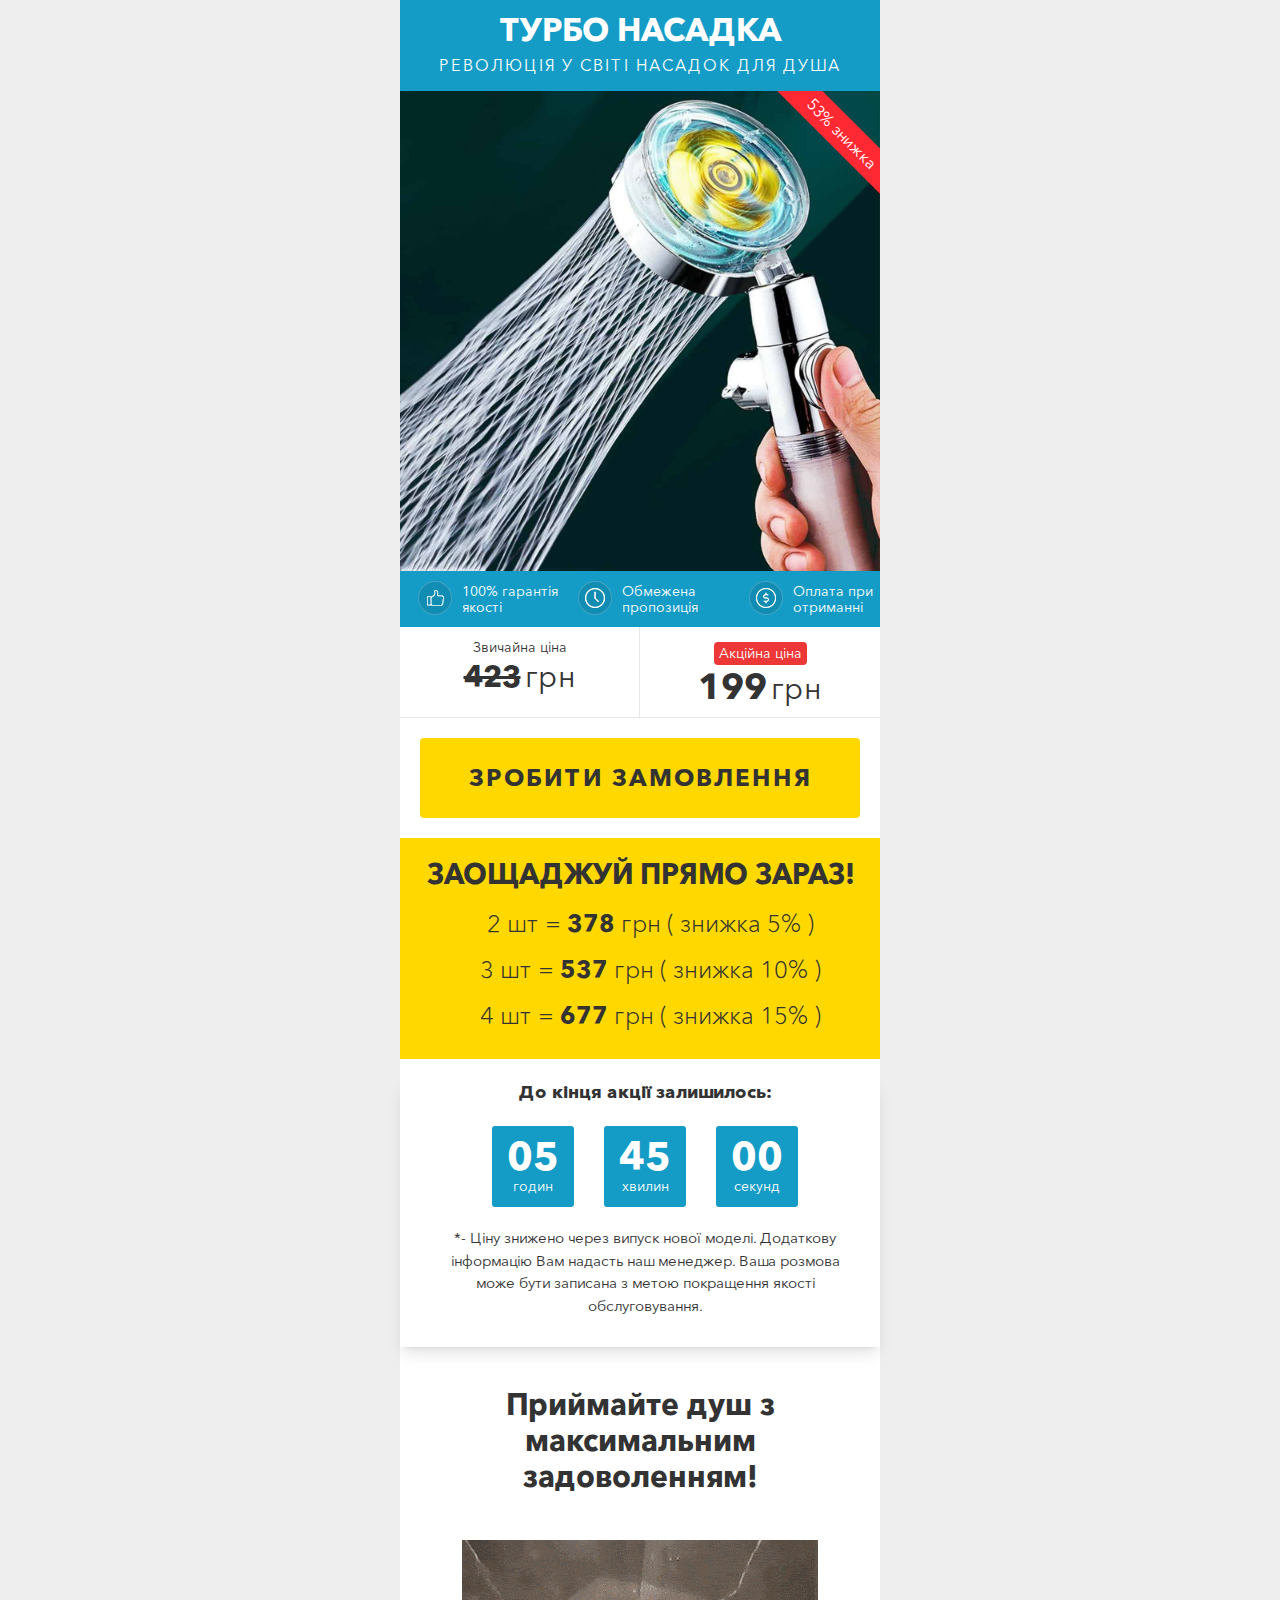
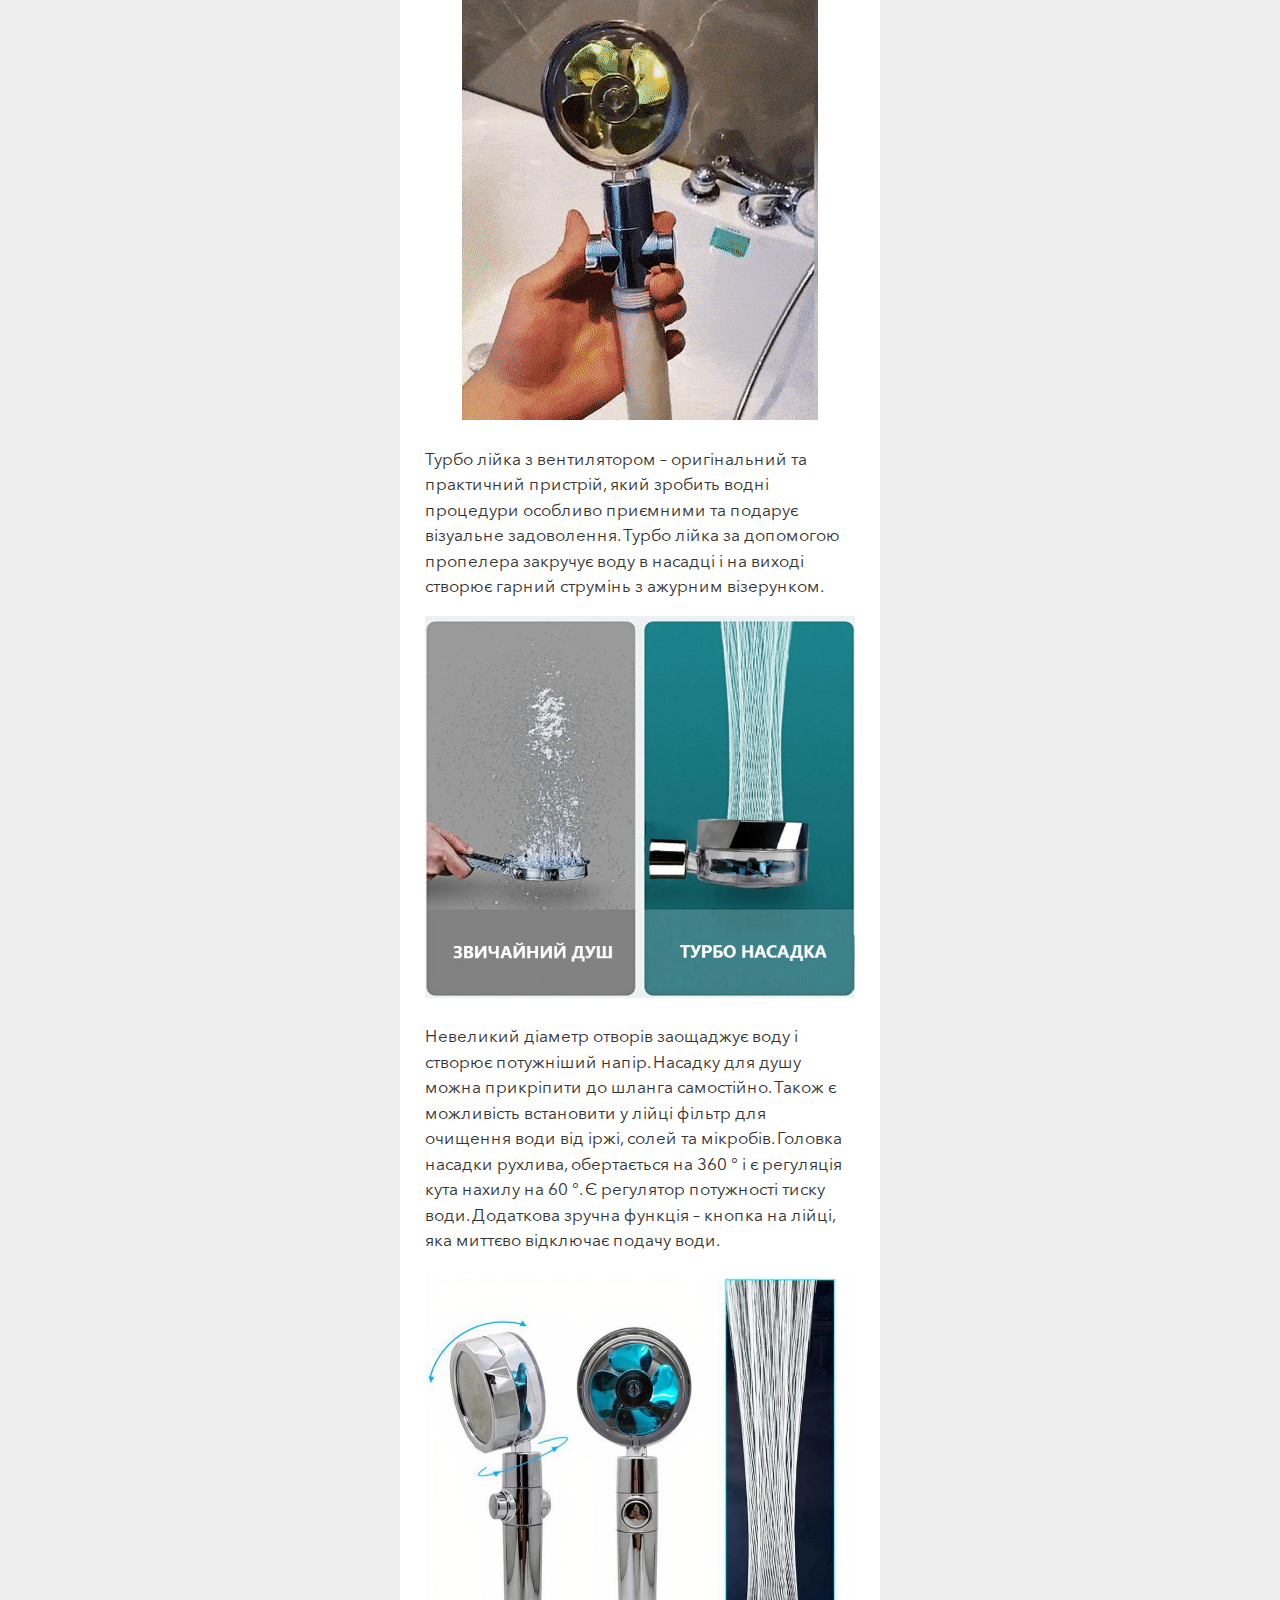
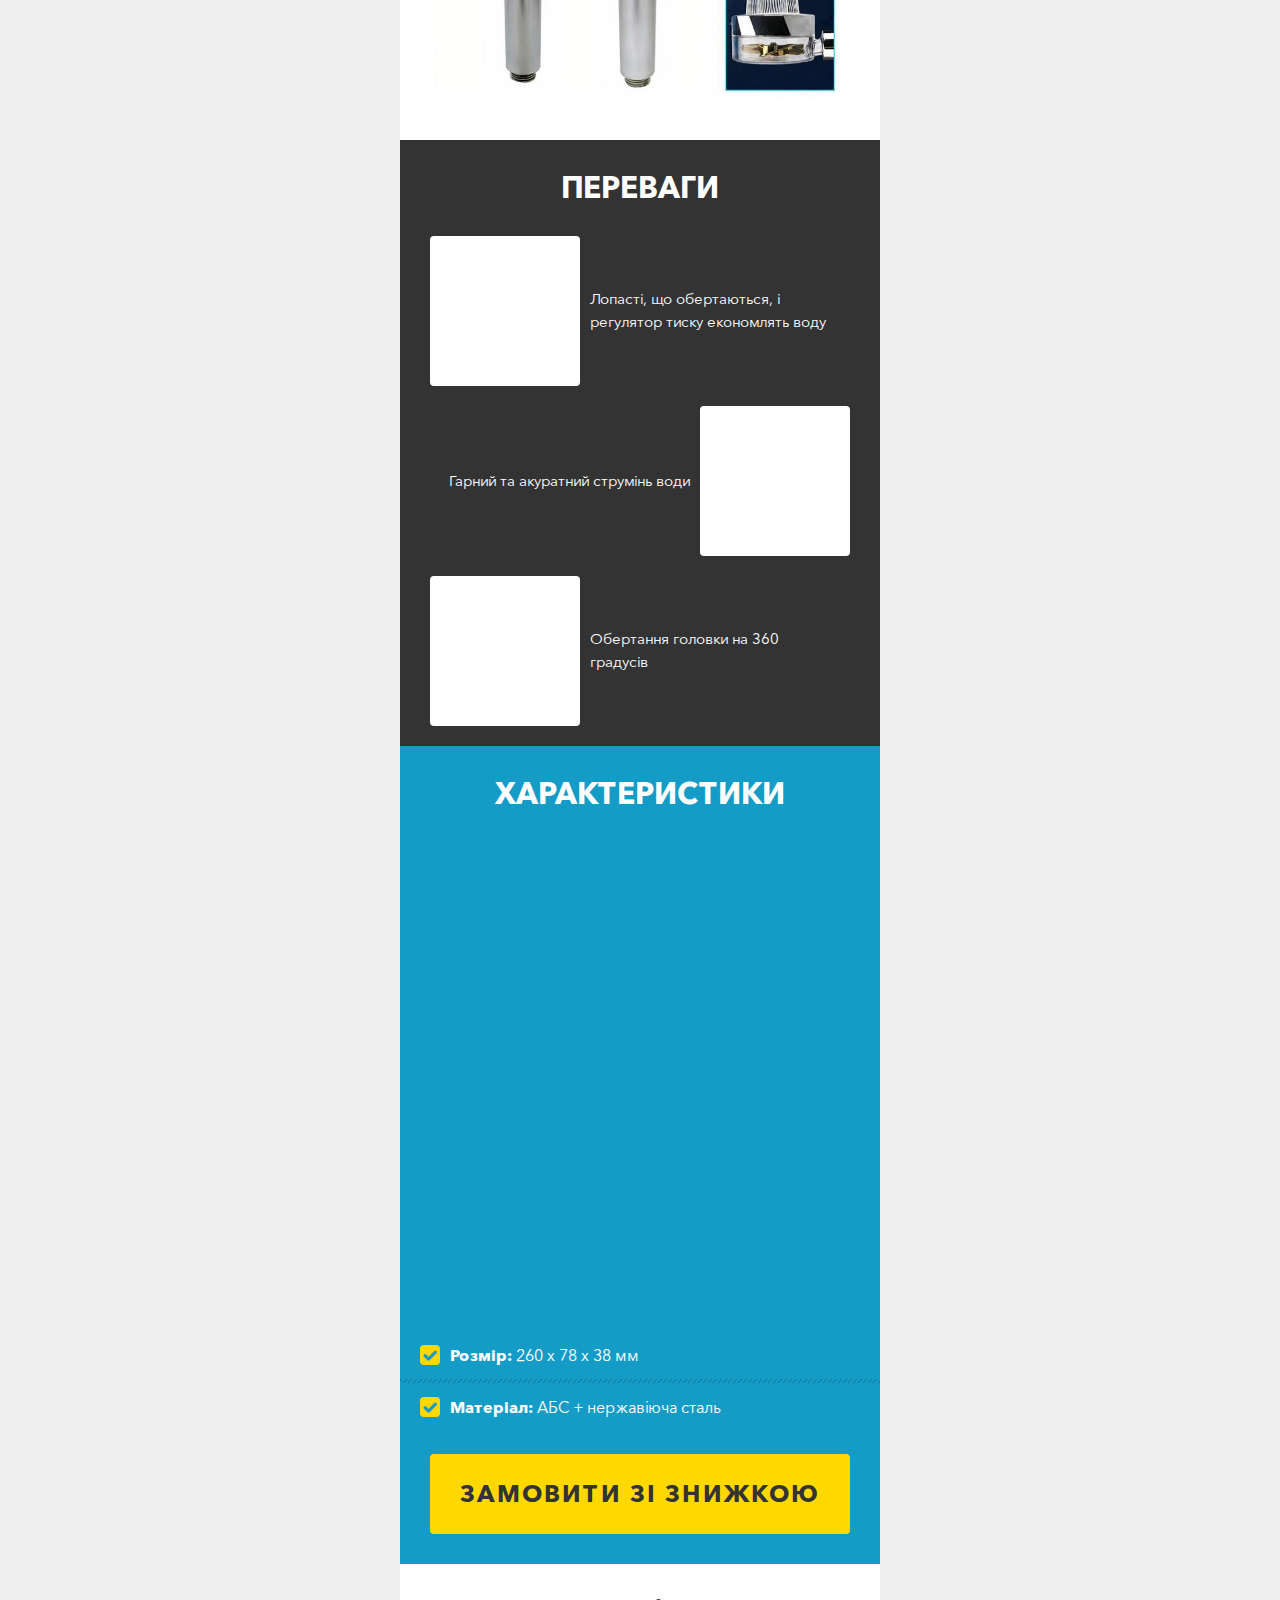
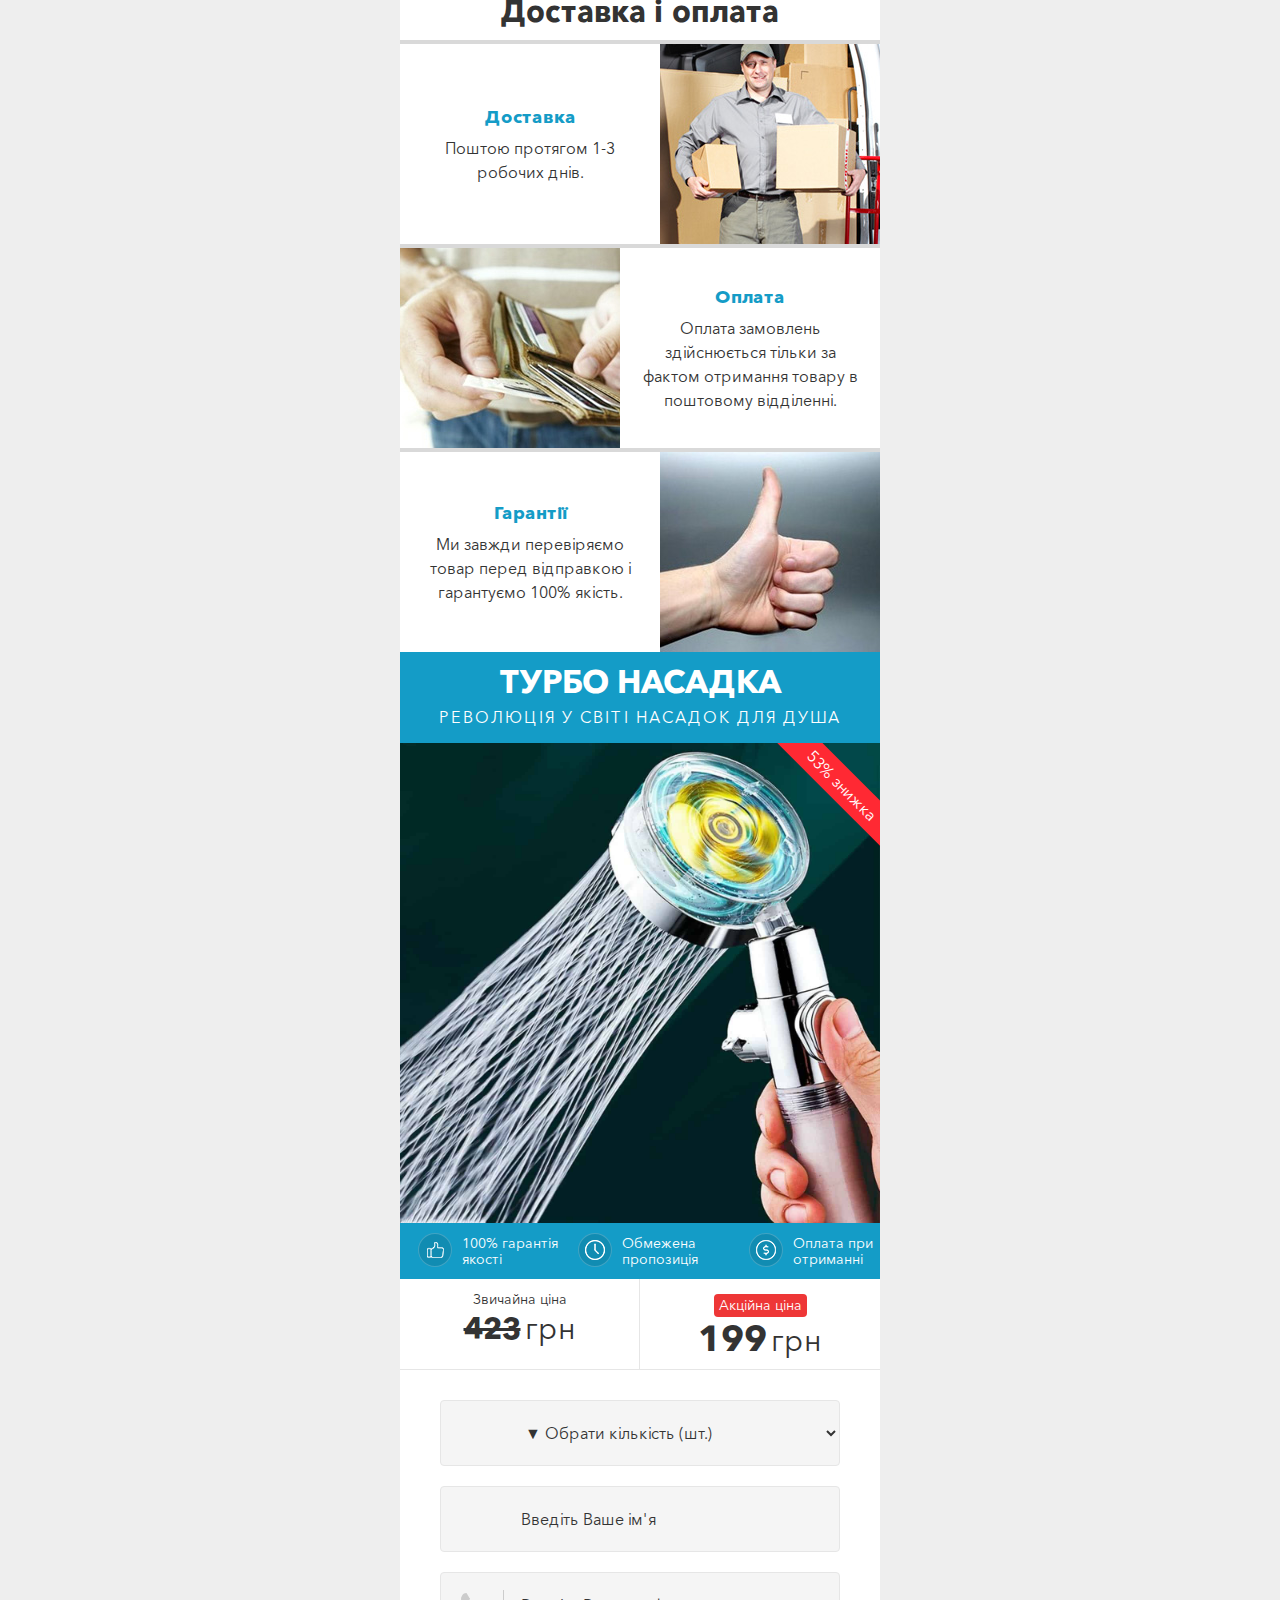
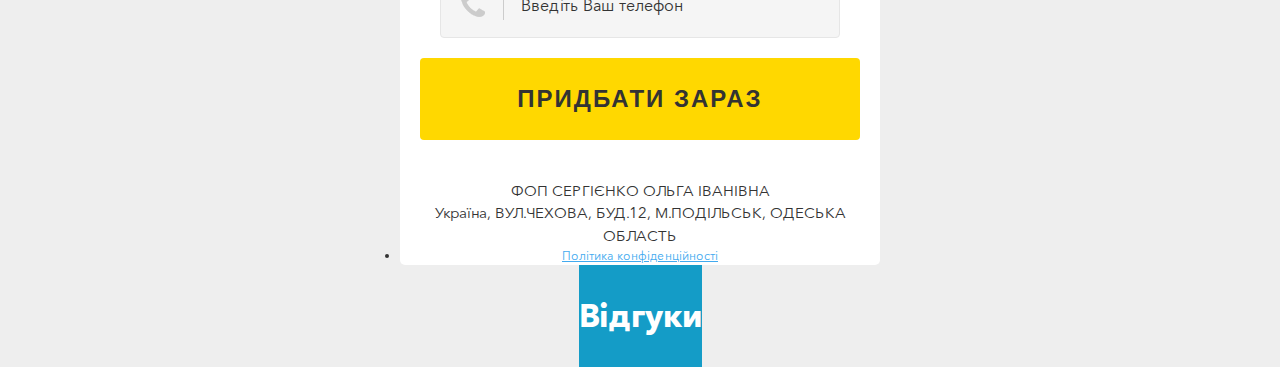
<file: turbo1/index.htm>
﻿<!DOCTYPE html><html lang="uk"><head>
	<meta charset="UTF-8">
	<meta name="viewport" content="width=480">
	<link rel="profile" href="https://gmpg.org/xfn/11">


	<title>ТУРБО НАСАДКА – NOBLINKO STORE</title>
<meta name="robots" content="max-image-preview:large">
<link rel="dns-prefetch" href="//unpkg.com">

<script async="" src="js/fbevents.js"></script>
<script src="js/wp-emoji-release.min.js" type="text/javascript" defer=""></script>
<style>
img.wp-smiley,
img.emoji {
	display: inline !important;
	border: none !important;
	box-shadow: none !important;
	height: 1em !important;
	width: 1em !important;
	margin: 0 0.07em !important;
	vertical-align: -0.1em !important;
	background: none !important;
	padding: 0 !important;
}
</style>
	<link rel="stylesheet" id="wp-block-library-css" href="css/style.min_1.css" media="all">
<link rel="stylesheet" id="classic-theme-styles-css" href="css/classic-themes.min.css" media="all">
<style id="global-styles-inline-css">
body{--wp--preset--color--black: #000000;--wp--preset--color--cyan-bluish-gray: #abb8c3;--wp--preset--color--white: #ffffff;--wp--preset--color--pale-pink: #f78da7;--wp--preset--color--vivid-red: #cf2e2e;--wp--preset--color--luminous-vivid-orange: #ff6900;--wp--preset--color--luminous-vivid-amber: #fcb900;--wp--preset--color--light-green-cyan: #7bdcb5;--wp--preset--color--vivid-green-cyan: #00d084;--wp--preset--color--pale-cyan-blue: #8ed1fc;--wp--preset--color--vivid-cyan-blue: #0693e3;--wp--preset--color--vivid-purple: #9b51e0;--wp--preset--gradient--vivid-cyan-blue-to-vivid-purple: linear-gradient(135deg,rgba(6,147,227,1) 0%,rgb(155,81,224) 100%);--wp--preset--gradient--light-green-cyan-to-vivid-green-cyan: linear-gradient(135deg,rgb(122,220,180) 0%,rgb(0,208,130) 100%);--wp--preset--gradient--luminous-vivid-amber-to-luminous-vivid-orange: linear-gradient(135deg,rgba(252,185,0,1) 0%,rgba(255,105,0,1) 100%);--wp--preset--gradient--luminous-vivid-orange-to-vivid-red: linear-gradient(135deg,rgba(255,105,0,1) 0%,rgb(207,46,46) 100%);--wp--preset--gradient--very-light-gray-to-cyan-bluish-gray: linear-gradient(135deg,rgb(238,238,238) 0%,rgb(169,184,195) 100%);--wp--preset--gradient--cool-to-warm-spectrum: linear-gradient(135deg,rgb(74,234,220) 0%,rgb(151,120,209) 20%,rgb(207,42,186) 40%,rgb(238,44,130) 60%,rgb(251,105,98) 80%,rgb(254,248,76) 100%);--wp--preset--gradient--blush-light-purple: linear-gradient(135deg,rgb(255,206,236) 0%,rgb(152,150,240) 100%);--wp--preset--gradient--blush-bordeaux: linear-gradient(135deg,rgb(254,205,165) 0%,rgb(254,45,45) 50%,rgb(107,0,62) 100%);--wp--preset--gradient--luminous-dusk: linear-gradient(135deg,rgb(255,203,112) 0%,rgb(199,81,192) 50%,rgb(65,88,208) 100%);--wp--preset--gradient--pale-ocean: linear-gradient(135deg,rgb(255,245,203) 0%,rgb(182,227,212) 50%,rgb(51,167,181) 100%);--wp--preset--gradient--electric-grass: linear-gradient(135deg,rgb(202,248,128) 0%,rgb(113,206,126) 100%);--wp--preset--gradient--midnight: linear-gradient(135deg,rgb(2,3,129) 0%,rgb(40,116,252) 100%);--wp--preset--duotone--dark-grayscale: url('turbo-nasadka.html#wp-duotone-dark-grayscale');--wp--preset--duotone--grayscale: url('turbo-nasadka.html#wp-duotone-grayscale');--wp--preset--duotone--purple-yellow: url('turbo-nasadka.html#wp-duotone-purple-yellow');--wp--preset--duotone--blue-red: url('turbo-nasadka.html#wp-duotone-blue-red');--wp--preset--duotone--midnight: url('turbo-nasadka.html#wp-duotone-midnight');--wp--preset--duotone--magenta-yellow: url('turbo-nasadka.html#wp-duotone-magenta-yellow');--wp--preset--duotone--purple-green: url('turbo-nasadka.html#wp-duotone-purple-green');--wp--preset--duotone--blue-orange: url('turbo-nasadka.html#wp-duotone-blue-orange');--wp--preset--font-size--small: 13px;--wp--preset--font-size--medium: 20px;--wp--preset--font-size--large: 36px;--wp--preset--font-size--x-large: 42px;--wp--preset--spacing--20: 0.44rem;--wp--preset--spacing--30: 0.67rem;--wp--preset--spacing--40: 1rem;--wp--preset--spacing--50: 1.5rem;--wp--preset--spacing--60: 2.25rem;--wp--preset--spacing--70: 3.38rem;--wp--preset--spacing--80: 5.06rem;}:where(.is-layout-flex){gap: 0.5em;}body .is-layout-flow > .alignleft{float: left;margin-inline-start: 0;margin-inline-end: 2em;}body .is-layout-flow > .alignright{float: right;margin-inline-start: 2em;margin-inline-end: 0;}body .is-layout-flow > .aligncenter{margin-left: auto !important;margin-right: auto !important;}body .is-layout-constrained > .alignleft{float: left;margin-inline-start: 0;margin-inline-end: 2em;}body .is-layout-constrained > .alignright{float: right;margin-inline-start: 2em;margin-inline-end: 0;}body .is-layout-constrained > .aligncenter{margin-left: auto !important;margin-right: auto !important;}body .is-layout-constrained > :where(:not(.alignleft):not(.alignright):not(.alignfull)){max-width: var(--wp--style--global--content-size);margin-left: auto !important;margin-right: auto !important;}body .is-layout-constrained > .alignwide{max-width: var(--wp--style--global--wide-size);}body .is-layout-flex{display: flex;}body .is-layout-flex{flex-wrap: wrap;align-items: center;}body .is-layout-flex > *{margin: 0;}:where(.wp-block-columns.is-layout-flex){gap: 2em;}.has-black-color{color: var(--wp--preset--color--black) !important;}.has-cyan-bluish-gray-color{color: var(--wp--preset--color--cyan-bluish-gray) !important;}.has-white-color{color: var(--wp--preset--color--white) !important;}.has-pale-pink-color{color: var(--wp--preset--color--pale-pink) !important;}.has-vivid-red-color{color: var(--wp--preset--color--vivid-red) !important;}.has-luminous-vivid-orange-color{color: var(--wp--preset--color--luminous-vivid-orange) !important;}.has-luminous-vivid-amber-color{color: var(--wp--preset--color--luminous-vivid-amber) !important;}.has-light-green-cyan-color{color: var(--wp--preset--color--light-green-cyan) !important;}.has-vivid-green-cyan-color{color: var(--wp--preset--color--vivid-green-cyan) !important;}.has-pale-cyan-blue-color{color: var(--wp--preset--color--pale-cyan-blue) !important;}.has-vivid-cyan-blue-color{color: var(--wp--preset--color--vivid-cyan-blue) !important;}.has-vivid-purple-color{color: var(--wp--preset--color--vivid-purple) !important;}.has-black-background-color{background-color: var(--wp--preset--color--black) !important;}.has-cyan-bluish-gray-background-color{background-color: var(--wp--preset--color--cyan-bluish-gray) !important;}.has-white-background-color{background-color: var(--wp--preset--color--white) !important;}.has-pale-pink-background-color{background-color: var(--wp--preset--color--pale-pink) !important;}.has-vivid-red-background-color{background-color: var(--wp--preset--color--vivid-red) !important;}.has-luminous-vivid-orange-background-color{background-color: var(--wp--preset--color--luminous-vivid-orange) !important;}.has-luminous-vivid-amber-background-color{background-color: var(--wp--preset--color--luminous-vivid-amber) !important;}.has-light-green-cyan-background-color{background-color: var(--wp--preset--color--light-green-cyan) !important;}.has-vivid-green-cyan-background-color{background-color: var(--wp--preset--color--vivid-green-cyan) !important;}.has-pale-cyan-blue-background-color{background-color: var(--wp--preset--color--pale-cyan-blue) !important;}.has-vivid-cyan-blue-background-color{background-color: var(--wp--preset--color--vivid-cyan-blue) !important;}.has-vivid-purple-background-color{background-color: var(--wp--preset--color--vivid-purple) !important;}.has-black-border-color{border-color: var(--wp--preset--color--black) !important;}.has-cyan-bluish-gray-border-color{border-color: var(--wp--preset--color--cyan-bluish-gray) !important;}.has-white-border-color{border-color: var(--wp--preset--color--white) !important;}.has-pale-pink-border-color{border-color: var(--wp--preset--color--pale-pink) !important;}.has-vivid-red-border-color{border-color: var(--wp--preset--color--vivid-red) !important;}.has-luminous-vivid-orange-border-color{border-color: var(--wp--preset--color--luminous-vivid-orange) !important;}.has-luminous-vivid-amber-border-color{border-color: var(--wp--preset--color--luminous-vivid-amber) !important;}.has-light-green-cyan-border-color{border-color: var(--wp--preset--color--light-green-cyan) !important;}.has-vivid-green-cyan-border-color{border-color: var(--wp--preset--color--vivid-green-cyan) !important;}.has-pale-cyan-blue-border-color{border-color: var(--wp--preset--color--pale-cyan-blue) !important;}.has-vivid-cyan-blue-border-color{border-color: var(--wp--preset--color--vivid-cyan-blue) !important;}.has-vivid-purple-border-color{border-color: var(--wp--preset--color--vivid-purple) !important;}.has-vivid-cyan-blue-to-vivid-purple-gradient-background{background: var(--wp--preset--gradient--vivid-cyan-blue-to-vivid-purple) !important;}.has-light-green-cyan-to-vivid-green-cyan-gradient-background{background: var(--wp--preset--gradient--light-green-cyan-to-vivid-green-cyan) !important;}.has-luminous-vivid-amber-to-luminous-vivid-orange-gradient-background{background: var(--wp--preset--gradient--luminous-vivid-amber-to-luminous-vivid-orange) !important;}.has-luminous-vivid-orange-to-vivid-red-gradient-background{background: var(--wp--preset--gradient--luminous-vivid-orange-to-vivid-red) !important;}.has-very-light-gray-to-cyan-bluish-gray-gradient-background{background: var(--wp--preset--gradient--very-light-gray-to-cyan-bluish-gray) !important;}.has-cool-to-warm-spectrum-gradient-background{background: var(--wp--preset--gradient--cool-to-warm-spectrum) !important;}.has-blush-light-purple-gradient-background{background: var(--wp--preset--gradient--blush-light-purple) !important;}.has-blush-bordeaux-gradient-background{background: var(--wp--preset--gradient--blush-bordeaux) !important;}.has-luminous-dusk-gradient-background{background: var(--wp--preset--gradient--luminous-dusk) !important;}.has-pale-ocean-gradient-background{background: var(--wp--preset--gradient--pale-ocean) !important;}.has-electric-grass-gradient-background{background: var(--wp--preset--gradient--electric-grass) !important;}.has-midnight-gradient-background{background: var(--wp--preset--gradient--midnight) !important;}.has-small-font-size{font-size: var(--wp--preset--font-size--small) !important;}.has-medium-font-size{font-size: var(--wp--preset--font-size--medium) !important;}.has-large-font-size{font-size: var(--wp--preset--font-size--large) !important;}.has-x-large-font-size{font-size: var(--wp--preset--font-size--x-large) !important;}
.wp-block-navigation a:where(:not(.wp-element-button)){color: inherit;}
:where(.wp-block-columns.is-layout-flex){gap: 2em;}
.wp-block-pullquote{font-size: 1.5em;line-height: 1.6;}
</style>
<link rel="stylesheet" id="contact-form-7-css" href="css/styles.css" media="all">
<link rel="stylesheet" id="wp-components-css" href="css/style.min.css" media="all">
<link rel="stylesheet" id="lottiefiles-css-css" href="css/lottiefiles-frontend.css.css" media="all">
<link rel="stylesheet" id="tovarka-style-css" href="css/style.css" media="all">
<link rel="stylesheet" id="swiper-slider-css" href="css/swiper-bundle.min.css" media="screen">
<link rel="stylesheet" id="landing-font-css" href="css/fonts.css" media="screen">
<link rel="stylesheet" id="landing-design-css" href="css/landing-style-2.css" media="screen">
<script src="js/frontend-helper.js" id="lottiefiles-block-frontend-js"></script>
<script src="js/countdown.js" id="countdown-js"></script>

<meta name="generator" content="WordPress 6.1.1">



<link rel="icon" href="images/cropped-1%C3%91_%C3%91_-1-150x150.jpg" sizes="32x32">
<link rel="icon" href="images/cropped-1%C3%91_%C3%91_-1-300x300.jpg" sizes="192x192">
<link rel="apple-touch-icon" href="images/cropped-1%C3%91_%C3%91_-1-300x300.jpg">

<!-- Meta Pixel Code -->
<script>
  !function(f,b,e,v,n,t,s)
  {if(f.fbq)return;n=f.fbq=function(){n.callMethod?
  n.callMethod.apply(n,arguments):n.queue.push(arguments)};
  if(!f._fbq)f._fbq=n;n.push=n;n.loaded=!0;n.version='2.0';
  n.queue=[];t=b.createElement(e);t.async=!0;
  t.src=v;s=b.getElementsByTagName(e)[0];
  s.parentNode.insertBefore(t,s)}(window, document,'script',
  'https://connect.facebook.net/en_US/fbevents.js');
  fbq('init', '706751837618585');
  fbq('track', 'PageView');
</script>
<noscript><img height="1" width="1" style="display:none" src="tr?id=706751837618585&ev=PageView&noscript=1"></noscript>
<!-- End Meta Pixel Code -->

<!-- Meta Pixel Code -->
<script>
  !function(f,b,e,v,n,t,s)
  {if(f.fbq)return;n=f.fbq=function(){n.callMethod?
  n.callMethod.apply(n,arguments):n.queue.push(arguments)};
  if(!f._fbq)f._fbq=n;n.push=n;n.loaded=!0;n.version='2.0';
  n.queue=[];t=b.createElement(e);t.async=!0;
  t.src=v;s=b.getElementsByTagName(e)[0];
  s.parentNode.insertBefore(t,s)}(window, document,'script',
  'https://connect.facebook.net/en_US/fbevents.js');
  fbq('init', '488825193456862');
  fbq('track', 'PageView');
</script>
<noscript><img height="1" width="1" style="display:none" src="tr-1?id=488825193456862&ev=PageView&noscript=1"></noscript>
<!-- End Meta Pixel Code -->

<!-- Meta Pixel Code -->
<script>
  !function(f,b,e,v,n,t,s)
  {if(f.fbq)return;n=f.fbq=function(){n.callMethod?
  n.callMethod.apply(n,arguments):n.queue.push(arguments)};
  if(!f._fbq)f._fbq=n;n.push=n;n.loaded=!0;n.version='2.0';
  n.queue=[];t=b.createElement(e);t.async=!0;
  t.src=v;s=b.getElementsByTagName(e)[0];
  s.parentNode.insertBefore(t,s)}(window, document,'script',
  'https://connect.facebook.net/en_US/fbevents.js');
  fbq('init', '941674516841346');
  fbq('track', 'PageView');
</script>
<noscript><img height="1" width="1" style="display:none" src="tr-2?id=941674516841346&ev=PageView&noscript=1"></noscript>
<!-- End Meta Pixel Code -->

</head>

<body class="post-template-default single single-post postid-3152 single-format-standard">

	<?php
	        include 'process.php';?>

<svg xmlns="http://www.w3.org/2000/svg" viewbox="0 0 0 0" width="0" height="0" focusable="false" role="none" style="visibility: hidden; position: absolute; left: -9999px; overflow: hidden;"><defs><filter id="wp-duotone-dark-grayscale"><fecolormatrix color-interpolation-filters="sRGB" type="matrix" values=" .299 .587 .114 0 0 .299 .587 .114 0 0 .299 .587 .114 0 0 .299 .587 .114 0 0 "></fecolormatrix><fecomponenttransfer color-interpolation-filters="sRGB"><fefuncr type="table" tablevalues="0 0.49803921568627"></fefuncr><fefuncg type="table" tablevalues="0 0.49803921568627"></fefuncg><fefuncb type="table" tablevalues="0 0.49803921568627"></fefuncb><fefunca type="table" tablevalues="1 1"></fefunca></fecomponenttransfer><fecomposite in2="SourceGraphic" operator="in"></fecomposite></filter></defs></svg><svg xmlns="http://www.w3.org/2000/svg" viewbox="0 0 0 0" width="0" height="0" focusable="false" role="none" style="visibility: hidden; position: absolute; left: -9999px; overflow: hidden;"><defs><filter id="wp-duotone-grayscale"><fecolormatrix color-interpolation-filters="sRGB" type="matrix" values=" .299 .587 .114 0 0 .299 .587 .114 0 0 .299 .587 .114 0 0 .299 .587 .114 0 0 "></fecolormatrix><fecomponenttransfer color-interpolation-filters="sRGB"><fefuncr type="table" tablevalues="0 1"></fefuncr><fefuncg type="table" tablevalues="0 1"></fefuncg><fefuncb type="table" tablevalues="0 1"></fefuncb><fefunca type="table" tablevalues="1 1"></fefunca></fecomponenttransfer><fecomposite in2="SourceGraphic" operator="in"></fecomposite></filter></defs></svg><svg xmlns="http://www.w3.org/2000/svg" viewbox="0 0 0 0" width="0" height="0" focusable="false" role="none" style="visibility: hidden; position: absolute; left: -9999px; overflow: hidden;"><defs><filter id="wp-duotone-purple-yellow"><fecolormatrix color-interpolation-filters="sRGB" type="matrix" values=" .299 .587 .114 0 0 .299 .587 .114 0 0 .299 .587 .114 0 0 .299 .587 .114 0 0 "></fecolormatrix><fecomponenttransfer color-interpolation-filters="sRGB"><fefuncr type="table" tablevalues="0.54901960784314 0.98823529411765"></fefuncr><fefuncg type="table" tablevalues="0 1"></fefuncg><fefuncb type="table" tablevalues="0.71764705882353 0.25490196078431"></fefuncb><fefunca type="table" tablevalues="1 1"></fefunca></fecomponenttransfer><fecomposite in2="SourceGraphic" operator="in"></fecomposite></filter></defs></svg><svg xmlns="http://www.w3.org/2000/svg" viewbox="0 0 0 0" width="0" height="0" focusable="false" role="none" style="visibility: hidden; position: absolute; left: -9999px; overflow: hidden;"><defs><filter id="wp-duotone-blue-red"><fecolormatrix color-interpolation-filters="sRGB" type="matrix" values=" .299 .587 .114 0 0 .299 .587 .114 0 0 .299 .587 .114 0 0 .299 .587 .114 0 0 "></fecolormatrix><fecomponenttransfer color-interpolation-filters="sRGB"><fefuncr type="table" tablevalues="0 1"></fefuncr><fefuncg type="table" tablevalues="0 0.27843137254902"></fefuncg><fefuncb type="table" tablevalues="0.5921568627451 0.27843137254902"></fefuncb><fefunca type="table" tablevalues="1 1"></fefunca></fecomponenttransfer><fecomposite in2="SourceGraphic" operator="in"></fecomposite></filter></defs></svg><svg xmlns="http://www.w3.org/2000/svg" viewbox="0 0 0 0" width="0" height="0" focusable="false" role="none" style="visibility: hidden; position: absolute; left: -9999px; overflow: hidden;"><defs><filter id="wp-duotone-midnight"><fecolormatrix color-interpolation-filters="sRGB" type="matrix" values=" .299 .587 .114 0 0 .299 .587 .114 0 0 .299 .587 .114 0 0 .299 .587 .114 0 0 "></fecolormatrix><fecomponenttransfer color-interpolation-filters="sRGB"><fefuncr type="table" tablevalues="0 0"></fefuncr><fefuncg type="table" tablevalues="0 0.64705882352941"></fefuncg><fefuncb type="table" tablevalues="0 1"></fefuncb><fefunca type="table" tablevalues="1 1"></fefunca></fecomponenttransfer><fecomposite in2="SourceGraphic" operator="in"></fecomposite></filter></defs></svg><svg xmlns="http://www.w3.org/2000/svg" viewbox="0 0 0 0" width="0" height="0" focusable="false" role="none" style="visibility: hidden; position: absolute; left: -9999px; overflow: hidden;"><defs><filter id="wp-duotone-magenta-yellow"><fecolormatrix color-interpolation-filters="sRGB" type="matrix" values=" .299 .587 .114 0 0 .299 .587 .114 0 0 .299 .587 .114 0 0 .299 .587 .114 0 0 "></fecolormatrix><fecomponenttransfer color-interpolation-filters="sRGB"><fefuncr type="table" tablevalues="0.78039215686275 1"></fefuncr><fefuncg type="table" tablevalues="0 0.94901960784314"></fefuncg><fefuncb type="table" tablevalues="0.35294117647059 0.47058823529412"></fefuncb><fefunca type="table" tablevalues="1 1"></fefunca></fecomponenttransfer><fecomposite in2="SourceGraphic" operator="in"></fecomposite></filter></defs></svg><svg xmlns="http://www.w3.org/2000/svg" viewbox="0 0 0 0" width="0" height="0" focusable="false" role="none" style="visibility: hidden; position: absolute; left: -9999px; overflow: hidden;"><defs><filter id="wp-duotone-purple-green"><fecolormatrix color-interpolation-filters="sRGB" type="matrix" values=" .299 .587 .114 0 0 .299 .587 .114 0 0 .299 .587 .114 0 0 .299 .587 .114 0 0 "></fecolormatrix><fecomponenttransfer color-interpolation-filters="sRGB"><fefuncr type="table" tablevalues="0.65098039215686 0.40392156862745"></fefuncr><fefuncg type="table" tablevalues="0 1"></fefuncg><fefuncb type="table" tablevalues="0.44705882352941 0.4"></fefuncb><fefunca type="table" tablevalues="1 1"></fefunca></fecomponenttransfer><fecomposite in2="SourceGraphic" operator="in"></fecomposite></filter></defs></svg><svg xmlns="http://www.w3.org/2000/svg" viewbox="0 0 0 0" width="0" height="0" focusable="false" role="none" style="visibility: hidden; position: absolute; left: -9999px; overflow: hidden;"><defs><filter id="wp-duotone-blue-orange"><fecolormatrix color-interpolation-filters="sRGB" type="matrix" values=" .299 .587 .114 0 0 .299 .587 .114 0 0 .299 .587 .114 0 0 .299 .587 .114 0 0 "></fecolormatrix><fecomponenttransfer color-interpolation-filters="sRGB"><fefuncr type="table" tablevalues="0.098039215686275 1"></fefuncr><fefuncg type="table" tablevalues="0 0.66274509803922"></fefuncg><fefuncb type="table" tablevalues="0.84705882352941 0.41960784313725"></fefuncb><fefunca type="table" tablevalues="1 1"></fefunca></fecomponenttransfer><fecomposite in2="SourceGraphic" operator="in"></fecomposite></filter></defs></svg><div id="page" class="site">
    <div class="content-wrap">
        <div class="top-card-wrap">


<div class="item-card">
    <div class="header">
                <h2 class="product-subtitle">РЕВОЛЮЦІЯ У СВІТІ НАСАДОК ДЛЯ ДУША</h2>
                <h1 class="product-title">ТУРБО НАСАДКА</h1>
    </div>
    <div class="featured-media">
                    <div class="discount">53% знижка</div>
                <img width="1200" height="1200" src="images/55.jpeg" class="attachment-full size-full" alt="" decoding="async" loading="lazy">    </div>
            <div class="benefits_list clearfix">
            <div class="benefit_item">100% гарантія якості</div>
            <div class="benefit_item">Обмежена пропозиція</div>
            <div class="benefit_item">Оплата при отриманні</div>
        </div>


            <div class="pricing-block">
                            <div class="old-price">
                    <span>Звичайна ціна</span>
                    <strong>423</strong>
                    <small>грн</small>
                </div>

                            <div class="new-price">
                    <span>Акційна ціна</span>
                    <strong>199</strong>
                    <small>грн</small>
                </div>
                    </div>
    </div>

                                    <div class="order-button margin20">
                <a href="#order_form" class="big-button">ЗРОБИТИ ЗАМОВЛЕННЯ</a>
            </div>

            <div class="number-discount">
    <h3 class="block-title">ЗАОЩАДЖУЙ ПРЯМО ЗАРАЗ!</h3>
    <ol role="list" class="discount-list">
        <li>2 шт = <strong>378</strong> грн ( знижка 5% )</li><li>3 шт = <strong>537</strong> грн ( знижка 10% )</li><li>4 шт = <strong>677</strong> грн ( знижка 15% )</li>    </ol>
</div>            <div class="countdown">
    <h4>До кінця акції залишилось:</h4>
    <div class="value">
        <span class="js-countdown" data-timer="20700" data-labels="день, годин, хвилин, секунд"></span>
    </div>
    <div class="countdown-text">

                    <p>*- Цiну знижено через випуск нової моделi. Додаткову iнформацiю Вам надасть наш менеджер. Ваша розмова може бути записана з метою покращення якостi обслуговування.</p>
            </div>
</div>
        </div>
    <div class="product-description">
        <h2 class="title">Приймайте душ з максимальним задоволенням!</h2>
        <div class="presentation-wrap">
        <div class="presentation">
            <p><img decoding="async" loading="lazy" class="aligncenter wp-image-1866 size-full" src="images/480.gif" alt="" width="356" height="480"></p>
<p>Турбо лійка з вентилятором – оригінальний та практичний пристрій, який зробить водні процедури особливо приємними та подарує візуальне задоволення. Турбо лійка за допомогою пропелера закручує воду в насадці і на виході створює гарний струмінь з ажурним візерунком.</p>
<p><img decoding="async" class="image_bottom aligncenter" src="images/30.jpg" alt=""></p>
<p>Невеликий діаметр отворів заощаджує воду і створює потужніший напір. Насадку для душу можна прикріпити до шланга самостійно. Також є можливість встановити у лійці фільтр для очищення води від іржі, солей та мікробів. Головка насадки рухлива, обертається на 360 ° і є регуляція кута нахилу на 60 °. Є регулятор потужності тиску води. Додаткова зручна функція – кнопка на лійці, яка миттєво відключає подачу води.</p>
<p><img decoding="async" class="image_bottom" src="images/58.jpg" alt=""></p>
        </div>

                </div>
    </div>

               <div class="features-block">

<h1 class="title">ПЕРЕВАГИ</h1>
    <div class="feature-item-wrap">
    <div class="feature-item">
        <div class="feature-image"><img width="799" height="799" src="images/32.jpeg" class="attachment-full size-full" alt="" decoding="async" loading="lazy"></div>
        <div class="feature-text">

            <div class="feature-description"><p>Лопасті, що обертаються, і регулятор тиску економлять воду</p>
</div>
        </div>
    </div>
    <div class="feature-item">
        <div class="feature-image"><img width="1104" height="1104" src="images/38.jpeg" class="attachment-full size-full" alt="" decoding="async" loading="lazy"></div>
        <div class="feature-text">

            <div class="feature-description"><p>Гарний та акуратний струмінь води</p>
</div>
        </div>
    </div>
    <div class="feature-item">
        <div class="feature-image"><img width="799" height="799" src="images/59.jpeg" class="attachment-full size-full" alt="" decoding="async" loading="lazy"></div>
        <div class="feature-text">

            <div class="feature-description"><p>Обертання головки на 360 градусів</p>
</div>
        </div>
    </div>
    </div>
</div>


        <div class="specifications">

        <h2 class="title">ХАРАКТЕРИСТИКИ</h2>

                <div class="image">
           <img width="743" height="743" src="images/35.jpeg" class="attachment-full size-full" alt="" decoding="async" loading="lazy">        </div>

        <ul role="list" class="characteristics__list">
                            <li>
                    <b>Розмір:</b>
                    <span>260 х 78 х 38 мм</span>
                </li>
                            <li>
                    <b>Матеріал:</b>
                    <span>АБС + нержавіюча сталь</span>
                </li>
                    </ul>

        <div class="order-button margin30">
            <a href="#order_form" class="big-button">ЗАМОВИТИ ЗІ ЗНИЖКОЮ</a>
        </div>

    </div>



        <section class="order_info2_section">
    <h2 class="title">Доставка і оплата</h2>
    <div class="order_info_list2">
        <div class="info_item">
            <img src="images/order_info2__delivery_image.jpg" alt="">
            <div class="text_block">
                <h4>Доставка</h4>
                <p>Поштою  протягом 1-3 робочих днів.</p>
            </div>
        </div>
        <div class="info_item">
            <img src="images/order_info2__payment_image.jpg" alt="">
            <div class="text_block">
                <h4>Оплата</h4>
                <p>Оплата замовлень здійснюється тільки за фактом отримання товару в поштовому відділенні.</p>
            </div>
        </div>
        <div class="info_item">
            <img src="images/order_info2__guarantee_image.jpg" alt="">
            <div class="text_block">
                <h4>Гарантії</h4>
                <p>Ми завжди перевіряємо товар перед відправкою і гарантуємо 100% якість.</p>
            </div>
        </div>
    </div>
</section>
        <div class="top-card-wrap">


<div class="item-card">
    <div class="header">
                <h2 class="product-subtitle">РЕВОЛЮЦІЯ У СВІТІ НАСАДОК ДЛЯ ДУША</h2>
                <h1 class="product-title">ТУРБО НАСАДКА</h1>
    </div>
    <div class="featured-media">
                    <div class="discount">53% знижка</div>
                <img width="1200" height="1200" src="images/55.jpeg" class="attachment-full size-full" alt="" decoding="async" loading="lazy">    </div>
            <div class="benefits_list clearfix">
            <div class="benefit_item">100% гарантія якості</div>
            <div class="benefit_item">Обмежена пропозиція</div>
            <div class="benefit_item">Оплата при отриманні</div>
        </div>


            <div class="pricing-block">
                            <div class="old-price">
                    <span>Звичайна ціна</span>
                    <strong>423</strong>
                    <small>грн</small>
                </div>

                            <div class="new-price">
                    <span>Акційна ціна</span>
                    <strong>199</strong>
                    <small>грн</small>
                </div>
                    </div>
    </div>

            <div class="contact-form" id="order_form">

                <div class="oreder-form">
                    <div class="wpcf7 no-js" id="wpcf7-f97-o1" lang="uk" dir="ltr">
<div class="screen-reader-response"><p role="status" aria-live="polite" aria-atomic="true"></p> <ul></ul></div>
<form action="zakaz.php" method="post" class="wpcf7-form init" aria-label="Contact form" novalidate="novalidate" data-status="init">
<div style="display: none;">
<input type="hidden" name="_wpcf7" value="97">
<input type="hidden" name="_wpcf7_version" value="5.7.2">
<input type="hidden" name="_wpcf7_locale" value="uk">
<input type="hidden" name="_wpcf7_unit_tag" value="wpcf7-f97-o1">
<input type="hidden" name="_wpcf7_container_post" value="0">
<input type="hidden" name="_wpcf7_posted_data_hash" value="">
<input type="hidden" name="crm_office" value="58">
<input type="hidden" name="item_id" value="404">
<input type="hidden" name="item_name" value="РЕВОЛЮЦІЯ У СВІТІ НАСАДОК ДЛЯ ДУША - ТУРБО НАСАДКА">
<input type="hidden" name="item_price" value="399">
<input type="hidden" name="quantity" value="1">
</div>
<span class="wpcf7-form-control-wrap" data-name="select-discount"><select name="comment" class="input select-discount" id="select-discount"><option value="199" data-number="1" selected="">▼ Обрати кiлькiсть (шт.)</option><option value="1 шт = 199 грн" data-number="1">1 шт = 199 грн ( Без знижки )</option><option value="2 шт = 378" data-number="2">2 шт = 378 грн ( знижка 5% )</option><option value="3 шт = 537 грн" data-number="3">3 шт = 537 грн ( знижка 10% )</option><option value="4 шт = 677 грн" data-number="4">4 шт = 677 грн ( знижка 15% )</option></select></span>

<span class="wpcf7-form-control-wrap" data-name="name"><input size="40" class="wpcf7-form-control wpcf7-text wpcf7-validates-as-required field" aria-required="true" aria-invalid="false" placeholder="Ввeдіть Ваше ім'я" value="" type="text" name="name"></span>

<span class="wpcf7-form-control-wrap" data-name="phone"><input size="40" class="wpcf7-form-control wpcf7-text wpcf7-tel wpcf7-validates-as-required wpcf7-validates-as-tel field" aria-required="true" aria-invalid="false" placeholder="Ввeдіть Вaш тeлeфoн" value="" type="tel" name="phone"></span>

<button class="big-button button-submit">Придбати зараз</button><div class="wpcf7-response-output" aria-hidden="true"></div></form></div>                </div>
            </div>
        </div>


<footer class="footer">

    <div class="footer-text"><p style="text-align: center;">ФОП СЕРГІЄНКО ОЛЬГА ІВАНІВНА<br>
Україна, ВУЛ.ЧЕХОВА, БУД.12, М.ПОДІЛЬСЬК, ОДЕСЬКА ОБЛАСТЬ<br>

</p></div>

<li id="menu-item-116" class="menu-item menu-item-type-post_type menu-item-object-page menu-item-privacy-policy menu-item-116"><a href="privacy/index.html">Політика конфіденційності</a></li>

</footer></div>
</div>
    <script src="js/lottie-player.js" id="lottieFilesCDN-js"></script>
<script src="js/dotlottie-player.js" id="lottieFilesDLCDN-js"></script>
<script src="js/lottiefiles-interactivity.js" id="lottieFilesInteractivityCDN-js"></script>
<script src="js/index_1.js" id="swv-js"></script>

<script src="js/index.js" id="contact-form-7-js"></script>
<script src="js/swiper-bundle.min.js" id="swiper-slider-js"></script>




<div class="reviews">
		<h2>Відгуки</h2>
		<div class="carousel">
				<!-- Тут будуть відгуки -->
		</div>
</div>






</body></html>
</file>
<file: turbo1/css/style.min_1.css>
@charset "UTF-8";.wp-block-archives-dropdown label{display:block}.wp-block-avatar{box-sizing:border-box}.wp-block-avatar.aligncenter{text-align:center}.wp-block-audio{box-sizing:border-box}.wp-block-audio figcaption{margin-top:.5em;margin-bottom:1em}.wp-block-audio audio{width:100%;min-width:300px}.wp-block-button__link{cursor:pointer;display:inline-block;text-align:center;word-break:break-word;box-sizing:border-box}.wp-block-button__link.aligncenter{text-align:center}.wp-block-button__link.alignright{text-align:right}:where(.wp-block-button__link){box-shadow:none;text-decoration:none;border-radius:9999px;padding:calc(.667em + 2px) calc(1.333em + 2px)}.wp-block-button[style*=text-decoration] .wp-block-button__link{text-decoration:inherit}.wp-block-buttons>.wp-block-button.has-custom-width{max-width:none}.wp-block-buttons>.wp-block-button.has-custom-width .wp-block-button__link{width:100%}.wp-block-buttons>.wp-block-button.has-custom-font-size .wp-block-button__link{font-size:inherit}.wp-block-buttons>.wp-block-button.wp-block-button__width-25{width:calc(25% - var(--wp--style--block-gap, .5em)*0.75)}.wp-block-buttons>.wp-block-button.wp-block-button__width-50{width:calc(50% - var(--wp--style--block-gap, .5em)*0.5)}.wp-block-buttons>.wp-block-button.wp-block-button__width-75{width:calc(75% - var(--wp--style--block-gap, .5em)*0.25)}.wp-block-buttons>.wp-block-button.wp-block-button__width-100{width:100%;flex-basis:100%}.wp-block-buttons.is-vertical>.wp-block-button.wp-block-button__width-25{width:25%}.wp-block-buttons.is-vertical>.wp-block-button.wp-block-button__width-50{width:50%}.wp-block-buttons.is-vertical>.wp-block-button.wp-block-button__width-75{width:75%}.wp-block-button.is-style-squared,.wp-block-button__link.wp-block-button.is-style-squared{border-radius:0}.wp-block-button.no-border-radius,.wp-block-button__link.no-border-radius{border-radius:0!important}.wp-block-button.is-style-outline>.wp-block-button__link,.wp-block-button .wp-block-button__link.is-style-outline{border:2px solid;padding:.667em 1.333em}.wp-block-button.is-style-outline>.wp-block-button__link:not(.has-text-color),.wp-block-button .wp-block-button__link.is-style-outline:not(.has-text-color){color:currentColor}.wp-block-button.is-style-outline>.wp-block-button__link:not(.has-background),.wp-block-button .wp-block-button__link.is-style-outline:not(.has-background){background-color:transparent;background-image:none}.wp-block-buttons.is-vertical{flex-direction:column}.wp-block-buttons.is-vertical>.wp-block-button:last-child{margin-bottom:0}.wp-block-buttons>.wp-block-button{display:inline-block;margin:0}.wp-block-buttons.is-content-justification-left{justify-content:flex-start}.wp-block-buttons.is-content-justification-left.is-vertical{align-items:flex-start}.wp-block-buttons.is-content-justification-center{justify-content:center}.wp-block-buttons.is-content-justification-center.is-vertical{align-items:center}.wp-block-buttons.is-content-justification-right{justify-content:flex-end}.wp-block-buttons.is-content-justification-right.is-vertical{align-items:flex-end}.wp-block-buttons.is-content-justification-space-between{justify-content:space-between}.wp-block-buttons.aligncenter{text-align:center}.wp-block-buttons:not(.is-content-justification-space-between,.is-content-justification-right,.is-content-justification-left,.is-content-justification-center) .wp-block-button.aligncenter{margin-left:auto;margin-right:auto;width:100%}.wp-block-buttons[style*=text-decoration] .wp-block-button,.wp-block-buttons[style*=text-decoration] .wp-block-button__link{text-decoration:inherit}.wp-block-buttons.has-custom-font-size .wp-block-button__link{font-size:inherit}.wp-block-button.aligncenter,.wp-block-calendar{text-align:center}.wp-block-calendar tbody td,.wp-block-calendar th{padding:.25em;border:1px solid #ddd}.wp-block-calendar tfoot td{border:none}.wp-block-calendar table{width:100%;border-collapse:collapse}.wp-block-calendar table th{font-weight:400;background:#ddd}.wp-block-calendar a{text-decoration:underline}.wp-block-calendar table caption,.wp-block-calendar table tbody{color:#40464d}.wp-block-categories{box-sizing:border-box}.wp-block-categories.alignleft{margin-right:2em}.wp-block-categories.alignright{margin-left:2em}.wp-block-code{box-sizing:border-box}.wp-block-code code{display:block;font-family:inherit;overflow-wrap:break-word;white-space:pre-wrap}.wp-block-columns{display:flex;margin-bottom:1.75em;box-sizing:border-box;flex-wrap:wrap!important;align-items:normal!important}@media (min-width:782px){.wp-block-columns{flex-wrap:nowrap!important}}.wp-block-columns.are-vertically-aligned-top{align-items:flex-start}.wp-block-columns.are-vertically-aligned-center{align-items:center}.wp-block-columns.are-vertically-aligned-bottom{align-items:flex-end}@media (max-width:781px){.wp-block-columns:not(.is-not-stacked-on-mobile)>.wp-block-column{flex-basis:100%!important}}@media (min-width:782px){.wp-block-columns:not(.is-not-stacked-on-mobile)>.wp-block-column{flex-basis:0;flex-grow:1}.wp-block-columns:not(.is-not-stacked-on-mobile)>.wp-block-column[style*=flex-basis]{flex-grow:0}}.wp-block-columns.is-not-stacked-on-mobile{flex-wrap:nowrap!important}.wp-block-columns.is-not-stacked-on-mobile>.wp-block-column{flex-basis:0;flex-grow:1}.wp-block-columns.is-not-stacked-on-mobile>.wp-block-column[style*=flex-basis]{flex-grow:0}:where(.wp-block-columns.has-background){padding:1.25em 2.375em}.wp-block-column{flex-grow:1;min-width:0;word-break:break-word;overflow-wrap:break-word}.wp-block-column.is-vertically-aligned-top{align-self:flex-start}.wp-block-column.is-vertically-aligned-center{align-self:center}.wp-block-column.is-vertically-aligned-bottom{align-self:flex-end}.wp-block-column.is-vertically-aligned-bottom,.wp-block-column.is-vertically-aligned-center,.wp-block-column.is-vertically-aligned-top{width:100%}.wp-block-post-comments .alignleft{float:left}.wp-block-post-comments .alignright{float:right}.wp-block-post-comments .navigation:after{content:"";display:table;clear:both}.wp-block-post-comments .commentlist{clear:both;list-style:none;margin:0;padding:0}.wp-block-post-comments .commentlist .comment{min-height:2.25em;padding-left:3.25em}.wp-block-post-comments .commentlist .comment p{font-size:1em;line-height:1.8;margin:1em 0}.wp-block-post-comments .commentlist .children{list-style:none;margin:0;padding:0}.wp-block-post-comments .comment-author{line-height:1.5}.wp-block-post-comments .comment-author .avatar{border-radius:1.5em;display:block;float:left;height:2.5em;margin-top:.5em;margin-right:.75em;width:2.5em}.wp-block-post-comments .comment-author cite{font-style:normal}.wp-block-post-comments .comment-meta{font-size:.875em;line-height:1.5}.wp-block-post-comments .comment-meta b{font-weight:400}.wp-block-post-comments .comment-meta .comment-awaiting-moderation{margin-top:1em;margin-bottom:1em;display:block}.wp-block-post-comments .comment-body .commentmetadata{font-size:.875em}.wp-block-post-comments .comment-form-author label,.wp-block-post-comments .comment-form-comment label,.wp-block-post-comments .comment-form-email label,.wp-block-post-comments .comment-form-url label{display:block;margin-bottom:.25em}.wp-block-post-comments .comment-form input:not([type=submit]):not([type=checkbox]),.wp-block-post-comments .comment-form textarea{display:block;box-sizing:border-box;width:100%}.wp-block-post-comments .comment-form-cookies-consent{display:flex;gap:.25em}.wp-block-post-comments .comment-form-cookies-consent #wp-comment-cookies-consent{margin-top:.35em}.wp-block-post-comments .comment-reply-title{margin-bottom:0}.wp-block-post-comments .comment-reply-title :where(small){font-size:var(--wp--preset--font-size--medium,smaller);margin-left:.5em}.wp-block-post-comments .reply{font-size:.875em;margin-bottom:1.4em}.wp-block-post-comments input:not([type=submit]),.wp-block-post-comments textarea{border:1px solid #949494;font-size:1em;font-family:inherit}.wp-block-post-comments input:not([type=submit]):not([type=checkbox]),.wp-block-post-comments textarea{padding:calc(.667em + 2px)}:where(.wp-block-post-comments input[type=submit]){border:none}.wp-block-comments-pagination>.wp-block-comments-pagination-next,.wp-block-comments-pagination>.wp-block-comments-pagination-numbers,.wp-block-comments-pagination>.wp-block-comments-pagination-previous{margin-right:.5em;margin-bottom:.5em}.wp-block-comments-pagination>.wp-block-comments-pagination-next:last-child,.wp-block-comments-pagination>.wp-block-comments-pagination-numbers:last-child,.wp-block-comments-pagination>.wp-block-comments-pagination-previous:last-child{margin-right:0}.wp-block-comments-pagination .wp-block-comments-pagination-previous-arrow{margin-right:1ch;display:inline-block}.wp-block-comments-pagination .wp-block-comments-pagination-previous-arrow:not(.is-arrow-chevron){transform:scaleX(1)}.wp-block-comments-pagination .wp-block-comments-pagination-next-arrow{margin-left:1ch;display:inline-block}.wp-block-comments-pagination .wp-block-comments-pagination-next-arrow:not(.is-arrow-chevron){transform:scaleX(1)}.wp-block-comments-pagination.aligncenter{justify-content:center}.wp-block-comment-template{margin-bottom:0;max-width:100%;list-style:none;padding:0}.wp-block-comment-template li{clear:both}.wp-block-comment-template ol{margin-bottom:0;max-width:100%;list-style:none;padding-left:2rem}.wp-block-comment-template.alignleft{float:left}.wp-block-comment-template.aligncenter{margin-left:auto;margin-right:auto;width:-moz-fit-content;width:fit-content}.wp-block-comment-template.alignright{float:right}.wp-block-cover,.wp-block-cover-image{position:relative;background-position:50%;min-height:430px;display:flex;justify-content:center;align-items:center;padding:1em;box-sizing:border-box}.wp-block-cover-image.has-background-dim:not([class*=-background-color]),.wp-block-cover-image .has-background-dim:not([class*=-background-color]),.wp-block-cover.has-background-dim:not([class*=-background-color]),.wp-block-cover .has-background-dim:not([class*=-background-color]){background-color:#000}.wp-block-cover-image .has-background-dim.has-background-gradient,.wp-block-cover .has-background-dim.has-background-gradient{background-color:transparent}.wp-block-cover-image.has-background-dim:before,.wp-block-cover.has-background-dim:before{content:"";background-color:inherit}.wp-block-cover-image.has-background-dim:not(.has-background-gradient):before,.wp-block-cover-image .wp-block-cover__background,.wp-block-cover-image .wp-block-cover__gradient-background,.wp-block-cover.has-background-dim:not(.has-background-gradient):before,.wp-block-cover .wp-block-cover__background,.wp-block-cover .wp-block-cover__gradient-background{position:absolute;top:0;left:0;bottom:0;right:0;z-index:1;opacity:.5}.wp-block-cover-image.has-background-dim.has-background-dim-10 .wp-block-cover__background,.wp-block-cover-image.has-background-dim.has-background-dim-10 .wp-block-cover__gradient-background,.wp-block-cover-image.has-background-dim.has-background-dim-10:not(.has-background-gradient):before,.wp-block-cover.has-background-dim.has-background-dim-10 .wp-block-cover__background,.wp-block-cover.has-background-dim.has-background-dim-10 .wp-block-cover__gradient-background,.wp-block-cover.has-background-dim.has-background-dim-10:not(.has-background-gradient):before{opacity:.1}.wp-block-cover-image.has-background-dim.has-background-dim-20 .wp-block-cover__background,.wp-block-cover-image.has-background-dim.has-background-dim-20 .wp-block-cover__gradient-background,.wp-block-cover-image.has-background-dim.has-background-dim-20:not(.has-background-gradient):before,.wp-block-cover.has-background-dim.has-background-dim-20 .wp-block-cover__background,.wp-block-cover.has-background-dim.has-background-dim-20 .wp-block-cover__gradient-background,.wp-block-cover.has-background-dim.has-background-dim-20:not(.has-background-gradient):before{opacity:.2}.wp-block-cover-image.has-background-dim.has-background-dim-30 .wp-block-cover__background,.wp-block-cover-image.has-background-dim.has-background-dim-30 .wp-block-cover__gradient-background,.wp-block-cover-image.has-background-dim.has-background-dim-30:not(.has-background-gradient):before,.wp-block-cover.has-background-dim.has-background-dim-30 .wp-block-cover__background,.wp-block-cover.has-background-dim.has-background-dim-30 .wp-block-cover__gradient-background,.wp-block-cover.has-background-dim.has-background-dim-30:not(.has-background-gradient):before{opacity:.3}.wp-block-cover-image.has-background-dim.has-background-dim-40 .wp-block-cover__background,.wp-block-cover-image.has-background-dim.has-background-dim-40 .wp-block-cover__gradient-background,.wp-block-cover-image.has-background-dim.has-background-dim-40:not(.has-background-gradient):before,.wp-block-cover.has-background-dim.has-background-dim-40 .wp-block-cover__background,.wp-block-cover.has-background-dim.has-background-dim-40 .wp-block-cover__gradient-background,.wp-block-cover.has-background-dim.has-background-dim-40:not(.has-background-gradient):before{opacity:.4}.wp-block-cover-image.has-background-dim.has-background-dim-50 .wp-block-cover__background,.wp-block-cover-image.has-background-dim.has-background-dim-50 .wp-block-cover__gradient-background,.wp-block-cover-image.has-background-dim.has-background-dim-50:not(.has-background-gradient):before,.wp-block-cover.has-background-dim.has-background-dim-50 .wp-block-cover__background,.wp-block-cover.has-background-dim.has-background-dim-50 .wp-block-cover__gradient-background,.wp-block-cover.has-background-dim.has-background-dim-50:not(.has-background-gradient):before{opacity:.5}.wp-block-cover-image.has-background-dim.has-background-dim-60 .wp-block-cover__background,.wp-block-cover-image.has-background-dim.has-background-dim-60 .wp-block-cover__gradient-background,.wp-block-cover-image.has-background-dim.has-background-dim-60:not(.has-background-gradient):before,.wp-block-cover.has-background-dim.has-background-dim-60 .wp-block-cover__background,.wp-block-cover.has-background-dim.has-background-dim-60 .wp-block-cover__gradient-background,.wp-block-cover.has-background-dim.has-background-dim-60:not(.has-background-gradient):before{opacity:.6}.wp-block-cover-image.has-background-dim.has-background-dim-70 .wp-block-cover__background,.wp-block-cover-image.has-background-dim.has-background-dim-70 .wp-block-cover__gradient-background,.wp-block-cover-image.has-background-dim.has-background-dim-70:not(.has-background-gradient):before,.wp-block-cover.has-background-dim.has-background-dim-70 .wp-block-cover__background,.wp-block-cover.has-background-dim.has-background-dim-70 .wp-block-cover__gradient-background,.wp-block-cover.has-background-dim.has-background-dim-70:not(.has-background-gradient):before{opacity:.7}.wp-block-cover-image.has-background-dim.has-background-dim-80 .wp-block-cover__background,.wp-block-cover-image.has-background-dim.has-background-dim-80 .wp-block-cover__gradient-background,.wp-block-cover-image.has-background-dim.has-background-dim-80:not(.has-background-gradient):before,.wp-block-cover.has-background-dim.has-background-dim-80 .wp-block-cover__background,.wp-block-cover.has-background-dim.has-background-dim-80 .wp-block-cover__gradient-background,.wp-block-cover.has-background-dim.has-background-dim-80:not(.has-background-gradient):before{opacity:.8}.wp-block-cover-image.has-background-dim.has-background-dim-90 .wp-block-cover__background,.wp-block-cover-image.has-background-dim.has-background-dim-90 .wp-block-cover__gradient-background,.wp-block-cover-image.has-background-dim.has-background-dim-90:not(.has-background-gradient):before,.wp-block-cover.has-background-dim.has-background-dim-90 .wp-block-cover__background,.wp-block-cover.has-background-dim.has-background-dim-90 .wp-block-cover__gradient-background,.wp-block-cover.has-background-dim.has-background-dim-90:not(.has-background-gradient):before{opacity:.9}.wp-block-cover-image.has-background-dim.has-background-dim-100 .wp-block-cover__background,.wp-block-cover-image.has-background-dim.has-background-dim-100 .wp-block-cover__gradient-background,.wp-block-cover-image.has-background-dim.has-background-dim-100:not(.has-background-gradient):before,.wp-block-cover.has-background-dim.has-background-dim-100 .wp-block-cover__background,.wp-block-cover.has-background-dim.has-background-dim-100 .wp-block-cover__gradient-background,.wp-block-cover.has-background-dim.has-background-dim-100:not(.has-background-gradient):before{opacity:1}.wp-block-cover-image .wp-block-cover__background.has-background-dim.has-background-dim-0,.wp-block-cover-image .wp-block-cover__gradient-background.has-background-dim.has-background-dim-0,.wp-block-cover .wp-block-cover__background.has-background-dim.has-background-dim-0,.wp-block-cover .wp-block-cover__gradient-background.has-background-dim.has-background-dim-0{opacity:0}.wp-block-cover-image .wp-block-cover__background.has-background-dim.has-background-dim-10,.wp-block-cover-image .wp-block-cover__gradient-background.has-background-dim.has-background-dim-10,.wp-block-cover .wp-block-cover__background.has-background-dim.has-background-dim-10,.wp-block-cover .wp-block-cover__gradient-background.has-background-dim.has-background-dim-10{opacity:.1}.wp-block-cover-image .wp-block-cover__background.has-background-dim.has-background-dim-20,.wp-block-cover-image .wp-block-cover__gradient-background.has-background-dim.has-background-dim-20,.wp-block-cover .wp-block-cover__background.has-background-dim.has-background-dim-20,.wp-block-cover .wp-block-cover__gradient-background.has-background-dim.has-background-dim-20{opacity:.2}.wp-block-cover-image .wp-block-cover__background.has-background-dim.has-background-dim-30,.wp-block-cover-image .wp-block-cover__gradient-background.has-background-dim.has-background-dim-30,.wp-block-cover .wp-block-cover__background.has-background-dim.has-background-dim-30,.wp-block-cover .wp-block-cover__gradient-background.has-background-dim.has-background-dim-30{opacity:.3}.wp-block-cover-image .wp-block-cover__background.has-background-dim.has-background-dim-40,.wp-block-cover-image .wp-block-cover__gradient-background.has-background-dim.has-background-dim-40,.wp-block-cover .wp-block-cover__background.has-background-dim.has-background-dim-40,.wp-block-cover .wp-block-cover__gradient-background.has-background-dim.has-background-dim-40{opacity:.4}.wp-block-cover-image .wp-block-cover__background.has-background-dim.has-background-dim-50,.wp-block-cover-image .wp-block-cover__gradient-background.has-background-dim.has-background-dim-50,.wp-block-cover .wp-block-cover__background.has-background-dim.has-background-dim-50,.wp-block-cover .wp-block-cover__gradient-background.has-background-dim.has-background-dim-50{opacity:.5}.wp-block-cover-image .wp-block-cover__background.has-background-dim.has-background-dim-60,.wp-block-cover-image .wp-block-cover__gradient-background.has-background-dim.has-background-dim-60,.wp-block-cover .wp-block-cover__background.has-background-dim.has-background-dim-60,.wp-block-cover .wp-block-cover__gradient-background.has-background-dim.has-background-dim-60{opacity:.6}.wp-block-cover-image .wp-block-cover__background.has-background-dim.has-background-dim-70,.wp-block-cover-image .wp-block-cover__gradient-background.has-background-dim.has-background-dim-70,.wp-block-cover .wp-block-cover__background.has-background-dim.has-background-dim-70,.wp-block-cover .wp-block-cover__gradient-background.has-background-dim.has-background-dim-70{opacity:.7}.wp-block-cover-image .wp-block-cover__background.has-background-dim.has-background-dim-80,.wp-block-cover-image .wp-block-cover__gradient-background.has-background-dim.has-background-dim-80,.wp-block-cover .wp-block-cover__background.has-background-dim.has-background-dim-80,.wp-block-cover .wp-block-cover__gradient-background.has-background-dim.has-background-dim-80{opacity:.8}.wp-block-cover-image .wp-block-cover__background.has-background-dim.has-background-dim-90,.wp-block-cover-image .wp-block-cover__gradient-background.has-background-dim.has-background-dim-90,.wp-block-cover .wp-block-cover__background.has-background-dim.has-background-dim-90,.wp-block-cover .wp-block-cover__gradient-background.has-background-dim.has-background-dim-90{opacity:.9}.wp-block-cover-image .wp-block-cover__background.has-background-dim.has-background-dim-100,.wp-block-cover-image .wp-block-cover__gradient-background.has-background-dim.has-background-dim-100,.wp-block-cover .wp-block-cover__background.has-background-dim.has-background-dim-100,.wp-block-cover .wp-block-cover__gradient-background.has-background-dim.has-background-dim-100{opacity:1}.wp-block-cover-image.alignleft,.wp-block-cover-image.alignright,.wp-block-cover.alignleft,.wp-block-cover.alignright{max-width:420px;width:100%}.wp-block-cover-image:after,.wp-block-cover:after{display:block;content:"";font-size:0;min-height:inherit}@supports (position:sticky){.wp-block-cover-image:after,.wp-block-cover:after{content:none}}.wp-block-cover-image.aligncenter,.wp-block-cover-image.alignleft,.wp-block-cover-image.alignright,.wp-block-cover.aligncenter,.wp-block-cover.alignleft,.wp-block-cover.alignright{display:flex}.wp-block-cover-image .wp-block-cover__inner-container,.wp-block-cover .wp-block-cover__inner-container{width:100%;z-index:1;color:#fff}.wp-block-cover-image.is-light .wp-block-cover__inner-container,.wp-block-cover.is-light .wp-block-cover__inner-container{color:#000}.wp-block-cover-image h1:not(.has-text-color),.wp-block-cover-image h2:not(.has-text-color),.wp-block-cover-image h3:not(.has-text-color),.wp-block-cover-image h4:not(.has-text-color),.wp-block-cover-image h5:not(.has-text-color),.wp-block-cover-image h6:not(.has-text-color),.wp-block-cover-image p:not(.has-text-color),.wp-block-cover h1:not(.has-text-color),.wp-block-cover h2:not(.has-text-color),.wp-block-cover h3:not(.has-text-color),.wp-block-cover h4:not(.has-text-color),.wp-block-cover h5:not(.has-text-color),.wp-block-cover h6:not(.has-text-color),.wp-block-cover p:not(.has-text-color){color:inherit}.wp-block-cover-image.is-position-top-left,.wp-block-cover.is-position-top-left{align-items:flex-start;justify-content:flex-start}.wp-block-cover-image.is-position-top-center,.wp-block-cover.is-position-top-center{align-items:flex-start;justify-content:center}.wp-block-cover-image.is-position-top-right,.wp-block-cover.is-position-top-right{align-items:flex-start;justify-content:flex-end}.wp-block-cover-image.is-position-center-left,.wp-block-cover.is-position-center-left{align-items:center;justify-content:flex-start}.wp-block-cover-image.is-position-center-center,.wp-block-cover.is-position-center-center{align-items:center;justify-content:center}.wp-block-cover-image.is-position-center-right,.wp-block-cover.is-position-center-right{align-items:center;justify-content:flex-end}.wp-block-cover-image.is-position-bottom-left,.wp-block-cover.is-position-bottom-left{align-items:flex-end;justify-content:flex-start}.wp-block-cover-image.is-position-bottom-center,.wp-block-cover.is-position-bottom-center{align-items:flex-end;justify-content:center}.wp-block-cover-image.is-position-bottom-right,.wp-block-cover.is-position-bottom-right{align-items:flex-end;justify-content:flex-end}.wp-block-cover-image.has-custom-content-position.has-custom-content-position .wp-block-cover__inner-container,.wp-block-cover.has-custom-content-position.has-custom-content-position .wp-block-cover__inner-container{margin:0;width:auto}.wp-block-cover-image .wp-block-cover__image-background,.wp-block-cover-image video.wp-block-cover__video-background,.wp-block-cover .wp-block-cover__image-background,.wp-block-cover video.wp-block-cover__video-background{position:absolute;top:0;left:0;right:0;bottom:0;margin:0;padding:0;width:100%;height:100%;max-width:none;max-height:none;object-fit:cover;outline:none;border:none;box-shadow:none}.wp-block-cover-image.has-parallax,.wp-block-cover.has-parallax,.wp-block-cover__image-background.has-parallax,video.wp-block-cover__video-background.has-parallax{background-attachment:fixed;background-size:cover;background-repeat:no-repeat}@supports (-webkit-overflow-scrolling:touch){.wp-block-cover-image.has-parallax,.wp-block-cover.has-parallax,.wp-block-cover__image-background.has-parallax,video.wp-block-cover__video-background.has-parallax{background-attachment:scroll}}@media (prefers-reduced-motion:reduce){.wp-block-cover-image.has-parallax,.wp-block-cover.has-parallax,.wp-block-cover__image-background.has-parallax,video.wp-block-cover__video-background.has-parallax{background-attachment:scroll}}.wp-block-cover-image.is-repeated,.wp-block-cover.is-repeated,.wp-block-cover__image-background.is-repeated,video.wp-block-cover__video-background.is-repeated{background-repeat:repeat;background-size:auto}.wp-block-cover__image-background,.wp-block-cover__video-background{z-index:0}.wp-block-cover-image-text,.wp-block-cover-image-text a,.wp-block-cover-image-text a:active,.wp-block-cover-image-text a:focus,.wp-block-cover-image-text a:hover,.wp-block-cover-text,.wp-block-cover-text a,.wp-block-cover-text a:active,.wp-block-cover-text a:focus,.wp-block-cover-text a:hover,section.wp-block-cover-image h2,section.wp-block-cover-image h2 a,section.wp-block-cover-image h2 a:active,section.wp-block-cover-image h2 a:focus,section.wp-block-cover-image h2 a:hover{color:#fff}.wp-block-cover-image .wp-block-cover.has-left-content{justify-content:flex-start}.wp-block-cover-image .wp-block-cover.has-right-content{justify-content:flex-end}.wp-block-cover-image.has-left-content .wp-block-cover-image-text,.wp-block-cover.has-left-content .wp-block-cover-text,section.wp-block-cover-image.has-left-content>h2{margin-left:0;text-align:left}.wp-block-cover-image.has-right-content .wp-block-cover-image-text,.wp-block-cover.has-right-content .wp-block-cover-text,section.wp-block-cover-image.has-right-content>h2{margin-right:0;text-align:right}.wp-block-cover-image .wp-block-cover-image-text,.wp-block-cover .wp-block-cover-text,section.wp-block-cover-image>h2{font-size:2em;line-height:1.25;z-index:1;margin-bottom:0;max-width:840px;padding:.44em;text-align:center}.wp-block-embed.alignleft,.wp-block-embed.alignright,.wp-block[data-align=left]>[data-type="core/embed"],.wp-block[data-align=right]>[data-type="core/embed"]{max-width:360px;width:100%}.wp-block-embed.alignleft .wp-block-embed__wrapper,.wp-block-embed.alignright .wp-block-embed__wrapper,.wp-block[data-align=left]>[data-type="core/embed"] .wp-block-embed__wrapper,.wp-block[data-align=right]>[data-type="core/embed"] .wp-block-embed__wrapper{min-width:280px}.wp-block-cover .wp-block-embed{min-width:320px;min-height:240px}.wp-block-embed{overflow-wrap:break-word}.wp-block-embed figcaption{margin-top:.5em;margin-bottom:1em}.wp-block-embed iframe{max-width:100%}.wp-block-embed__wrapper{position:relative}.wp-embed-responsive .wp-has-aspect-ratio .wp-block-embed__wrapper:before{content:"";display:block;padding-top:50%}.wp-embed-responsive .wp-has-aspect-ratio iframe{position:absolute;top:0;right:0;bottom:0;left:0;height:100%;width:100%}.wp-embed-responsive .wp-embed-aspect-21-9 .wp-block-embed__wrapper:before{padding-top:42.85%}.wp-embed-responsive .wp-embed-aspect-18-9 .wp-block-embed__wrapper:before{padding-top:50%}.wp-embed-responsive .wp-embed-aspect-16-9 .wp-block-embed__wrapper:before{padding-top:56.25%}.wp-embed-responsive .wp-embed-aspect-4-3 .wp-block-embed__wrapper:before{padding-top:75%}.wp-embed-responsive .wp-embed-aspect-1-1 .wp-block-embed__wrapper:before{padding-top:100%}.wp-embed-responsive .wp-embed-aspect-9-16 .wp-block-embed__wrapper:before{padding-top:177.77%}.wp-embed-responsive .wp-embed-aspect-1-2 .wp-block-embed__wrapper:before{padding-top:200%}.wp-block-file{margin-bottom:1.5em}.wp-block-file:not(.wp-element-button){font-size:.8em}.wp-block-file.aligncenter{text-align:center}.wp-block-file.alignright{text-align:right}.wp-block-file *+.wp-block-file__button{margin-left:.75em}.wp-block-file__embed{margin-bottom:1em}:where(.wp-block-file__button){border-radius:2em;padding:.5em 1em}:where(.wp-block-file__button):is(a):active,:where(.wp-block-file__button):is(a):focus,:where(.wp-block-file__button):is(a):hover,:where(.wp-block-file__button):is(a):visited{box-shadow:none;color:#fff;opacity:.85;text-decoration:none}.blocks-gallery-grid:not(.has-nested-images),.wp-block-gallery:not(.has-nested-images){display:flex;flex-wrap:wrap;list-style-type:none;padding:0;margin:0}.blocks-gallery-grid:not(.has-nested-images) .blocks-gallery-image,.blocks-gallery-grid:not(.has-nested-images) .blocks-gallery-item,.wp-block-gallery:not(.has-nested-images) .blocks-gallery-image,.wp-block-gallery:not(.has-nested-images) .blocks-gallery-item{margin:0 1em 1em 0;display:flex;flex-grow:1;flex-direction:column;justify-content:center;position:relative;width:calc(50% - 1em)}.blocks-gallery-grid:not(.has-nested-images) .blocks-gallery-image:nth-of-type(2n),.blocks-gallery-grid:not(.has-nested-images) .blocks-gallery-item:nth-of-type(2n),.wp-block-gallery:not(.has-nested-images) .blocks-gallery-image:nth-of-type(2n),.wp-block-gallery:not(.has-nested-images) .blocks-gallery-item:nth-of-type(2n){margin-right:0}.blocks-gallery-grid:not(.has-nested-images) .blocks-gallery-image figure,.blocks-gallery-grid:not(.has-nested-images) .blocks-gallery-item figure,.wp-block-gallery:not(.has-nested-images) .blocks-gallery-image figure,.wp-block-gallery:not(.has-nested-images) .blocks-gallery-item figure{margin:0;height:100%;display:flex;align-items:flex-end;justify-content:flex-start}.blocks-gallery-grid:not(.has-nested-images) .blocks-gallery-image img,.blocks-gallery-grid:not(.has-nested-images) .blocks-gallery-item img,.wp-block-gallery:not(.has-nested-images) .blocks-gallery-image img,.wp-block-gallery:not(.has-nested-images) .blocks-gallery-item img{display:block;max-width:100%;height:auto;width:auto}.blocks-gallery-grid:not(.has-nested-images) .blocks-gallery-image figcaption,.blocks-gallery-grid:not(.has-nested-images) .blocks-gallery-item figcaption,.wp-block-gallery:not(.has-nested-images) .blocks-gallery-image figcaption,.wp-block-gallery:not(.has-nested-images) .blocks-gallery-item figcaption{position:absolute;bottom:0;width:100%;max-height:100%;overflow:auto;padding:3em .77em .7em;color:#fff;text-align:center;font-size:.8em;background:linear-gradient(0deg,rgba(0,0,0,.7),rgba(0,0,0,.3) 70%,transparent);box-sizing:border-box;margin:0;z-index:2}.blocks-gallery-grid:not(.has-nested-images) .blocks-gallery-image figcaption img,.blocks-gallery-grid:not(.has-nested-images) .blocks-gallery-item figcaption img,.wp-block-gallery:not(.has-nested-images) .blocks-gallery-image figcaption img,.wp-block-gallery:not(.has-nested-images) .blocks-gallery-item figcaption img{display:inline}.blocks-gallery-grid:not(.has-nested-images) figcaption,.wp-block-gallery:not(.has-nested-images) figcaption{flex-grow:1}.blocks-gallery-grid:not(.has-nested-images).is-cropped .blocks-gallery-image a,.blocks-gallery-grid:not(.has-nested-images).is-cropped .blocks-gallery-image img,.blocks-gallery-grid:not(.has-nested-images).is-cropped .blocks-gallery-item a,.blocks-gallery-grid:not(.has-nested-images).is-cropped .blocks-gallery-item img,.wp-block-gallery:not(.has-nested-images).is-cropped .blocks-gallery-image a,.wp-block-gallery:not(.has-nested-images).is-cropped .blocks-gallery-image img,.wp-block-gallery:not(.has-nested-images).is-cropped .blocks-gallery-item a,.wp-block-gallery:not(.has-nested-images).is-cropped .blocks-gallery-item img{width:100%;height:100%;flex:1;object-fit:cover}.blocks-gallery-grid:not(.has-nested-images).columns-1 .blocks-gallery-image,.blocks-gallery-grid:not(.has-nested-images).columns-1 .blocks-gallery-item,.wp-block-gallery:not(.has-nested-images).columns-1 .blocks-gallery-image,.wp-block-gallery:not(.has-nested-images).columns-1 .blocks-gallery-item{width:100%;margin-right:0}@media (min-width:600px){.blocks-gallery-grid:not(.has-nested-images).columns-3 .blocks-gallery-image,.blocks-gallery-grid:not(.has-nested-images).columns-3 .blocks-gallery-item,.wp-block-gallery:not(.has-nested-images).columns-3 .blocks-gallery-image,.wp-block-gallery:not(.has-nested-images).columns-3 .blocks-gallery-item{width:calc(33.33333% - .66667em);margin-right:1em}.blocks-gallery-grid:not(.has-nested-images).columns-4 .blocks-gallery-image,.blocks-gallery-grid:not(.has-nested-images).columns-4 .blocks-gallery-item,.wp-block-gallery:not(.has-nested-images).columns-4 .blocks-gallery-image,.wp-block-gallery:not(.has-nested-images).columns-4 .blocks-gallery-item{width:calc(25% - .75em);margin-right:1em}.blocks-gallery-grid:not(.has-nested-images).columns-5 .blocks-gallery-image,.blocks-gallery-grid:not(.has-nested-images).columns-5 .blocks-gallery-item,.wp-block-gallery:not(.has-nested-images).columns-5 .blocks-gallery-image,.wp-block-gallery:not(.has-nested-images).columns-5 .blocks-gallery-item{width:calc(20% - .8em);margin-right:1em}.blocks-gallery-grid:not(.has-nested-images).columns-6 .blocks-gallery-image,.blocks-gallery-grid:not(.has-nested-images).columns-6 .blocks-gallery-item,.wp-block-gallery:not(.has-nested-images).columns-6 .blocks-gallery-image,.wp-block-gallery:not(.has-nested-images).columns-6 .blocks-gallery-item{width:calc(16.66667% - .83333em);margin-right:1em}.blocks-gallery-grid:not(.has-nested-images).columns-7 .blocks-gallery-image,.blocks-gallery-grid:not(.has-nested-images).columns-7 .blocks-gallery-item,.wp-block-gallery:not(.has-nested-images).columns-7 .blocks-gallery-image,.wp-block-gallery:not(.has-nested-images).columns-7 .blocks-gallery-item{width:calc(14.28571% - .85714em);margin-right:1em}.blocks-gallery-grid:not(.has-nested-images).columns-8 .blocks-gallery-image,.blocks-gallery-grid:not(.has-nested-images).columns-8 .blocks-gallery-item,.wp-block-gallery:not(.has-nested-images).columns-8 .blocks-gallery-image,.wp-block-gallery:not(.has-nested-images).columns-8 .blocks-gallery-item{width:calc(12.5% - .875em);margin-right:1em}.blocks-gallery-grid:not(.has-nested-images).columns-1 .blocks-gallery-image:nth-of-type(1n),.blocks-gallery-grid:not(.has-nested-images).columns-1 .blocks-gallery-item:nth-of-type(1n),.blocks-gallery-grid:not(.has-nested-images).columns-2 .blocks-gallery-image:nth-of-type(2n),.blocks-gallery-grid:not(.has-nested-images).columns-2 .blocks-gallery-item:nth-of-type(2n),.blocks-gallery-grid:not(.has-nested-images).columns-3 .blocks-gallery-image:nth-of-type(3n),.blocks-gallery-grid:not(.has-nested-images).columns-3 .blocks-gallery-item:nth-of-type(3n),.blocks-gallery-grid:not(.has-nested-images).columns-4 .blocks-gallery-image:nth-of-type(4n),.blocks-gallery-grid:not(.has-nested-images).columns-4 .blocks-gallery-item:nth-of-type(4n),.blocks-gallery-grid:not(.has-nested-images).columns-5 .blocks-gallery-image:nth-of-type(5n),.blocks-gallery-grid:not(.has-nested-images).columns-5 .blocks-gallery-item:nth-of-type(5n),.blocks-gallery-grid:not(.has-nested-images).columns-6 .blocks-gallery-image:nth-of-type(6n),.blocks-gallery-grid:not(.has-nested-images).columns-6 .blocks-gallery-item:nth-of-type(6n),.blocks-gallery-grid:not(.has-nested-images).columns-7 .blocks-gallery-image:nth-of-type(7n),.blocks-gallery-grid:not(.has-nested-images).columns-7 .blocks-gallery-item:nth-of-type(7n),.blocks-gallery-grid:not(.has-nested-images).columns-8 .blocks-gallery-image:nth-of-type(8n),.blocks-gallery-grid:not(.has-nested-images).columns-8 .blocks-gallery-item:nth-of-type(8n),.wp-block-gallery:not(.has-nested-images).columns-1 .blocks-gallery-image:nth-of-type(1n),.wp-block-gallery:not(.has-nested-images).columns-1 .blocks-gallery-item:nth-of-type(1n),.wp-block-gallery:not(.has-nested-images).columns-2 .blocks-gallery-image:nth-of-type(2n),.wp-block-gallery:not(.has-nested-images).columns-2 .blocks-gallery-item:nth-of-type(2n),.wp-block-gallery:not(.has-nested-images).columns-3 .blocks-gallery-image:nth-of-type(3n),.wp-block-gallery:not(.has-nested-images).columns-3 .blocks-gallery-item:nth-of-type(3n),.wp-block-gallery:not(.has-nested-images).columns-4 .blocks-gallery-image:nth-of-type(4n),.wp-block-gallery:not(.has-nested-images).columns-4 .blocks-gallery-item:nth-of-type(4n),.wp-block-gallery:not(.has-nested-images).columns-5 .blocks-gallery-image:nth-of-type(5n),.wp-block-gallery:not(.has-nested-images).columns-5 .blocks-gallery-item:nth-of-type(5n),.wp-block-gallery:not(.has-nested-images).columns-6 .blocks-gallery-image:nth-of-type(6n),.wp-block-gallery:not(.has-nested-images).columns-6 .blocks-gallery-item:nth-of-type(6n),.wp-block-gallery:not(.has-nested-images).columns-7 .blocks-gallery-image:nth-of-type(7n),.wp-block-gallery:not(.has-nested-images).columns-7 .blocks-gallery-item:nth-of-type(7n),.wp-block-gallery:not(.has-nested-images).columns-8 .blocks-gallery-image:nth-of-type(8n),.wp-block-gallery:not(.has-nested-images).columns-8 .blocks-gallery-item:nth-of-type(8n){margin-right:0}}.blocks-gallery-grid:not(.has-nested-images) .blocks-gallery-image:last-child,.blocks-gallery-grid:not(.has-nested-images) .blocks-gallery-item:last-child,.wp-block-gallery:not(.has-nested-images) .blocks-gallery-image:last-child,.wp-block-gallery:not(.has-nested-images) .blocks-gallery-item:last-child{margin-right:0}.blocks-gallery-grid:not(.has-nested-images).alignleft,.blocks-gallery-grid:not(.has-nested-images).alignright,.wp-block-gallery:not(.has-nested-images).alignleft,.wp-block-gallery:not(.has-nested-images).alignright{max-width:420px;width:100%}.blocks-gallery-grid:not(.has-nested-images).aligncenter .blocks-gallery-item figure,.wp-block-gallery:not(.has-nested-images).aligncenter .blocks-gallery-item figure{justify-content:center}.wp-block-gallery:not(.is-cropped) .blocks-gallery-item{align-self:flex-start}figure.wp-block-gallery.has-nested-images{align-items:normal}.wp-block-gallery.has-nested-images figure.wp-block-image:not(#individual-image){width:calc(50% - var(--wp--style--unstable-gallery-gap, 16px)/2);margin:0}.wp-block-gallery.has-nested-images figure.wp-block-image{display:flex;flex-grow:1;justify-content:center;position:relative;flex-direction:column;max-width:100%;box-sizing:border-box}.wp-block-gallery.has-nested-images figure.wp-block-image>a,.wp-block-gallery.has-nested-images figure.wp-block-image>div{margin:0;flex-direction:column;flex-grow:1}.wp-block-gallery.has-nested-images figure.wp-block-image img{display:block;height:auto;max-width:100%!important;width:auto}.wp-block-gallery.has-nested-images figure.wp-block-image figcaption{background:linear-gradient(0deg,rgba(0,0,0,.7),rgba(0,0,0,.3) 70%,transparent);bottom:0;color:#fff;font-size:13px;left:0;margin-bottom:0;max-height:60%;overflow:auto;padding:0 8px 8px;position:absolute;text-align:center;width:100%;box-sizing:border-box}.wp-block-gallery.has-nested-images figure.wp-block-image figcaption img{display:inline}.wp-block-gallery.has-nested-images figure.wp-block-image figcaption a{color:inherit}.wp-block-gallery.has-nested-images figure.wp-block-image.has-custom-border img{box-sizing:border-box}.wp-block-gallery.has-nested-images figure.wp-block-image.has-custom-border>a,.wp-block-gallery.has-nested-images figure.wp-block-image.has-custom-border>div,.wp-block-gallery.has-nested-images figure.wp-block-image.is-style-rounded>a,.wp-block-gallery.has-nested-images figure.wp-block-image.is-style-rounded>div{flex:1 1 auto}.wp-block-gallery.has-nested-images figure.wp-block-image.has-custom-border figcaption,.wp-block-gallery.has-nested-images figure.wp-block-image.is-style-rounded figcaption{flex:initial;background:none;color:inherit;margin:0;padding:10px 10px 9px;position:relative}.wp-block-gallery.has-nested-images figcaption{flex-grow:1;flex-basis:100%;text-align:center}.wp-block-gallery.has-nested-images:not(.is-cropped) figure.wp-block-image:not(#individual-image){margin-top:0;margin-bottom:auto}.wp-block-gallery.has-nested-images.is-cropped figure.wp-block-image:not(#individual-image){align-self:inherit}.wp-block-gallery.has-nested-images.is-cropped figure.wp-block-image:not(#individual-image)>a,.wp-block-gallery.has-nested-images.is-cropped figure.wp-block-image:not(#individual-image)>div:not(.components-drop-zone){display:flex}.wp-block-gallery.has-nested-images.is-cropped figure.wp-block-image:not(#individual-image) a,.wp-block-gallery.has-nested-images.is-cropped figure.wp-block-image:not(#individual-image) img{width:100%;flex:1 0 0%;height:100%;object-fit:cover}.wp-block-gallery.has-nested-images.columns-1 figure.wp-block-image:not(#individual-image){width:100%}@media (min-width:600px){.wp-block-gallery.has-nested-images.columns-3 figure.wp-block-image:not(#individual-image){width:calc(33.33333% - var(--wp--style--unstable-gallery-gap, 16px)*0.66667)}.wp-block-gallery.has-nested-images.columns-4 figure.wp-block-image:not(#individual-image){width:calc(25% - var(--wp--style--unstable-gallery-gap, 16px)*0.75)}.wp-block-gallery.has-nested-images.columns-5 figure.wp-block-image:not(#individual-image){width:calc(20% - var(--wp--style--unstable-gallery-gap, 16px)*0.8)}.wp-block-gallery.has-nested-images.columns-6 figure.wp-block-image:not(#individual-image){width:calc(16.66667% - var(--wp--style--unstable-gallery-gap, 16px)*0.83333)}.wp-block-gallery.has-nested-images.columns-7 figure.wp-block-image:not(#individual-image){width:calc(14.28571% - var(--wp--style--unstable-gallery-gap, 16px)*0.85714)}.wp-block-gallery.has-nested-images.columns-8 figure.wp-block-image:not(#individual-image){width:calc(12.5% - var(--wp--style--unstable-gallery-gap, 16px)*0.875)}.wp-block-gallery.has-nested-images.columns-default figure.wp-block-image:not(#individual-image){width:calc(33.33% - var(--wp--style--unstable-gallery-gap, 16px)*0.66667)}.wp-block-gallery.has-nested-images.columns-default figure.wp-block-image:not(#individual-image):first-child:nth-last-child(2),.wp-block-gallery.has-nested-images.columns-default figure.wp-block-image:not(#individual-image):first-child:nth-last-child(2)~figure.wp-block-image:not(#individual-image){width:calc(50% - var(--wp--style--unstable-gallery-gap, 16px)*0.5)}.wp-block-gallery.has-nested-images.columns-default figure.wp-block-image:not(#individual-image):first-child:last-child{width:100%}}.wp-block-gallery.has-nested-images.alignleft,.wp-block-gallery.has-nested-images.alignright{max-width:420px;width:100%}.wp-block-gallery.has-nested-images.aligncenter{justify-content:center}.wp-block-group{box-sizing:border-box}h1.has-background,h2.has-background,h3.has-background,h4.has-background,h5.has-background,h6.has-background{padding:1.25em 2.375em}.wp-block-image img{height:auto;max-width:100%;vertical-align:bottom}.wp-block-image.has-custom-border img,.wp-block-image img{box-sizing:border-box}.wp-block-image.aligncenter{text-align:center}.wp-block-image.alignfull img,.wp-block-image.alignwide img{height:auto;width:100%}.wp-block-image.aligncenter,.wp-block-image .aligncenter,.wp-block-image.alignleft,.wp-block-image .alignleft,.wp-block-image.alignright,.wp-block-image .alignright{display:table}.wp-block-image.aligncenter>figcaption,.wp-block-image .aligncenter>figcaption,.wp-block-image.alignleft>figcaption,.wp-block-image .alignleft>figcaption,.wp-block-image.alignright>figcaption,.wp-block-image .alignright>figcaption{display:table-caption;caption-side:bottom}.wp-block-image .alignleft{float:left;margin:.5em 1em .5em 0}.wp-block-image .alignright{float:right;margin:.5em 0 .5em 1em}.wp-block-image .aligncenter{margin-left:auto;margin-right:auto}.wp-block-image figcaption{margin-top:.5em;margin-bottom:1em}.wp-block-image.is-style-circle-mask img,.wp-block-image.is-style-rounded img,.wp-block-image .is-style-rounded img{border-radius:9999px}@supports ((-webkit-mask-image:none) or (mask-image:none)) or (-webkit-mask-image:none){.wp-block-image.is-style-circle-mask img{-webkit-mask-image:url('data:image/svg+xml;utf8,<svg viewBox="0 0 100 100" xmlns="http://www.w3.org/2000/svg"><circle cx="50" cy="50" r="50"/></svg>');mask-image:url('data:image/svg+xml;utf8,<svg viewBox="0 0 100 100" xmlns="http://www.w3.org/2000/svg"><circle cx="50" cy="50" r="50"/></svg>');mask-mode:alpha;-webkit-mask-repeat:no-repeat;mask-repeat:no-repeat;-webkit-mask-size:contain;mask-size:contain;-webkit-mask-position:center;mask-position:center;border-radius:0}}.wp-block-image :where(.has-border-color){border-style:solid}.wp-block-image :where([style*=border-top-color]){border-top-style:solid}.wp-block-image :where([style*=border-right-color]){border-right-style:solid}.wp-block-image :where([style*=border-bottom-color]){border-bottom-style:solid}.wp-block-image :where([style*=border-left-color]){border-left-style:solid}.wp-block-image :where([style*=border-width]){border-style:solid}.wp-block-image :where([style*=border-top-width]){border-top-style:solid}.wp-block-image :where([style*=border-right-width]){border-right-style:solid}.wp-block-image :where([style*=border-bottom-width]){border-bottom-style:solid}.wp-block-image :where([style*=border-left-width]){border-left-style:solid}.wp-block-image figure{margin:0}ol.wp-block-latest-comments{margin-left:0}.wp-block-latest-comments .wp-block-latest-comments{padding-left:0}.wp-block-latest-comments__comment{line-height:1.1;list-style:none;margin-bottom:1em}.has-avatars .wp-block-latest-comments__comment{min-height:2.25em;list-style:none}.has-avatars .wp-block-latest-comments__comment .wp-block-latest-comments__comment-excerpt,.has-avatars .wp-block-latest-comments__comment .wp-block-latest-comments__comment-meta{margin-left:3.25em}.has-dates .wp-block-latest-comments__comment,.has-excerpts .wp-block-latest-comments__comment{line-height:1.5}.wp-block-latest-comments__comment-excerpt p{font-size:.875em;line-height:1.8;margin:.36em 0 1.4em}.wp-block-latest-comments__comment-date{display:block;font-size:.75em}.wp-block-latest-comments .avatar,.wp-block-latest-comments__comment-avatar{border-radius:1.5em;display:block;float:left;height:2.5em;margin-right:.75em;width:2.5em}.wp-block-latest-posts.alignleft{margin-right:2em}.wp-block-latest-posts.alignright{margin-left:2em}.wp-block-latest-posts.wp-block-latest-posts__list{list-style:none;padding-left:0}.wp-block-latest-posts.wp-block-latest-posts__list li{clear:both}.wp-block-latest-posts.is-grid{display:flex;flex-wrap:wrap;padding:0}.wp-block-latest-posts.is-grid li{margin:0 1.25em 1.25em 0;width:100%}@media (min-width:600px){.wp-block-latest-posts.columns-2 li{width:calc(50% - .625em)}.wp-block-latest-posts.columns-2 li:nth-child(2n){margin-right:0}.wp-block-latest-posts.columns-3 li{width:calc(33.33333% - .83333em)}.wp-block-latest-posts.columns-3 li:nth-child(3n){margin-right:0}.wp-block-latest-posts.columns-4 li{width:calc(25% - .9375em)}.wp-block-latest-posts.columns-4 li:nth-child(4n){margin-right:0}.wp-block-latest-posts.columns-5 li{width:calc(20% - 1em)}.wp-block-latest-posts.columns-5 li:nth-child(5n){margin-right:0}.wp-block-latest-posts.columns-6 li{width:calc(16.66667% - 1.04167em)}.wp-block-latest-posts.columns-6 li:nth-child(6n){margin-right:0}}.wp-block-latest-posts__post-author,.wp-block-latest-posts__post-date{display:block;font-size:.8125em}.wp-block-latest-posts__post-excerpt{margin-top:.5em;margin-bottom:1em}.wp-block-latest-posts__featured-image a{display:inline-block}.wp-block-latest-posts__featured-image img{height:auto;width:auto;max-width:100%}.wp-block-latest-posts__featured-image.alignleft{margin-right:1em;float:left}.wp-block-latest-posts__featured-image.alignright{margin-left:1em;float:right}.wp-block-latest-posts__featured-image.aligncenter{margin-bottom:1em;text-align:center}ol,ul{box-sizing:border-box}ol.has-background,ul.has-background{padding:1.25em 2.375em}.wp-block-media-text{
  /*!rtl:begin:ignore*/direction:ltr;
  /*!rtl:end:ignore*/display:grid;grid-template-columns:50% 1fr;grid-template-rows:auto;box-sizing:border-box}.wp-block-media-text.has-media-on-the-right{grid-template-columns:1fr 50%}.wp-block-media-text.is-vertically-aligned-top .wp-block-media-text__content,.wp-block-media-text.is-vertically-aligned-top .wp-block-media-text__media{align-self:start}.wp-block-media-text.is-vertically-aligned-center .wp-block-media-text__content,.wp-block-media-text.is-vertically-aligned-center .wp-block-media-text__media,.wp-block-media-text .wp-block-media-text__content,.wp-block-media-text .wp-block-media-text__media{align-self:center}.wp-block-media-text.is-vertically-aligned-bottom .wp-block-media-text__content,.wp-block-media-text.is-vertically-aligned-bottom .wp-block-media-text__media{align-self:end}.wp-block-media-text .wp-block-media-text__media{
  /*!rtl:begin:ignore*/grid-column:1;grid-row:1;
  /*!rtl:end:ignore*/margin:0}.wp-block-media-text .wp-block-media-text__content{direction:ltr;
  /*!rtl:begin:ignore*/grid-column:2;grid-row:1;
  /*!rtl:end:ignore*/padding:0 8%;word-break:break-word}.wp-block-media-text.has-media-on-the-right .wp-block-media-text__media{
  /*!rtl:begin:ignore*/grid-column:2;grid-row:1
  /*!rtl:end:ignore*/}.wp-block-media-text.has-media-on-the-right .wp-block-media-text__content{
  /*!rtl:begin:ignore*/grid-column:1;grid-row:1
  /*!rtl:end:ignore*/}.wp-block-media-text__media img,.wp-block-media-text__media video{height:auto;max-width:unset;width:100%;vertical-align:middle}.wp-block-media-text.is-image-fill .wp-block-media-text__media{height:100%;min-height:250px;background-size:cover}.wp-block-media-text.is-image-fill .wp-block-media-text__media>a{display:block;height:100%}.wp-block-media-text.is-image-fill .wp-block-media-text__media img{position:absolute;width:1px;height:1px;padding:0;margin:-1px;overflow:hidden;clip:rect(0,0,0,0);border:0}@media (max-width:600px){.wp-block-media-text.is-stacked-on-mobile{grid-template-columns:100%!important}.wp-block-media-text.is-stacked-on-mobile .wp-block-media-text__media{grid-column:1;grid-row:1}.wp-block-media-text.is-stacked-on-mobile .wp-block-media-text__content{grid-column:1;grid-row:2}}.wp-block-navigation{position:relative;--navigation-layout-justification-setting:flex-start;--navigation-layout-direction:row;--navigation-layout-wrap:wrap;--navigation-layout-justify:flex-start;--navigation-layout-align:center}.wp-block-navigation ul{margin-top:0;margin-bottom:0;margin-left:0;padding-left:0}.wp-block-navigation ul,.wp-block-navigation ul li{list-style:none;padding:0}.wp-block-navigation .wp-block-navigation-item{display:flex;align-items:center;position:relative}.wp-block-navigation .wp-block-navigation-item .wp-block-navigation__submenu-container:empty{display:none}.wp-block-navigation .wp-block-navigation-item__content{display:block}.wp-block-navigation.has-text-decoration-underline .wp-block-navigation-item__content,.wp-block-navigation.has-text-decoration-underline .wp-block-navigation-item__content:active,.wp-block-navigation.has-text-decoration-underline .wp-block-navigation-item__content:focus{text-decoration:underline}.wp-block-navigation.has-text-decoration-line-through .wp-block-navigation-item__content,.wp-block-navigation.has-text-decoration-line-through .wp-block-navigation-item__content:active,.wp-block-navigation.has-text-decoration-line-through .wp-block-navigation-item__content:focus{text-decoration:line-through}.wp-block-navigation:where(:not([class*=has-text-decoration])) a,.wp-block-navigation:where(:not([class*=has-text-decoration])) a:active,.wp-block-navigation:where(:not([class*=has-text-decoration])) a:focus{text-decoration:none}.wp-block-navigation .wp-block-navigation__submenu-icon{align-self:center;line-height:0;display:inline-block;font-size:inherit;padding:0;background-color:inherit;color:currentColor;border:none;width:.6em;height:.6em;margin-left:.25em}.wp-block-navigation .wp-block-navigation__submenu-icon svg{display:inline-block;stroke:currentColor;width:inherit;height:inherit;margin-top:.075em}.wp-block-navigation.is-vertical{--navigation-layout-direction:column;--navigation-layout-justify:initial;--navigation-layout-align:flex-start}.wp-block-navigation.no-wrap{--navigation-layout-wrap:nowrap}.wp-block-navigation.items-justified-center{--navigation-layout-justification-setting:center;--navigation-layout-justify:center}.wp-block-navigation.items-justified-center.is-vertical{--navigation-layout-align:center}.wp-block-navigation.items-justified-right{--navigation-layout-justification-setting:flex-end;--navigation-layout-justify:flex-end}.wp-block-navigation.items-justified-right.is-vertical{--navigation-layout-align:flex-end}.wp-block-navigation.items-justified-space-between{--navigation-layout-justification-setting:space-between;--navigation-layout-justify:space-between}.wp-block-navigation .has-child .wp-block-navigation__submenu-container{background-color:inherit;color:inherit;position:absolute;z-index:2;display:flex;flex-direction:column;align-items:normal;opacity:0;transition:opacity .1s linear;visibility:hidden;width:0;height:0;overflow:hidden;left:-1px;top:100%}.wp-block-navigation .has-child .wp-block-navigation__submenu-container>.wp-block-navigation-item>.wp-block-navigation-item__content{display:flex;flex-grow:1}.wp-block-navigation .has-child .wp-block-navigation__submenu-container>.wp-block-navigation-item>.wp-block-navigation-item__content .wp-block-navigation__submenu-icon{margin-right:0;margin-left:auto}.wp-block-navigation .has-child .wp-block-navigation__submenu-container .wp-block-navigation-item__content{margin:0}@media (min-width:782px){.wp-block-navigation .has-child .wp-block-navigation__submenu-container .wp-block-navigation__submenu-container{left:100%;top:-1px}.wp-block-navigation .has-child .wp-block-navigation__submenu-container .wp-block-navigation__submenu-container:before{content:"";position:absolute;right:100%;height:100%;display:block;width:.5em;background:transparent}.wp-block-navigation .has-child .wp-block-navigation__submenu-container .wp-block-navigation__submenu-icon{margin-right:.25em}.wp-block-navigation .has-child .wp-block-navigation__submenu-container .wp-block-navigation__submenu-icon svg{transform:rotate(-90deg)}}.wp-block-navigation .has-child:not(.open-on-click):hover>.wp-block-navigation__submenu-container{visibility:visible;overflow:visible;opacity:1;width:auto;height:auto;min-width:200px}.wp-block-navigation .has-child:not(.open-on-click):not(.open-on-hover-click):focus-within>.wp-block-navigation__submenu-container{visibility:visible;overflow:visible;opacity:1;width:auto;height:auto;min-width:200px}.wp-block-navigation .has-child .wp-block-navigation-submenu__toggle[aria-expanded=true]~.wp-block-navigation__submenu-container{visibility:visible;overflow:visible;opacity:1;width:auto;height:auto;min-width:200px}.wp-block-navigation.has-background .has-child .wp-block-navigation__submenu-container{left:0;top:100%}@media (min-width:782px){.wp-block-navigation.has-background .has-child .wp-block-navigation__submenu-container .wp-block-navigation__submenu-container{left:100%;top:0}}.wp-block-navigation-submenu{position:relative;display:flex}.wp-block-navigation-submenu .wp-block-navigation__submenu-icon svg{stroke:currentColor}button.wp-block-navigation-item__content{background-color:transparent;border:none;color:currentColor;font-size:inherit;font-family:inherit;line-height:inherit;font-style:inherit;font-weight:inherit;text-transform:inherit;text-align:left}.wp-block-navigation-submenu__toggle{cursor:pointer}.wp-block-navigation-item.open-on-click .wp-block-navigation-submenu__toggle{padding-right:.85em}.wp-block-navigation-item.open-on-click .wp-block-navigation-submenu__toggle+.wp-block-navigation__submenu-icon{margin-left:-.6em;pointer-events:none}.wp-block-navigation .wp-block-page-list,.wp-block-navigation__container,.wp-block-navigation__responsive-close,.wp-block-navigation__responsive-container,.wp-block-navigation__responsive-container-content,.wp-block-navigation__responsive-dialog{gap:inherit}:where(.wp-block-navigation.has-background .wp-block-navigation-item a:not(.wp-element-button)),:where(.wp-block-navigation.has-background .wp-block-navigation-submenu a:not(.wp-element-button)),:where(.wp-block-navigation .wp-block-navigation__submenu-container .wp-block-navigation-item a:not(.wp-element-button)),:where(.wp-block-navigation .wp-block-navigation__submenu-container .wp-block-navigation-submenu a:not(.wp-element-button)){padding:.5em 1em}.wp-block-navigation.items-justified-right .wp-block-navigation__container .has-child .wp-block-navigation__submenu-container,.wp-block-navigation.items-justified-right .wp-block-page-list>.has-child .wp-block-navigation__submenu-container,.wp-block-navigation.items-justified-space-between .wp-block-page-list>.has-child:last-child .wp-block-navigation__submenu-container,.wp-block-navigation.items-justified-space-between>.wp-block-navigation__container>.has-child:last-child .wp-block-navigation__submenu-container{left:auto;right:0}.wp-block-navigation.items-justified-right .wp-block-navigation__container .has-child .wp-block-navigation__submenu-container .wp-block-navigation__submenu-container,.wp-block-navigation.items-justified-right .wp-block-page-list>.has-child .wp-block-navigation__submenu-container .wp-block-navigation__submenu-container,.wp-block-navigation.items-justified-space-between .wp-block-page-list>.has-child:last-child .wp-block-navigation__submenu-container .wp-block-navigation__submenu-container,.wp-block-navigation.items-justified-space-between>.wp-block-navigation__container>.has-child:last-child .wp-block-navigation__submenu-container .wp-block-navigation__submenu-container{left:-1px;right:-1px}@media (min-width:782px){.wp-block-navigation.items-justified-right .wp-block-navigation__container .has-child .wp-block-navigation__submenu-container .wp-block-navigation__submenu-container,.wp-block-navigation.items-justified-right .wp-block-page-list>.has-child .wp-block-navigation__submenu-container .wp-block-navigation__submenu-container,.wp-block-navigation.items-justified-space-between .wp-block-page-list>.has-child:last-child .wp-block-navigation__submenu-container .wp-block-navigation__submenu-container,.wp-block-navigation.items-justified-space-between>.wp-block-navigation__container>.has-child:last-child .wp-block-navigation__submenu-container .wp-block-navigation__submenu-container{left:auto;right:100%}}.wp-block-navigation:not(.has-background) .wp-block-navigation__submenu-container{background-color:#fff;color:#000;border:1px solid rgba(0,0,0,.15)}.wp-block-navigation__container{display:flex;flex-wrap:var(--navigation-layout-wrap,wrap);flex-direction:var(--navigation-layout-direction,initial);justify-content:var(--navigation-layout-justify,initial);align-items:var(--navigation-layout-align,initial);list-style:none;margin:0;padding-left:0}.wp-block-navigation__container .is-responsive{display:none}.wp-block-navigation__container:only-child,.wp-block-page-list:only-child{flex-grow:1}@keyframes overlay-menu__fade-in-animation{0%{opacity:0;transform:translateY(.5em)}to{opacity:1;transform:translateY(0)}}.wp-block-navigation__responsive-container{display:none;position:fixed;top:0;left:0;right:0;bottom:0}.wp-block-navigation__responsive-container .wp-block-navigation-link a{color:inherit}.wp-block-navigation__responsive-container .wp-block-navigation__responsive-container-content{display:flex;flex-wrap:var(--navigation-layout-wrap,wrap);flex-direction:var(--navigation-layout-direction,initial);justify-content:var(--navigation-layout-justify,initial);align-items:var(--navigation-layout-align,initial)}.wp-block-navigation__responsive-container:not(.is-menu-open.is-menu-open){color:inherit!important;background-color:inherit!important}.wp-block-navigation__responsive-container.is-menu-open{display:flex;flex-direction:column;background-color:inherit;animation:overlay-menu__fade-in-animation .1s ease-out;animation-fill-mode:forwards;padding:var(--wp--style--root--padding-top,2rem) var(--wp--style--root--padding-right,2rem) var(--wp--style--root--padding-bottom,2rem) var(--wp--style--root--padding-left,2rem);overflow:auto;z-index:100000}@media (prefers-reduced-motion:reduce){.wp-block-navigation__responsive-container.is-menu-open{animation-duration:1ms;animation-delay:0s}}.wp-block-navigation__responsive-container.is-menu-open .wp-block-navigation__responsive-container-content{padding-top:calc(2rem + 24px);overflow:visible;display:flex;flex-direction:column;flex-wrap:nowrap;align-items:var(--navigation-layout-justification-setting,inherit)}.wp-block-navigation__responsive-container.is-menu-open .wp-block-navigation__responsive-container-content,.wp-block-navigation__responsive-container.is-menu-open .wp-block-navigation__responsive-container-content .wp-block-navigation__container,.wp-block-navigation__responsive-container.is-menu-open .wp-block-navigation__responsive-container-content .wp-block-page-list{justify-content:flex-start}.wp-block-navigation__responsive-container.is-menu-open .wp-block-navigation__responsive-container-content .wp-block-navigation__submenu-icon{display:none}.wp-block-navigation__responsive-container.is-menu-open .wp-block-navigation__responsive-container-content .has-child .submenu-container,.wp-block-navigation__responsive-container.is-menu-open .wp-block-navigation__responsive-container-content .has-child .wp-block-navigation__submenu-container{opacity:1;visibility:visible;height:auto;width:auto;overflow:initial;min-width:200px;position:static;border:none;padding-left:2rem;padding-right:2rem}.wp-block-navigation__responsive-container.is-menu-open .wp-block-navigation__responsive-container-content .wp-block-navigation__container,.wp-block-navigation__responsive-container.is-menu-open .wp-block-navigation__responsive-container-content .wp-block-navigation__submenu-container{gap:inherit}.wp-block-navigation__responsive-container.is-menu-open .wp-block-navigation__responsive-container-content .wp-block-navigation__submenu-container{padding-top:var(--wp--style--block-gap,2em)}.wp-block-navigation__responsive-container.is-menu-open .wp-block-navigation__responsive-container-content .wp-block-navigation-item__content{padding:0}.wp-block-navigation__responsive-container.is-menu-open .wp-block-navigation__responsive-container-content .wp-block-navigation-item,.wp-block-navigation__responsive-container.is-menu-open .wp-block-navigation__responsive-container-content .wp-block-navigation__container,.wp-block-navigation__responsive-container.is-menu-open .wp-block-navigation__responsive-container-content .wp-block-page-list{display:flex;flex-direction:column;align-items:var(--navigation-layout-justification-setting,initial)}.wp-block-navigation__responsive-container.is-menu-open .wp-block-navigation-item,.wp-block-navigation__responsive-container.is-menu-open .wp-block-navigation-item .wp-block-navigation__submenu-container,.wp-block-navigation__responsive-container.is-menu-open .wp-block-page-list{color:inherit!important;background:transparent!important}.wp-block-navigation__responsive-container.is-menu-open .wp-block-navigation__submenu-container.wp-block-navigation__submenu-container.wp-block-navigation__submenu-container.wp-block-navigation__submenu-container{right:auto;left:auto}@media (min-width:600px){.wp-block-navigation__responsive-container:not(.hidden-by-default):not(.is-menu-open){display:block;width:100%;position:relative;z-index:auto;background-color:inherit}.wp-block-navigation__responsive-container:not(.hidden-by-default):not(.is-menu-open) .wp-block-navigation__responsive-container-close{display:none}.wp-block-navigation__responsive-container.is-menu-open .wp-block-navigation__submenu-container.wp-block-navigation__submenu-container.wp-block-navigation__submenu-container.wp-block-navigation__submenu-container{left:0}}.wp-block-navigation:not(.has-background) .wp-block-navigation__responsive-container.is-menu-open{background-color:#fff;color:#000}.wp-block-navigation__toggle_button_label{font-size:1rem;font-weight:700}.wp-block-navigation__responsive-container-close,.wp-block-navigation__responsive-container-open{vertical-align:middle;cursor:pointer;color:currentColor;background:transparent;border:none;margin:0;padding:0;text-transform:inherit}.wp-block-navigation__responsive-container-close svg,.wp-block-navigation__responsive-container-open svg{fill:currentColor;pointer-events:none;display:block;width:24px;height:24px}.wp-block-navigation__responsive-container-open{display:flex}@media (min-width:600px){.wp-block-navigation__responsive-container-open:not(.always-shown){display:none}}.wp-block-navigation__responsive-container-close{position:absolute;top:0;right:0;z-index:2}.wp-block-navigation__responsive-close{width:100%;max-width:var(--wp--style--global--wide-size,100%);margin-left:auto;margin-right:auto}.wp-block-navigation__responsive-close:focus{outline:none}.is-menu-open .wp-block-navigation__responsive-close,.is-menu-open .wp-block-navigation__responsive-container-content,.is-menu-open .wp-block-navigation__responsive-dialog{box-sizing:border-box}.wp-block-navigation__responsive-dialog{position:relative}.has-modal-open .admin-bar .is-menu-open .wp-block-navigation__responsive-dialog{margin-top:46px}@media (min-width:782px){.has-modal-open .admin-bar .is-menu-open .wp-block-navigation__responsive-dialog{margin-top:32px}}html.has-modal-open{overflow:hidden}.wp-block-navigation .wp-block-navigation-item__label{word-break:normal;overflow-wrap:break-word}.wp-block-navigation .wp-block-navigation-item__description{display:none}.wp-block-navigation .wp-block-page-list{display:flex;flex-direction:var(--navigation-layout-direction,initial);justify-content:var(--navigation-layout-justify,initial);align-items:var(--navigation-layout-align,initial);flex-wrap:var(--navigation-layout-wrap,wrap);background-color:inherit}.wp-block-navigation .wp-block-navigation-item{background-color:inherit}.is-small-text{font-size:.875em}.is-regular-text{font-size:1em}.is-large-text{font-size:2.25em}.is-larger-text{font-size:3em}.has-drop-cap:not(:focus):first-letter{float:left;font-size:8.4em;line-height:.68;font-weight:100;margin:.05em .1em 0 0;text-transform:uppercase;font-style:normal}p.has-drop-cap.has-background{overflow:hidden}p.has-background{padding:1.25em 2.375em}:where(p.has-text-color:not(.has-link-color)) a{color:inherit}.wp-block-post-author{display:flex;flex-wrap:wrap}.wp-block-post-author__byline{width:100%;margin-top:0;margin-bottom:0;font-size:.5em}.wp-block-post-author__avatar{margin-right:1em}.wp-block-post-author__bio{margin-bottom:.7em;font-size:.7em}.wp-block-post-author__content{flex-grow:1;flex-basis:0}.wp-block-post-author__name{margin:0}.wp-block-post-comments-form[style*=font-weight] :where(.comment-reply-title){font-weight:inherit}.wp-block-post-comments-form[style*=font-family] :where(.comment-reply-title){font-family:inherit}.wp-block-post-comments-form[class*=-font-size] :where(.comment-reply-title),.wp-block-post-comments-form[style*=font-size] :where(.comment-reply-title){font-size:inherit}.wp-block-post-comments-form[style*=line-height] :where(.comment-reply-title){line-height:inherit}.wp-block-post-comments-form[style*=font-style] :where(.comment-reply-title){font-style:inherit}.wp-block-post-comments-form[style*=letter-spacing] :where(.comment-reply-title){letter-spacing:inherit}.wp-block-post-comments-form input[type=submit]{box-shadow:none;cursor:pointer;display:inline-block;text-align:center;overflow-wrap:break-word}.wp-block-post-comments-form input:not([type=submit]),.wp-block-post-comments-form textarea{border:1px solid #949494;font-size:1em;font-family:inherit}.wp-block-post-comments-form input:not([type=submit]):not([type=checkbox]),.wp-block-post-comments-form textarea{padding:calc(.667em + 2px)}.wp-block-post-comments-form .comment-form input:not([type=submit]):not([type=checkbox]),.wp-block-post-comments-form .comment-form textarea{display:block;box-sizing:border-box;width:100%}.wp-block-post-comments-form .comment-form-author label,.wp-block-post-comments-form .comment-form-email label,.wp-block-post-comments-form .comment-form-url label{display:block;margin-bottom:.25em}.wp-block-post-comments-form .comment-form-cookies-consent{display:flex;gap:.25em}.wp-block-post-comments-form .comment-form-cookies-consent #wp-comment-cookies-consent{margin-top:.35em}.wp-block-post-comments-form .comment-reply-title{margin-bottom:0}.wp-block-post-comments-form .comment-reply-title :where(small){font-size:var(--wp--preset--font-size--medium,smaller);margin-left:.5em}.wp-block-post-date{box-sizing:border-box}.wp-block-post-excerpt__more-link{display:inline-block}.wp-block-post-featured-image{margin-left:0;margin-right:0}.wp-block-post-featured-image a{display:block}.wp-block-post-featured-image img{max-width:100%;width:100%;height:auto;vertical-align:bottom;box-sizing:border-box}.wp-block-post-featured-image.alignfull img,.wp-block-post-featured-image.alignwide img{width:100%}.wp-block-post-featured-image .wp-block-post-featured-image__overlay.has-background-dim{position:absolute;inset:0;background-color:#000}.wp-block-post-featured-image{position:relative}.wp-block-post-featured-image .wp-block-post-featured-image__overlay.has-background-gradient{background-color:transparent}.wp-block-post-featured-image .wp-block-post-featured-image__overlay.has-background-dim-0{opacity:0}.wp-block-post-featured-image .wp-block-post-featured-image__overlay.has-background-dim-10{opacity:.1}.wp-block-post-featured-image .wp-block-post-featured-image__overlay.has-background-dim-20{opacity:.2}.wp-block-post-featured-image .wp-block-post-featured-image__overlay.has-background-dim-30{opacity:.3}.wp-block-post-featured-image .wp-block-post-featured-image__overlay.has-background-dim-40{opacity:.4}.wp-block-post-featured-image .wp-block-post-featured-image__overlay.has-background-dim-50{opacity:.5}.wp-block-post-featured-image .wp-block-post-featured-image__overlay.has-background-dim-60{opacity:.6}.wp-block-post-featured-image .wp-block-post-featured-image__overlay.has-background-dim-70{opacity:.7}.wp-block-post-featured-image .wp-block-post-featured-image__overlay.has-background-dim-80{opacity:.8}.wp-block-post-featured-image .wp-block-post-featured-image__overlay.has-background-dim-90{opacity:.9}.wp-block-post-featured-image .wp-block-post-featured-image__overlay.has-background-dim-100{opacity:1}.wp-block-post-terms__separator{white-space:pre-wrap}.wp-block-post-title{word-break:break-word;box-sizing:border-box}.wp-block-post-title a{display:inline-block}.wp-block-preformatted{white-space:pre-wrap}.wp-block-preformatted.has-background{padding:1.25em 2.375em}.wp-block-pullquote{margin:0 0 1em;padding:3em 0;text-align:center;overflow-wrap:break-word;box-sizing:border-box}.wp-block-pullquote blockquote,.wp-block-pullquote cite,.wp-block-pullquote p{color:inherit}.wp-block-pullquote.alignleft,.wp-block-pullquote.alignright{max-width:420px}.wp-block-pullquote cite,.wp-block-pullquote footer{position:relative}.wp-block-pullquote .has-text-color a{color:inherit}.wp-block-pullquote.has-text-align-left blockquote{text-align:left}.wp-block-pullquote.has-text-align-right blockquote{text-align:right}.wp-block-pullquote.is-style-solid-color{border:none}.wp-block-pullquote.is-style-solid-color blockquote{margin-left:auto;margin-right:auto;max-width:60%}.wp-block-pullquote.is-style-solid-color blockquote p{margin-top:0;margin-bottom:0;font-size:2em}.wp-block-pullquote.is-style-solid-color blockquote cite{text-transform:none;font-style:normal}.wp-block-pullquote cite{color:inherit}.wp-block-post-template{margin-top:0;margin-bottom:0;max-width:100%;list-style:none;padding:0}.wp-block-post-template.wp-block-post-template{background:none}.wp-block-post-template.is-flex-container{flex-direction:row;display:flex;flex-wrap:wrap;gap:1.25em}.wp-block-post-template.is-flex-container li{margin:0;width:100%}@media (min-width:600px){.wp-block-post-template.is-flex-container.is-flex-container.columns-2>li{width:calc(50% - .625em)}.wp-block-post-template.is-flex-container.is-flex-container.columns-3>li{width:calc(33.33333% - .83333em)}.wp-block-post-template.is-flex-container.is-flex-container.columns-4>li{width:calc(25% - .9375em)}.wp-block-post-template.is-flex-container.is-flex-container.columns-5>li{width:calc(20% - 1em)}.wp-block-post-template.is-flex-container.is-flex-container.columns-6>li{width:calc(16.66667% - 1.04167em)}}.wp-block-query-pagination>.wp-block-query-pagination-next,.wp-block-query-pagination>.wp-block-query-pagination-numbers,.wp-block-query-pagination>.wp-block-query-pagination-previous{margin-right:.5em;margin-bottom:.5em}.wp-block-query-pagination>.wp-block-query-pagination-next:last-child,.wp-block-query-pagination>.wp-block-query-pagination-numbers:last-child,.wp-block-query-pagination>.wp-block-query-pagination-previous:last-child{margin-right:0}.wp-block-query-pagination.is-content-justification-space-between>.wp-block-query-pagination-next:last-child{margin-inline-start:auto}.wp-block-query-pagination.is-content-justification-space-between>.wp-block-query-pagination-previous:first-child{margin-inline-end:auto}.wp-block-query-pagination .wp-block-query-pagination-previous-arrow{margin-right:1ch;display:inline-block}.wp-block-query-pagination .wp-block-query-pagination-previous-arrow:not(.is-arrow-chevron){transform:scaleX(1)}.wp-block-query-pagination .wp-block-query-pagination-next-arrow{margin-left:1ch;display:inline-block}.wp-block-query-pagination .wp-block-query-pagination-next-arrow:not(.is-arrow-chevron){transform:scaleX(1)}.wp-block-query-pagination.aligncenter{justify-content:center}.wp-block-query-title,.wp-block-quote{box-sizing:border-box}.wp-block-quote{overflow-wrap:break-word}.wp-block-quote.is-large:not(.is-style-plain),.wp-block-quote.is-style-large:not(.is-style-plain){margin-bottom:1em;padding:0 1em}.wp-block-quote.is-large:not(.is-style-plain) p,.wp-block-quote.is-style-large:not(.is-style-plain) p{font-size:1.5em;font-style:italic;line-height:1.6}.wp-block-quote.is-large:not(.is-style-plain) cite,.wp-block-quote.is-large:not(.is-style-plain) footer,.wp-block-quote.is-style-large:not(.is-style-plain) cite,.wp-block-quote.is-style-large:not(.is-style-plain) footer{font-size:1.125em;text-align:right}.wp-block-read-more{display:block;width:-moz-fit-content;width:fit-content}.wp-block-read-more:not([style*=text-decoration]),.wp-block-read-more:not([style*=text-decoration]):active,.wp-block-read-more:not([style*=text-decoration]):focus{text-decoration:none}ul.wp-block-rss{list-style:none;padding:0}ul.wp-block-rss.wp-block-rss{box-sizing:border-box}ul.wp-block-rss.alignleft{margin-right:2em}ul.wp-block-rss.alignright{margin-left:2em}ul.wp-block-rss.is-grid{display:flex;flex-wrap:wrap;padding:0;list-style:none}ul.wp-block-rss.is-grid li{margin:0 1em 1em 0;width:100%}@media (min-width:600px){ul.wp-block-rss.columns-2 li{width:calc(50% - 1em)}ul.wp-block-rss.columns-3 li{width:calc(33.33333% - 1em)}ul.wp-block-rss.columns-4 li{width:calc(25% - 1em)}ul.wp-block-rss.columns-5 li{width:calc(20% - 1em)}ul.wp-block-rss.columns-6 li{width:calc(16.66667% - 1em)}}.wp-block-rss__item-author,.wp-block-rss__item-publish-date{display:block;font-size:.8125em}.wp-block-search__button{margin-left:.625em;word-break:normal}.wp-block-search__button.has-icon{line-height:0}.wp-block-search__button svg{min-width:1.5em;min-height:1.5em;fill:currentColor;vertical-align:text-bottom}:where(.wp-block-search__button){border:1px solid #ccc;padding:.375em .625em}.wp-block-search__inside-wrapper{display:flex;flex:auto;flex-wrap:nowrap;max-width:100%}.wp-block-search__label{width:100%}.wp-block-search__input{padding:8px;flex-grow:1;margin-left:0;margin-right:0;min-width:3em;border:1px solid #949494;text-decoration:unset!important}.wp-block-search.wp-block-search__button-only .wp-block-search__button{margin-left:0}:where(.wp-block-search__button-inside .wp-block-search__inside-wrapper){padding:4px;border:1px solid #949494}:where(.wp-block-search__button-inside .wp-block-search__inside-wrapper) .wp-block-search__input{border-radius:0;border:none;padding:0 0 0 .25em}:where(.wp-block-search__button-inside .wp-block-search__inside-wrapper) .wp-block-search__input:focus{outline:none}:where(.wp-block-search__button-inside .wp-block-search__inside-wrapper) :where(.wp-block-search__button){padding:.125em .5em}.wp-block-search.aligncenter .wp-block-search__inside-wrapper{margin:auto}.wp-block-separator{border:1px solid;border-right:none;border-left:none}.wp-block-separator.is-style-dots{background:none!important;border:none;text-align:center;line-height:1;height:auto}.wp-block-separator.is-style-dots:before{content:"···";color:currentColor;font-size:1.5em;letter-spacing:2em;padding-left:2em;font-family:serif}.wp-block-site-logo{box-sizing:border-box;line-height:0}.wp-block-site-logo a{display:inline-block}.wp-block-site-logo.is-default-size img{width:120px;height:auto}.wp-block-site-logo img{height:auto;max-width:100%}.wp-block-site-logo a,.wp-block-site-logo img{border-radius:inherit}.wp-block-site-logo.aligncenter{margin-left:auto;margin-right:auto;text-align:center}.wp-block-site-logo.is-style-rounded{border-radius:9999px}.wp-block-social-links{box-sizing:border-box;padding-left:0;padding-right:0;text-indent:0;margin-left:0;background:none}.wp-block-social-links .wp-social-link a,.wp-block-social-links .wp-social-link a:hover{text-decoration:none;border-bottom:0;box-shadow:none}.wp-block-social-links .wp-social-link a{padding:.25em}.wp-block-social-links .wp-social-link svg{width:1em;height:1em}.wp-block-social-links .wp-social-link span:not(.screen-reader-text){margin-left:.5em;margin-right:.5em;font-size:.65em}.wp-block-social-links.has-small-icon-size{font-size:16px}.wp-block-social-links,.wp-block-social-links.has-normal-icon-size{font-size:24px}.wp-block-social-links.has-large-icon-size{font-size:36px}.wp-block-social-links.has-huge-icon-size{font-size:48px}.wp-block-social-links.aligncenter{justify-content:center;display:flex}.wp-block-social-links.alignright{justify-content:flex-end}.wp-block-social-link{display:block;border-radius:9999px;transition:transform .1s ease;height:auto}@media (prefers-reduced-motion:reduce){.wp-block-social-link{transition-duration:0s;transition-delay:0s}}.wp-block-social-link a{align-items:center;display:flex;line-height:0;transition:transform .1s ease}.wp-block-social-link:hover{transform:scale(1.1)}.wp-block-social-links .wp-block-social-link .wp-block-social-link-anchor,.wp-block-social-links .wp-block-social-link .wp-block-social-link-anchor:active,.wp-block-social-links .wp-block-social-link .wp-block-social-link-anchor:hover,.wp-block-social-links .wp-block-social-link .wp-block-social-link-anchor:visited,.wp-block-social-links .wp-block-social-link .wp-block-social-link-anchor svg{color:currentColor;fill:currentColor}.wp-block-social-links:not(.is-style-logos-only) .wp-social-link{background-color:#f0f0f0;color:#444}.wp-block-social-links:not(.is-style-logos-only) .wp-social-link-amazon{background-color:#f90;color:#fff}.wp-block-social-links:not(.is-style-logos-only) .wp-social-link-bandcamp{background-color:#1ea0c3;color:#fff}.wp-block-social-links:not(.is-style-logos-only) .wp-social-link-behance{background-color:#0757fe;color:#fff}.wp-block-social-links:not(.is-style-logos-only) .wp-social-link-codepen{background-color:#1e1f26;color:#fff}.wp-block-social-links:not(.is-style-logos-only) .wp-social-link-deviantart{background-color:#02e49b;color:#fff}.wp-block-social-links:not(.is-style-logos-only) .wp-social-link-dribbble{background-color:#e94c89;color:#fff}.wp-block-social-links:not(.is-style-logos-only) .wp-social-link-dropbox{background-color:#4280ff;color:#fff}.wp-block-social-links:not(.is-style-logos-only) .wp-social-link-etsy{background-color:#f45800;color:#fff}.wp-block-social-links:not(.is-style-logos-only) .wp-social-link-facebook{background-color:#1778f2;color:#fff}.wp-block-social-links:not(.is-style-logos-only) .wp-social-link-fivehundredpx{background-color:#000;color:#fff}.wp-block-social-links:not(.is-style-logos-only) .wp-social-link-flickr{background-color:#0461dd;color:#fff}.wp-block-social-links:not(.is-style-logos-only) .wp-social-link-foursquare{background-color:#e65678;color:#fff}.wp-block-social-links:not(.is-style-logos-only) .wp-social-link-github{background-color:#24292d;color:#fff}.wp-block-social-links:not(.is-style-logos-only) .wp-social-link-goodreads{background-color:#eceadd;color:#382110}.wp-block-social-links:not(.is-style-logos-only) .wp-social-link-google{background-color:#ea4434;color:#fff}.wp-block-social-links:not(.is-style-logos-only) .wp-social-link-instagram{background-color:#f00075;color:#fff}.wp-block-social-links:not(.is-style-logos-only) .wp-social-link-lastfm{background-color:#e21b24;color:#fff}.wp-block-social-links:not(.is-style-logos-only) .wp-social-link-linkedin{background-color:#0d66c2;color:#fff}.wp-block-social-links:not(.is-style-logos-only) .wp-social-link-mastodon{background-color:#3288d4;color:#fff}.wp-block-social-links:not(.is-style-logos-only) .wp-social-link-medium{background-color:#02ab6c;color:#fff}.wp-block-social-links:not(.is-style-logos-only) .wp-social-link-meetup{background-color:#f6405f;color:#fff}.wp-block-social-links:not(.is-style-logos-only) .wp-social-link-patreon{background-color:#ff424d;color:#fff}.wp-block-social-links:not(.is-style-logos-only) .wp-social-link-pinterest{background-color:#e60122;color:#fff}.wp-block-social-links:not(.is-style-logos-only) .wp-social-link-pocket{background-color:#ef4155;color:#fff}.wp-block-social-links:not(.is-style-logos-only) .wp-social-link-reddit{background-color:#ff4500;color:#fff}.wp-block-social-links:not(.is-style-logos-only) .wp-social-link-skype{background-color:#0478d7;color:#fff}.wp-block-social-links:not(.is-style-logos-only) .wp-social-link-snapchat{background-color:#fefc00;color:#fff;stroke:#000}.wp-block-social-links:not(.is-style-logos-only) .wp-social-link-soundcloud{background-color:#ff5600;color:#fff}.wp-block-social-links:not(.is-style-logos-only) .wp-social-link-spotify{background-color:#1bd760;color:#fff}.wp-block-social-links:not(.is-style-logos-only) .wp-social-link-telegram{background-color:#2aabee;color:#fff}.wp-block-social-links:not(.is-style-logos-only) .wp-social-link-tiktok{background-color:#000;color:#fff}.wp-block-social-links:not(.is-style-logos-only) .wp-social-link-tumblr{background-color:#011835;color:#fff}.wp-block-social-links:not(.is-style-logos-only) .wp-social-link-twitch{background-color:#6440a4;color:#fff}.wp-block-social-links:not(.is-style-logos-only) .wp-social-link-twitter{background-color:#1da1f2;color:#fff}.wp-block-social-links:not(.is-style-logos-only) .wp-social-link-vimeo{background-color:#1eb7ea;color:#fff}.wp-block-social-links:not(.is-style-logos-only) .wp-social-link-vk{background-color:#4680c2;color:#fff}.wp-block-social-links:not(.is-style-logos-only) .wp-social-link-wordpress{background-color:#3499cd;color:#fff}.wp-block-social-links:not(.is-style-logos-only) .wp-social-link-whatsapp{background-color:#25d366;color:#fff}.wp-block-social-links:not(.is-style-logos-only) .wp-social-link-yelp{background-color:#d32422;color:#fff}.wp-block-social-links:not(.is-style-logos-only) .wp-social-link-youtube{background-color:red;color:#fff}.wp-block-social-links.is-style-logos-only .wp-social-link{background:none}.wp-block-social-links.is-style-logos-only .wp-social-link a{padding:0}.wp-block-social-links.is-style-logos-only .wp-social-link svg{width:1.25em;height:1.25em}.wp-block-social-links.is-style-logos-only .wp-social-link-amazon{color:#f90}.wp-block-social-links.is-style-logos-only .wp-social-link-bandcamp{color:#1ea0c3}.wp-block-social-links.is-style-logos-only .wp-social-link-behance{color:#0757fe}.wp-block-social-links.is-style-logos-only .wp-social-link-codepen{color:#1e1f26}.wp-block-social-links.is-style-logos-only .wp-social-link-deviantart{color:#02e49b}.wp-block-social-links.is-style-logos-only .wp-social-link-dribbble{color:#e94c89}.wp-block-social-links.is-style-logos-only .wp-social-link-dropbox{color:#4280ff}.wp-block-social-links.is-style-logos-only .wp-social-link-etsy{color:#f45800}.wp-block-social-links.is-style-logos-only .wp-social-link-facebook{color:#1778f2}.wp-block-social-links.is-style-logos-only .wp-social-link-fivehundredpx{color:#000}.wp-block-social-links.is-style-logos-only .wp-social-link-flickr{color:#0461dd}.wp-block-social-links.is-style-logos-only .wp-social-link-foursquare{color:#e65678}.wp-block-social-links.is-style-logos-only .wp-social-link-github{color:#24292d}.wp-block-social-links.is-style-logos-only .wp-social-link-goodreads{color:#382110}.wp-block-social-links.is-style-logos-only .wp-social-link-google{color:#ea4434}.wp-block-social-links.is-style-logos-only .wp-social-link-instagram{color:#f00075}.wp-block-social-links.is-style-logos-only .wp-social-link-lastfm{color:#e21b24}.wp-block-social-links.is-style-logos-only .wp-social-link-linkedin{color:#0d66c2}.wp-block-social-links.is-style-logos-only .wp-social-link-mastodon{color:#3288d4}.wp-block-social-links.is-style-logos-only .wp-social-link-medium{color:#02ab6c}.wp-block-social-links.is-style-logos-only .wp-social-link-meetup{color:#f6405f}.wp-block-social-links.is-style-logos-only .wp-social-link-patreon{color:#ff424d}.wp-block-social-links.is-style-logos-only .wp-social-link-pinterest{color:#e60122}.wp-block-social-links.is-style-logos-only .wp-social-link-pocket{color:#ef4155}.wp-block-social-links.is-style-logos-only .wp-social-link-reddit{color:#ff4500}.wp-block-social-links.is-style-logos-only .wp-social-link-skype{color:#0478d7}.wp-block-social-links.is-style-logos-only .wp-social-link-snapchat{color:#fff;stroke:#000}.wp-block-social-links.is-style-logos-only .wp-social-link-soundcloud{color:#ff5600}.wp-block-social-links.is-style-logos-only .wp-social-link-spotify{color:#1bd760}.wp-block-social-links.is-style-logos-only .wp-social-link-telegram{color:#2aabee}.wp-block-social-links.is-style-logos-only .wp-social-link-tiktok{color:#000}.wp-block-social-links.is-style-logos-only .wp-social-link-tumblr{color:#011835}.wp-block-social-links.is-style-logos-only .wp-social-link-twitch{color:#6440a4}.wp-block-social-links.is-style-logos-only .wp-social-link-twitter{color:#1da1f2}.wp-block-social-links.is-style-logos-only .wp-social-link-vimeo{color:#1eb7ea}.wp-block-social-links.is-style-logos-only .wp-social-link-vk{color:#4680c2}.wp-block-social-links.is-style-logos-only .wp-social-link-whatsapp{color:#25d366}.wp-block-social-links.is-style-logos-only .wp-social-link-wordpress{color:#3499cd}.wp-block-social-links.is-style-logos-only .wp-social-link-yelp{color:#d32422}.wp-block-social-links.is-style-logos-only .wp-social-link-youtube{color:red}.wp-block-social-links.is-style-pill-shape .wp-social-link{width:auto}.wp-block-social-links.is-style-pill-shape .wp-social-link a{padding-left:.66667em;padding-right:.66667em}.wp-block-spacer{clear:both}.wp-block-tag-cloud.aligncenter{text-align:center;justify-content:center}.wp-block-tag-cloud.alignfull{padding-left:1em;padding-right:1em}.wp-block-tag-cloud a{display:inline-block;margin-right:5px}.wp-block-tag-cloud span{display:inline-block;margin-left:5px;text-decoration:none}.wp-block-tag-cloud.is-style-outline{display:flex;flex-wrap:wrap;gap:1ch}.wp-block-tag-cloud.is-style-outline a{border:1px solid;font-size:unset!important;margin-right:0;padding:1ch 2ch;text-decoration:none!important}.wp-block-table{overflow-x:auto}.wp-block-table table{border-collapse:collapse;width:100%}.wp-block-table td,.wp-block-table th{border:1px solid;padding:.5em}.wp-block-table .has-fixed-layout{table-layout:fixed;width:100%}.wp-block-table .has-fixed-layout td,.wp-block-table .has-fixed-layout th{word-break:break-word}.wp-block-table.aligncenter,.wp-block-table.alignleft,.wp-block-table.alignright{display:table;width:auto}.wp-block-table.aligncenter td,.wp-block-table.aligncenter th,.wp-block-table.alignleft td,.wp-block-table.alignleft th,.wp-block-table.alignright td,.wp-block-table.alignright th{word-break:break-word}.wp-block-table .has-subtle-light-gray-background-color{background-color:#f3f4f5}.wp-block-table .has-subtle-pale-green-background-color{background-color:#e9fbe5}.wp-block-table .has-subtle-pale-blue-background-color{background-color:#e7f5fe}.wp-block-table .has-subtle-pale-pink-background-color{background-color:#fcf0ef}.wp-block-table.is-style-stripes{border-spacing:0;border-collapse:inherit;background-color:transparent;border-bottom:1px solid #f0f0f0}.wp-block-table.is-style-stripes tbody tr:nth-child(odd){background-color:#f0f0f0}.wp-block-table.is-style-stripes.has-subtle-light-gray-background-color tbody tr:nth-child(odd){background-color:#f3f4f5}.wp-block-table.is-style-stripes.has-subtle-pale-green-background-color tbody tr:nth-child(odd){background-color:#e9fbe5}.wp-block-table.is-style-stripes.has-subtle-pale-blue-background-color tbody tr:nth-child(odd){background-color:#e7f5fe}.wp-block-table.is-style-stripes.has-subtle-pale-pink-background-color tbody tr:nth-child(odd){background-color:#fcf0ef}.wp-block-table.is-style-stripes td,.wp-block-table.is-style-stripes th{border-color:transparent}.wp-block-table .has-border-color>*,.wp-block-table .has-border-color td,.wp-block-table .has-border-color th,.wp-block-table .has-border-color tr{border-color:inherit}.wp-block-table table[style*=border-top-color]>*,.wp-block-table table[style*=border-top-color]>* td,.wp-block-table table[style*=border-top-color]>* th,.wp-block-table table[style*=border-top-color] tr:first-child,.wp-block-table table[style*=border-top-color] tr:first-child td,.wp-block-table table[style*=border-top-color] tr:first-child th{border-top-color:inherit}.wp-block-table table[style*=border-top-color] tr:not(:first-child){border-top-color:currentColor}.wp-block-table table[style*=border-right-color]>*,.wp-block-table table[style*=border-right-color] td:last-child,.wp-block-table table[style*=border-right-color] th,.wp-block-table table[style*=border-right-color] tr{border-right-color:inherit}.wp-block-table table[style*=border-bottom-color]>*,.wp-block-table table[style*=border-bottom-color]>* td,.wp-block-table table[style*=border-bottom-color]>* th,.wp-block-table table[style*=border-bottom-color] tr:last-child,.wp-block-table table[style*=border-bottom-color] tr:last-child td,.wp-block-table table[style*=border-bottom-color] tr:last-child th{border-bottom-color:inherit}.wp-block-table table[style*=border-bottom-color] tr:not(:last-child){border-bottom-color:currentColor}.wp-block-table table[style*=border-left-color]>*,.wp-block-table table[style*=border-left-color] td:first-child,.wp-block-table table[style*=border-left-color] th,.wp-block-table table[style*=border-left-color] tr{border-left-color:inherit}.wp-block-table table[style*=border-style]>*,.wp-block-table table[style*=border-style] td,.wp-block-table table[style*=border-style] th,.wp-block-table table[style*=border-style] tr{border-style:inherit}.wp-block-table table[style*=border-width]>*,.wp-block-table table[style*=border-width] td,.wp-block-table table[style*=border-width] th,.wp-block-table table[style*=border-width] tr{border-width:inherit;border-style:inherit}.wp-block-text-columns,.wp-block-text-columns.aligncenter{display:flex}.wp-block-text-columns .wp-block-column{margin:0 1em;padding:0}.wp-block-text-columns .wp-block-column:first-child{margin-left:0}.wp-block-text-columns .wp-block-column:last-child{margin-right:0}.wp-block-text-columns.columns-2 .wp-block-column{width:50%}.wp-block-text-columns.columns-3 .wp-block-column{width:33.33333%}.wp-block-text-columns.columns-4 .wp-block-column{width:25%}pre.wp-block-verse{font-family:inherit;overflow:auto;white-space:pre-wrap}.wp-block-video{box-sizing:border-box}.wp-block-video video{width:100%}@supports (position:sticky){.wp-block-video [poster]{object-fit:cover}}.wp-block-video.aligncenter{text-align:center}.wp-block-video figcaption{margin-top:.5em;margin-bottom:1em}.wp-element-button{cursor:pointer}:root{--wp--preset--font-size--normal:16px;--wp--preset--font-size--huge:42px}:root .has-very-light-gray-background-color{background-color:#eee}:root .has-very-dark-gray-background-color{background-color:#313131}:root .has-very-light-gray-color{color:#eee}:root .has-very-dark-gray-color{color:#313131}:root .has-vivid-green-cyan-to-vivid-cyan-blue-gradient-background{background:linear-gradient(135deg,#00d084,#0693e3)}:root .has-purple-crush-gradient-background{background:linear-gradient(135deg,#34e2e4,#4721fb 50%,#ab1dfe)}:root .has-hazy-dawn-gradient-background{background:linear-gradient(135deg,#faaca8,#dad0ec)}:root .has-subdued-olive-gradient-background{background:linear-gradient(135deg,#fafae1,#67a671)}:root .has-atomic-cream-gradient-background{background:linear-gradient(135deg,#fdd79a,#004a59)}:root .has-nightshade-gradient-background{background:linear-gradient(135deg,#330968,#31cdcf)}:root .has-midnight-gradient-background{background:linear-gradient(135deg,#020381,#2874fc)}.has-regular-font-size{font-size:1em}.has-larger-font-size{font-size:2.625em}.has-normal-font-size{font-size:var(--wp--preset--font-size--normal)}.has-huge-font-size{font-size:var(--wp--preset--font-size--huge)}.has-text-align-center{text-align:center}.has-text-align-left{text-align:left}.has-text-align-right{text-align:right}#end-resizable-editor-section{display:none}.aligncenter{clear:both}.items-justified-left{justify-content:flex-start}.items-justified-center{justify-content:center}.items-justified-right{justify-content:flex-end}.items-justified-space-between{justify-content:space-between}.screen-reader-text{border:0;clip:rect(1px,1px,1px,1px);clip-path:inset(50%);height:1px;margin:-1px;overflow:hidden;padding:0;position:absolute;width:1px;word-wrap:normal!important}.screen-reader-text:focus{background-color:#ddd;clip:auto!important;clip-path:none;color:#444;display:block;font-size:1em;height:auto;left:5px;line-height:normal;padding:15px 23px 14px;text-decoration:none;top:5px;width:auto;z-index:100000}html :where(.has-border-color){border-style:solid}html :where([style*=border-top-color]){border-top-style:solid}html :where([style*=border-right-color]){border-right-style:solid}html :where([style*=border-bottom-color]){border-bottom-style:solid}html :where([style*=border-left-color]){border-left-style:solid}html :where([style*=border-width]){border-style:solid}html :where([style*=border-top-width]){border-top-style:solid}html :where([style*=border-right-width]){border-right-style:solid}html :where([style*=border-bottom-width]){border-bottom-style:solid}html :where([style*=border-left-width]){border-left-style:solid}html :where(img[class*=wp-image-]){height:auto;max-width:100%}figure{margin:0 0 1em}
</file>
<file: turbo1/css/styles.css>
.wpcf7 .screen-reader-response {
	position: absolute;
	overflow: hidden;
	clip: rect(1px, 1px, 1px, 1px);
	clip-path: inset(50%);
	height: 1px;
	width: 1px;
	margin: -1px;
	padding: 0;
	border: 0;
	word-wrap: normal !important;
}

.wpcf7 form .wpcf7-response-output {
	margin: 2em 0.5em 1em;
	padding: 0.2em 1em;
	border: 2px solid #00a0d2; /* Blue */
}

.wpcf7 form.init .wpcf7-response-output,
.wpcf7 form.resetting .wpcf7-response-output,
.wpcf7 form.submitting .wpcf7-response-output {
	display: none;
}

.wpcf7 form.sent .wpcf7-response-output {
	border-color: #46b450; /* Green */
}

.wpcf7 form.failed .wpcf7-response-output,
.wpcf7 form.aborted .wpcf7-response-output {
	border-color: #dc3232; /* Red */
}

.wpcf7 form.spam .wpcf7-response-output {
	border-color: #f56e28; /* Orange */
}

.wpcf7 form.invalid .wpcf7-response-output,
.wpcf7 form.unaccepted .wpcf7-response-output,
.wpcf7 form.payment-required .wpcf7-response-output {
	border-color: #ffb900; /* Yellow */
}

.wpcf7-form-control-wrap {
	position: relative;
}

.wpcf7-not-valid-tip {
	color: #dc3232; /* Red */
	font-size: 1em;
	font-weight: normal;
	display: block;
}

.use-floating-validation-tip .wpcf7-not-valid-tip {
	position: relative;
	top: -2ex;
	left: 1em;
	z-index: 100;
	border: 1px solid #dc3232;
	background: #fff;
	padding: .2em .8em;
	width: 24em;
}

.wpcf7-list-item {
	display: inline-block;
	margin: 0 0 0 1em;
}

.wpcf7-list-item-label::before,
.wpcf7-list-item-label::after {
	content: " ";
}

.wpcf7-spinner {
	visibility: hidden;
	display: inline-block;
	background-color: #23282d; /* Dark Gray 800 */
	opacity: 0.75;
	width: 24px;
	height: 24px;
	border: none;
	border-radius: 100%;
	padding: 0;
	margin: 0 24px;
	position: relative;
}

form.submitting .wpcf7-spinner {
	visibility: visible;
}

.wpcf7-spinner::before {
	content: '';
	position: absolute;
	background-color: #fbfbfc; /* Light Gray 100 */
	top: 4px;
	left: 4px;
	width: 6px;
	height: 6px;
	border: none;
	border-radius: 100%;
	transform-origin: 8px 8px;
	animation-name: spin;
	animation-duration: 1000ms;
	animation-timing-function: linear;
	animation-iteration-count: infinite;
}

@media (prefers-reduced-motion: reduce) {
	.wpcf7-spinner::before {
		animation-name: blink;
		animation-duration: 2000ms;
	}
}

@keyframes spin {
	from {
		transform: rotate(0deg);
	}

	to {
		transform: rotate(360deg);
	}
}

@keyframes blink {
	from {
		opacity: 0;
	}

	50% {
		opacity: 1;
	}

	to {
		opacity: 0;
	}
}

.wpcf7 input[type="file"] {
	cursor: pointer;
}

.wpcf7 input[type="file"]:disabled {
	cursor: default;
}

.wpcf7 .wpcf7-submit:disabled {
	cursor: not-allowed;
}

.wpcf7 input[type="url"],
.wpcf7 input[type="email"],
.wpcf7 input[type="tel"] {
	direction: ltr;
}

.wpcf7-reflection > output {
	display: list-item;
	list-style: none;
}
</file>
<file: turbo1/css/lottiefiles-frontend.css.css>
/**
 * Copyright 2022 Design Barn Inc.
 */

.mx-auto {
  margin-left: auto !important;
  margin-right: auto !important;
}

.mr-0 {
  margin-right: 0px !important;
}
</file>
<file: turbo1/css/style.css>
/*!
Theme Name: tovarka
Theme URI: http://crumina.net/
Author: Crumina WP Devs
Author URI: http://crumina.net/
Description: Description
Version: 2.2
Tested up to: 5.4
Requires PHP: 5.6
License: GNU General Public License v2 or later
License URI: LICENSE
Text Domain: tovarka
Tags: custom-background, custom-logo, custom-menu, featured-images, threaded-comments, translation-ready

This theme, like WordPress, is licensed under the GPL.
Use it to make something cool, have fun, and share what you've learned.

*/

/*--------------------------------------------------------------
>>> TABLE OF CONTENTS:
----------------------------------------------------------------
# Generic
	- Normalize
	- Box sizing
# Base
	- Typography
	- Elements
	- Links
	- Forms
## Layouts
# Components
	- Navigation
	- Posts and pages
	- Comments
	- Widgets
	- Media
	- Captions
	- Galleries
# plugins
	- Jetpack infinite scroll
# Utilities
	- Accessibility
	- Alignments

--------------------------------------------------------------*/
:root{
	--cr-shadow: 0 10px 15px -3px rgba(0,0,0,.1),0 4px 6px -4px rgba(0,0,0,.1);
	--tov-main-color: #149cc7;
	--tov-secondary_color: #ffd800;
}


/*--------------------------------------------------------------
# Generic
--------------------------------------------------------------*/

/* Box sizing rules */
*,
*::before,
*::after {
	box-sizing: border-box;
}

/* Remove default margin */
body,
h1,
h2,
h3,
h4,
h5,
h6,
p,
figure,
blockquote,
dl,
dd {
	margin: 0;
}

/* Remove list styles on ul, ol elements with a list role, which suggests default styling will be removed */
ul[role='list'],
ol[role='list'] {
	list-style: none;
}

/* Set core root defaults */
html, body {
	scroll-behavior: smooth;
	overscroll-behavior: none;
}


/* Set core body defaults */
body {
	min-height: 100vh;
	line-height: 1.5;
}

/* A elements that don't have a class get default styles */
a:not([class]) {
	text-decoration-skip-ink: auto;
}

/* Make images easier to work with */
img,
picture,
video,
object{
	max-width: 100%;
	height: auto;
	display: block;
}

/* Inherit fonts for inputs and buttons */
input,
button,
textarea,
select {
	font: inherit;
}

*::-webkit-input-placeholder {color: inherit; opacity: 1;}
*:-moz-placeholder {color: inherit; opacity: 1;}
*::-moz-placeholder {color: inherit; opacity: 1;}
*:-ms-input-placeholder {color: inherit; opacity: 1;}

/* Remove all animations, transitions and smooth scroll for people that prefer not to see them */
@media (prefers-reduced-motion: reduce) {
	html:focus-within {
		scroll-behavior: auto;
	}

	*,
	*::before,
	*::after {
		animation-duration: 0.01ms !important;
		animation-iteration-count: 1 !important;
		transition-duration: 0.01ms !important;
		scroll-behavior: auto !important;
	}
}


/*--------------------------------------------------------------
# Base
--------------------------------------------------------------*/

/* Typography
--------------------------------------------- */
body,
button,
input,
select,
optgroup,
textarea {
	color: #404040;
	font-family: -apple-system, BlinkMacSystemFont, "Segoe UI", Roboto, Oxygen-Sans, Ubuntu, Cantarell, "Helvetica Neue", sans-serif;
	font-size: 1rem;
	line-height: 1.5;
}

h1,
h2,
h3,
h4,
h5,
h6 {
	clear: both;
}

p {
	margin-bottom: 1.5em;
}

dfn,
cite,
em,
i {
	font-style: italic;
}

blockquote {
	margin: 0 1.5em;
}

address {
	margin: 0 0 1.5em;
}

pre {
	background: #eee;
	font-family: "Courier 10 Pitch", courier, monospace;
	line-height: 1.6;
	margin-bottom: 1.6em;
	max-width: 100%;
	overflow: auto;
	padding: 1.6em;
}

code,
kbd,
tt,
var {
	font-family: monaco, consolas, "Andale Mono", "DejaVu Sans Mono", monospace;
}

abbr,
acronym {
	border-bottom: 1px dotted #666;
	cursor: help;
}

mark,
ins {
	background: #fff9c0;
	text-decoration: none;
}

big {
	font-size: 125%;
}

body{
	font-family: ui-sans-serif,system-ui,-apple-system,BlinkMacSystemFont,Segoe UI,Roboto,Helvetica Neue,Arial,Noto Sans,sans-serif,Apple Color Emoji,Segoe UI Emoji,Segoe UI Symbol,Noto Color Emoji;
	background: linear-gradient(90deg, white 21px, transparent 1%) center, linear-gradient(white 21px, transparent 1%) center, black;
	background-size: 22px 22px;
	display: flex;
	align-items: center;
	justify-content: center;
	flex-direction: column;
	color: rgb(33,36,38);
}
h1,h2,h3,h4{
	text-transform: uppercase;
}
h1{
	font-size: 40px;
	font-weight: 700;
	line-height: 1.1;
}
h2{
	font-size: 36px;
	font-weight: 700;
	line-height: 1.15;
}
h3{
	font-size: 30px;
	font-weight: 700;
	line-height: 1.2;
}
h4{
	font-size: 18px;
}
h5{
	font-size: 18px;
	font-weight: 300;
}


.site-header {
	background: #1c385f;
	color: #fff;
	box-shadow: var(--cr-shadow);
	width: 100%;
}
.site-header a {
	color: #fff;
}

.site-header .container{
	width: 990px;
	max-width: 100%;
	margin: 0 auto;
	padding: 30px;
	display: flex;
	flex-wrap: wrap;
	flex-direction: row;
	align-items: center;
	align-content: center;
	justify-content: space-between;
}

.site-branding {
	display: flex;
	flex-direction: column;
	gap: 30px;
	margin: 10px auto 10px;
}
.site-branding a {
	text-decoration: none;
}
.site-branding h1 {
	margin-bottom: 0;
}
.main-navigation {
	margin: auto;
}
.main-navigation .contact{
	display: flex;
	flex-direction: row;
	justify-content: space-between;
	gap: 20px;
	flex-wrap: wrap;
}
.main-navigation .contact a {
	display: flex;
	flex-direction: row;
	text-decoration: none;
	align-items: center;
	align-content: center;
}
 .contact img {
	width: 32px;
	 margin-right: 15px;
}
.main-navigation .description {
	font-weight: 500;
	font-size: 14px;
}
.main-navigation .number{
	font-weight: 700;
}
.title{
	position: relative;
	padding-bottom: 20px;
	margin-bottom: 1000px;
}
.title:before,
.title:after{
	content: "";
	height: 3px;
	border-radius: 5px;
	display: inline-block;
	background: #007aff;
	position: absolute;
	bottom: 0;
	left:0;
}
.title:before {
	width: 20px;
}
.title:after{
	left:30px;
	width: 80px;
}


/* General button style (reset) */

.btn {
	display: flex;
	flex: 1 0 100%;
	align-items: center;
	justify-content: center;
	background: #00a046;
	border-radius: 5px;
	min-height: 50px;
	font-size: 15px;
	font-weight: 700;
	color: #fff;
	text-shadow: 0 1px 0 rgba(0,0,0,.4);
	text-decoration: none;
	box-shadow: var(--cr-shadow);
	border: none;
	text-transform: uppercase;
	width: 90%;
	margin: 15px auto;
	cursor: pointer;
	outline: none;
	position: relative;
	-webkit-transition: all 0.3s;
	-moz-transition: all 0.3s;
	transition: all 0.3s;
}
.btn.btn-disabled{
	background: #ffb73b;
	cursor: inherit;
	color: #222;
	text-shadow: 0 1px 0 rgba(255,255,255,.6);
}
.content-wrap{
	background: #fff;
	border-radius: 5px;
	width: 480px;
	display: flex;
	flex-direction: column;
}


.margin20{
	margin: 20px;
}
.margin30{
	margin: 30px;
}
.margin40{
	margin: 40px;
}


.footer .images img{
	border-radius: 5px;
	box-shadow: var(--cr-shadow);
	overflow: hidden;
	margin-bottom: 15px;
	width: 100%;
}
.footer p{
	font-size: 15px;
}
.footer {
	font-size: 12px;
	padding: 20px 0 0;
	text-align: center;
}
.footer-menu{
	list-style: none;
	padding: 0 40px 20px;
	margin: 0;
}
.footer-menu li {
	display: inline;
	padding: 0 5px;
}


/* Media
--------------------------------------------- */
.page-content .wp-smiley,
.entry-content .wp-smiley,
.comment-content .wp-smiley {
	border: none;
	margin-bottom: 0;
	margin-top: 0;
	padding: 0;
}

/* Make sure logo link wraps around logo image. */
.custom-logo-link {
	display: inline-block;
}

/* Captions
--------------------------------------------- */
.wp-caption {
	margin-bottom: 1.5em;
	max-width: 100%;
}

.wp-caption img[class*="wp-image-"] {
	display: block;
	margin-left: auto;
	margin-right: auto;
}

.wp-caption .wp-caption-text {
	margin: 0.8075em 0;
}

.wp-caption-text {
	text-align: center;
}

/* Galleries
--------------------------------------------- */
.gallery {
	margin-bottom: 1.5em;
	display: grid;
	grid-gap: 1.5em;
}

.gallery-item {
	display: inline-block;
	text-align: center;
	width: 100%;
}

.gallery-columns-2 {
	grid-template-columns: repeat(2, 1fr);
}

.gallery-columns-3 {
	grid-template-columns: repeat(3, 1fr);
}

.gallery-columns-4 {
	grid-template-columns: repeat(4, 1fr);
}

.gallery-columns-5 {
	grid-template-columns: repeat(5, 1fr);
}

.gallery-columns-6 {
	grid-template-columns: repeat(6, 1fr);
}

.gallery-columns-7 {
	grid-template-columns: repeat(7, 1fr);
}

.gallery-columns-8 {
	grid-template-columns: repeat(8, 1fr);
}

.gallery-columns-9 {
	grid-template-columns: repeat(9, 1fr);
}

.gallery-caption {
	display: block;
}

/*--------------------------------------------------------------
# Plugins
--------------------------------------------------------------*/

/* Jetpack infinite scroll
--------------------------------------------- */

/* Hide the Posts Navigation and the Footer when Infinite Scroll is in use. */
.infinite-scroll .posts-navigation,
.infinite-scroll.neverending .site-footer {
	display: none;
}

/* Re-display the Theme Footer when Infinite Scroll has reached its end. */
.infinity-end.neverending .site-footer {
	display: block;
}

/*--------------------------------------------------------------
# Utilities
--------------------------------------------------------------*/

/* Accessibility
--------------------------------------------- */

/* Text meant only for screen readers. */
.screen-reader-text {
	border: 0;
	clip: rect(1px, 1px, 1px, 1px);
	clip-path: inset(50%);
	height: 1px;
	margin: -1px;
	overflow: hidden;
	padding: 0;
	position: absolute !important;
	width: 1px;
	word-wrap: normal !important;
}

.screen-reader-text:focus {
	background-color: #f1f1f1;
	border-radius: 3px;
	box-shadow: 0 0 2px 2px rgba(0, 0, 0, 0.6);
	clip: auto !important;
	clip-path: none;
	color: #21759b;
	display: block;
	font-size: 0.875rem;
	font-weight: 700;
	height: auto;
	left: 5px;
	line-height: normal;
	padding: 15px 23px 14px;
	text-decoration: none;
	top: 5px;
	width: auto;
	z-index: 100000;
}

/* Do not show the outline on the skip link target. */
#primary[tabindex="-1"]:focus {
	outline: 0;
}

/* Alignments
--------------------------------------------- */
.alignleft {

	/*rtl:ignore*/
	float: left;

	/*rtl:ignore*/
	margin-right: 1.5em;
	margin-bottom: 1.5em;
}

.alignright {

	/*rtl:ignore*/
	float: right;

	/*rtl:ignore*/
	margin-left: 1.5em;
	margin-bottom: 1.5em;
}

.aligncenter {
	clear: both;
	display: block;
	margin-left: auto;
	margin-right: auto;
	margin-bottom: 1.5em;
}

/* Pages */
.page #page{
	background: #fff;
	box-shadow: var(--cr-shadow);
	display: flex;
	justify-content: space-around;
	margin-right: auto;
	margin-left: auto;
	width: 1024px;
	max-width: 100%;
	flex-direction: column;
}
#page .page-content{
	padding: 30px;
}

.page-content .entry-header{
	margin-bottom: 40px;
	text-align: center;
}

.goods-catalog{
	padding: 40px 10px 20px 10px;
	display: flex;
	justify-content: space-around;
	margin-right: auto;
	margin-left: auto;
	max-width: 1024px;
	flex-wrap: wrap;
}
.goods-catalog .card{
	display: flex;
	flex-direction: column;
	flex-basis: 480px;
	max-width: 480px;
	margin-bottom: 30px;
	font-weight: 300;
	border-radius: 5px;
	box-shadow: var(--cr-shadow);
	text-align: center;
}

.goods-catalog .card img {width:100%}

@media (min-width:600px){
	.goods-catalog .card{ flex-basis: 320px; max-width: 320px; }
}
.card-title {
	font-size: 14px;
	font-weight: 600;

	padding: 5px 10px;
}
.card-title a {
	text-decoration: none;
	color: inherit;
}

.card-price {
	font-size: 16px;
	font-weight: 600;
	margin-bottom: 10px;
}
.card-price del {
	font-weight: 400;
	margin-right: 10px;
}
.card-price span {
	color: #FF2525;
}

.wpcf7-form.submitting{
	position: relative;

}
.wpcf7-form.submitting:before{
	content: '';
	position: absolute;
	left: 0;
	top: 0;
	right: 0;
	bottom: 0;
	background: #1c385f;
	z-index: 10;
}
.wpcf7-form.submitting:after{
	content: 'Зачекайте будь-ласка. Ваше замовлення обробляється';
	font-size: 30px;
	font-weight: 700;
	position: absolute;
	left:50%;
	top: 50%;
	transform: translate(-50%, -50%);
	width: 420px;
	color: #fff;
	text-shadow: 0 1px 0 rgba(0,0,0,.6);
	z-index: 20;
	text-align: center;
	line-height: 2;
}

.grecaptcha-badge { visibility: hidden; }

.anchor-buttons {
	padding: 20px;
	display: flex;
	justify-content: center;
}
.anchor-buttons .btn-scroll {
	width: auto;
	margin: 0 20px;
	flex: auto;
	background: #00a6ff;
}



.section-title{
	text-align: center;
	margin: 20px 0;
}

h5.card-title{
	min-height: 75px;
	font-size: 22px;
	font-weight: 400;
}

.gallery-images {
	margin-bottom: 10px;
}
.gallery-images img{
	display: block;
	width: 100%;
	height: 100%;
	object-fit: cover;
	aspect-ratio: 1;
}

.gallery-thumbs img{
	opacity: 0.4;
	cursor: pointer;
}
.gallery-thumbs .swiper-slide-thumb-active img{
	opacity: 1;
}

.card-upsell .card-price {
	font-size: 30px;
	font-weight: normal;
	color: #ee1562;
}
.card-upsell .card-price strong{
	font-weight: normal;
	color: #00a046;
	font-size: 36px;
}

.card-gallery{
	width: 100%;
	max-width: 300px;
	margin: 10px auto;
	position: relative;
}
.card-description {
	text-align: left;
	padding: 0 20px;
}
.card-description p {
	margin-bottom: 10px;
}
.card-description ul {
	padding-left: 15px;
	margin: 10px 0 22px;
	font-size: 14px;
	list-style: none;
}
.card-description li:before{
	height: 16px;
	width: 16px;
	display: inline-block;
	margin-right: 10px;
	background-image: url("../fonts/check.svg");
	background-size: contain;
	content: '';
	list-style: none;
}

.show-description svg{
	transform: rotate(-90deg);
	margin-left: 10px;
	transition: transform 0.3s ease-in;
}
.show-description.opened svg{
	transform: rotate(90deg);
}
.card-description .show-description{
	margin: 0 0 10px 0;
	width: 100%;
	background: #b3ced9;
}
.collapse {
	display: none;
}

.collapsing {
	position: relative;
	height: 0;
	overflow: hidden;
	transition:height .35s ease
}

@media screen and (prefers-reduced-motion: reduce) {
	.collapsing {
		transition:none
	}
}
</file>
<file: turbo1/css/fonts.css>
@font-face {
    font-family: 'Proxima Nova';
    src: url('../fonts/ProximaNova-Light.woff2') format('woff2'),
        url('../fonts/ProximaNova-Light.woff') format('woff'),
        url('../fonts/ProximaNova-Light.ttf') format('truetype');
    font-weight: 300;
    font-style: normal;
}
@font-face {
    font-family: 'Proxima Nova';
    src: url('../fonts/ProximaNova-Regular.woff2') format('woff2'),
        url('../fonts/ProximaNova-Regular.woff') format('woff'),
        url('../fonts/ProximaNova-Regular.ttf') format('truetype');
    font-weight: 400;
    font-style: normal;
}
@font-face {
    font-family: 'Proxima Nova';
    src: url('../fonts/ProximaNova-Semibold.woff2') format('woff2'),
        url('../fonts/ProximaNova-Semibold.woff') format('woff'),
        url('../fonts/ProximaNova-Semibold.ttf') format('truetype');
    font-weight: 600;
    font-style: normal;
}
@font-face {
    font-family: 'Proxima Nova';
    src: url('../fonts/ProximaNova-Bold.woff2') format('woff2'),
        url('../fonts/ProximaNova-Bold.woff') format('woff'),
        url('../fonts/ProximaNova-Bold.ttf') format('truetype');
    font-weight: 700;
    font-style: normal;
}
@font-face {
    font-family: 'Acrom';
    src: url('../fonts/subset-Acrom-Bold.woff2') format('woff2'),
    url('../fonts/subset-Acrom-Bold.woff') format('woff'),
    url('../fonts/subset-Acrom-Bold.ttf') format('truetype');
    font-weight: 700;
    font-style: normal;
}

@font-face {
    font-family: 'Acrom';
    src: url('../fonts/subset-Acrom-ExtraBold.woff2') format('woff2'),
    url('../fonts/subset-Acrom-ExtraBold.woff') format('woff'),
    url('../fonts/subset-Acrom-ExtraBold.ttf') format('truetype');
    font-weight: 800;
    font-style: normal;
}
@font-face {
    font-family: 'AvenirNextCyr';
    src: url('../fonts/AvenirNextCyr-Light.woff2') format('woff2'),
    url('../fonts/AvenirNextCyr-Light.woff') format('woff'),
    url('../fonts/AvenirNextCyr-Light.ttf') format('truetype');
    font-weight: 300;
    font-style: normal;
}
@font-face {
    font-family: 'AvenirNextCyr';
    src: url('../fonts/AvenirNextCyr-Regular.woff2') format('woff2'),
    url('../fonts/AvenirNextCyr-Regular.woff') format('woff'),
    url('../fonts/AvenirNextCyr-Regular.ttf') format('truetype');
    font-weight: 400;
    font-style: normal;
}
@font-face {
    font-family: 'AvenirNextCyr';
    src: url('../fonts/AvenirNextCyr-Medium.woff2') format('woff2'),
    url('../fonts/AvenirNextCyr-Medium.woff') format('woff'),
    url('../fonts/AvenirNextCyr-Medium.ttf') format('truetype');
    font-weight: 500;
    font-style: normal;
}
@font-face {
    font-family: 'AvenirNextCyr';
    src: url('../fonts/AvenirNextCyr-Bold.woff2') format('woff2'),
    url('../fonts/AvenirNextCyr-Bold.woff') format('woff'),
    url('../fonts/AvenirNextCyr-Bold.ttf') format('truetype');
    font-weight: 700;
    font-style: normal;
}
</file>
<file: turbo1/css/landing-style-2.css>
body {
    min-width: 480px;
    background: #eee;
    font-family: 'AvenirNextCyr', sans-serif;
    font-weight: 400;
    font-size: 16px;
    line-height: 1.5;
    color: #333;
    cursor: default;
}
.content-wrap{
    background: #fff;
}

h2 {
    font-size: 32px;
    line-height: 1.3;
}
h3 {
    font-size: 28px;
}
h1, h2, h3, h4 {
     text-transform: none;
}
h1 strong,
h2 strong,
h3 strong,
.products_count strong{
    color: var(--tov-secondary_color, #ffd800);
}

p {
    margin-bottom: 1em;
}
p:last-of-type {
    margin-bottom: 0;
}
a {
    color: #42aaef;
}
.header{
    text-align: center;
    text-transform: uppercase;
    color: #fff;
    background: var(--tov-main-color, #149cc7);
    display: flex;
    flex-direction: column-reverse;
}
.product-title{
    font-size: 32px;
    font-weight: 700;
    line-height: 40px;
    text-transform: uppercase;
    padding: 10px 0 5px;
}

.product-subtitle{
    font-size: inherit;
    letter-spacing: 2px;
    font-weight: 400;
    padding-bottom: 15px;
}

.featured-media{
    position: relative;
    overflow: hidden;
}

.featured-media .discount{
    position: absolute;
    right: 0;
    top:0;
    background: rgb(255,41,51);
    color: #fff;
    padding: 4px 30px;
    transform: rotate(45deg) translate(45px, -8px);
}
/* Benefits List */


.benefits_list {
    padding: 12px 0 12px 18px;
    background: var(--tov-main-color, #149cc7);
    color: #fff;
    display: flex;
    flex-direction: row;
}

.benefits_list .benefit_item {
    padding: 0 0 0 44px;
    font-size: 14px;
    line-height: 16px;
    position: relative;
}
.benefits_list .benefit_item:last-of-type{
    width: 150px;
}

.benefits_list .benefit_item:before {
    display: block;
    content: '';
    width: 34px;
    height: 34px;
    border: 1px solid rgba(255, 255, 255, 0.2);
    border-radius: 50%;
    background: rgba(0, 0, 0, 0.1) center no-repeat;
    position: absolute;
    top: -2px;
    left: 0;
}

.benefits_list .benefit_item:nth-child(1):before {
    background-image: url("../images/offer3__benefit1_icon.png");
}

.benefits_list .benefit_item:nth-child(2):before {
    background-image: url("../images/offer3__benefit2_icon.png");
}

.benefits_list .benefit_item:nth-child(3):before {
    background-image: url("../images/offer3__benefit3_icon.png");
}

/*   price   */

.pricing-block {
    border-bottom: 1px solid #e6e6e6;
}

.pricing-block{
    display: flex;
    line-height: 1;
    align-items: center;
}
.pricing-block > *{
    width: 50%;
    text-align: center;
    height: 90px;
}
.old-price {
    border-right: 1px solid #e6e6e6;
}

.pricing-block span {
    margin: 0 0 5px;
    font-size: 14px;
    line-height: 14px;
}
.pricing-block strong:before{
    content: "";
    display: block;
    width: 100%;
    height: 5px;
}
.pricing-block strong {
    font-size: 34px;
    font-weight: 400;
    text-transform: uppercase;
}
.pricing-block small{
    font-size: 30px;
}

.old-price strong{
    text-decoration: line-through;
    font-weight: 700;
    font-size: 30px;
    line-height: 30px;
}

.new-price span {
    padding: 2px 5px 3px;
    border-radius: 4px;
    background: #ee3737;
    color: #fff;
}

.new-price strong{
    font-weight: 700;
    font-size: 36px;
    line-height: 36px;
}

.top-features {
    margin: 25px 0;
    padding: 0;
    list-style: none;
}

.top-features li {
    margin: 0 40px 12px;
    padding: 0 0 0 32px;
    background: url("../images/offer__tick_icon.png") left 1px no-repeat;
}

.top-features li:last-child {
    margin: 0 40px;
}


.big-button {
    display: flex;
    align-items: center;
    justify-content: center;
    margin: 0 auto;
    min-height: 80px;
    border: none;
    border-radius: 4px;
    background: var(--tov-secondary_color, #ffd800);
    font-weight: 700;
    font-size: 24px;
    line-height: 80px;
    letter-spacing: 2px;
    color: #333;
    text-transform: uppercase;
    text-decoration: none;
    cursor: pointer;
    width: 100%;
}

.big-button svg {
    fill: currentColor;
    margin-right: 12px;
    width: 24px;
    height: 24px;
}


.products_count{
    margin: 20px 0 0;
    text-align: center;
}

.products_count strong{
    margin: 0 3px;
    padding: 3px 5px;
    border-radius: 4px;
    background: var(--tov-main-color, #149cc7);
    color: #fff;
}

.block-title{
    text-align: center;
}

.title{
    position: relative;
    padding-bottom: 20px;
    margin-bottom: 10px;
    text-align: center;
    font-weight: 700;
    font-size: 30px;
    line-height: 36px;
}

.title:before,
.title:after {
    display: none;
}

.number-discount{
    background: var(--tov-secondary_color, #ffd800);
    padding: 20px 0;
    margin: 20px 0;
    text-align: center;
}

.discount-list{
    margin: 10px 0 0 20px;
    padding: 0;
    font-size: 24px;
}
.discount-list li{
    padding: 5px 20px;
    font-weight: 200;
}
.discount-list strong{
    font-weight: 700;
}

.countdown{
    text-align: center;
    box-shadow: var(--cr-shadow);
    padding: 0 20px 30px 30px;
}
.countdown h4{
    margin-bottom: 20px;
}
.countdown__timer{
    display: flex;
    justify-content: center;
}
.countdown__item{
    padding: 10px 15px;
    margin: 0 15px;
    background: var(--tov-main-color, #149cc7);
    color: #fff;
    border-radius: 3px;
}
.countdown__value{
    font-size: 40px;
    font-weight: 700;
    line-height: 1;
    font-variant-numeric: tabular-nums;
}
.countdown__label{
    display: block;
    font-size: 14px;
}

.countdown-text{
    padding-top: 20px;
    font-size: 15px;
}

.product-description{
    margin: 40px 10px 10px;
}
.presentation-wrap{
    display: flex;
    flex-direction: column-reverse;
}
.presentation-wrap > *{
    margin-bottom: 15px;
}

.presentation{
    padding: 15px;
    font-size: 17px;
    line-height: 1.5;
    background: #fff;
    border-radius: 10px;
}

.features-block{
    color: #fff;
    background: #333;
    padding: 30px 10px 0;
}
.feature-item{
    display: flex;
    align-items: center;
    min-height: 150px;
    flex-direction: row;
    margin: 0 20px 20px 20px;
}
.feature-item:nth-of-type(2n){
    flex-direction: row-reverse;
}

.feature-image{
    min-width: 150px;
    max-width: 150px;
    border-radius:4px;
    border: 3px solid #fff;
    background: #fff;
}

.feature-text{
    padding: 10px;
}
.feature-title{
    padding-bottom: 3px;
    text-transform: none;
    font-size: 15px;
    font-weight: bold;
}
.feature-description{
    font-size: 15px;
    margin: 0;
}

.steps-block {
    padding: 30px 0 30px 0;
}

.steps-list{
    padding: 0 30px;
}
.steps-item{
    display: flex;
    flex-direction: row;
    margin-bottom: 32px;
    position: relative;
}
.steps-item:nth-of-type(2n){
    flex-direction: row-reverse;
}
.steps-item:not(:last-child):after{
    content: '';
    width: 180px;
    height: 3px;
    background: url(../images/benef2_item.png) 0 50% repeat;
    transform: rotate(30deg);
    position: absolute;
    bottom: -20px;
    left: 120px;
    z-index: 1;
}
.steps-item:nth-child(2n):after{
    transform: rotate(-30deg);
    right: 120px;
}
.steps-item:last-child{
    margin-bottom: 0;
}
.steps-item .img{
    min-width: 166px;
    width: 166px
}
.steps-item .img>img{
    display: block;
    margin: 0 auto;
    border-radius: 50%;
    box-shadow: 0 0 30px 0 rgba(0,0,0,0.3);
    position: relative;
    z-index: 2;
}
.steps-item > p{
    padding: 0 0 0 26px;
    margin: 1em 0;
}
.steps-item > p >span {
    display: block;
    font-weight: 700;
    font-size: 24px;
    line-height: 1.2em;
}
.steps-item:nth-child(2n) > p{
    padding: 0 26px 0 0;
    text-align: right;
}


.specifications {
    background: var(--tov-main-color, #149cc7);
    color: #fff;
}
.specifications .title{
    margin: 30px 10px 10px;
}

.video-presentation,
.rev_item_image{
    border-radius: 15px;
    box-shadow: var(--cr-shadow);
    overflow: hidden;
}

.characteristics__list {
    padding: 5px 0;
    background: var(--tov-main-color, #149cc7);
}

.characteristics__list li {
    margin: 0 0 12px;
    padding: 0 20px 16px 50px;
    background: url("../images/yellow_tick_icon.png") 20px 2px no-repeat;
    color: #fff;
    position: relative;
}

.characteristics__list li:last-child {
    margin: 0;
    padding: 0 20px 0 50px;
}

.characteristics__list li:before {
    display: block;
    content: '';
    width: 100%;
    height: 4px;
    background: url("../images/list1__separator.png") center no-repeat;
    position: absolute;
    bottom: 0;
    left: 0;
}

.characteristics__list li:last-child:before {
    display: none;
}

.reviews {
    background: var(--tov-main-color, #149cc7);
    color: #fff;
    padding: 30px 0;
}

.reviews .title{
    margin-bottom: 30px;
}
.reviews > .swiper-slide{
    margin-bottom: 30px;
}
.reviews > .swiper-slide:last-of-type{
    margin-bottom: 0;
}
.rev_item{
    background: #fff;
    box-shadow: 0 -3px 0 #1185a9 inset;
    border-radius: 4px;
    color: #333;
    margin: 0 20px;
}

.rev_item_image{
    min-width: 100%;
    border-radius: 4px 4px 0 0;
    object-fit: cover;
}

.rev-text{
    text-align: center;
    padding: 20px 20px 40px;
    display: flex;
    flex-direction: column-reverse;
}

.rev-name{
    margin-bottom: 20px;
}

.rev-author{
    font-size: 16px;
    font-weight: 700;
    margin-top: 10px;
    display: inline-block;
}

.swiper-pagination-bullet {
    width: 12px;
    height: 12px;
}

.swiper-pagination-bullet-active{
    background: var(--tov-main-color, #149cc7);
}


/*   order info   */

.order_info2_section {
    padding: 30px 0 0;
}

.order_info2_section h2.title {
    padding: 0 20px;
}

.order_info_list2 .info_item {
    display: table;
    width: 100%;
    height: 204px;
    border-top: 4px solid #d9d9d9;
    position: relative;
}

.order_info_list2 .info_item img {
    display: block;
    width: 220px;
    position: absolute;
    top: 0;
    right: 0;
}

.order_info_list2 .info_item:nth-child(even) img {
    right: auto;
    left: 0;
}

.order_info_list2 .info_item .text_block {
    display: table-cell;
    vertical-align: middle;
    padding: 0 240px 0 20px;
    text-align: center;
}

.order_info_list2 .info_item:nth-child(even) .text_block {
    padding: 0 20px 0 240px;
}

.order_info_list2 .info_item h4 {
    margin: 0 0 5px;
    font-weight: 700;
    color: var(--tov-main-color, #149cc7);
}


.contact-form{
    padding: 0 0 10px;
}

.form-txt{
    text-align: center;
    padding-bottom: 20px;
}


.wpcf7-form{
    margin: 30px 0 30px;
    display: flex;
    flex-direction: column;
    align-items: center;
    padding: 0 20px;
}

.wpcf7-form select,
.wpcf7-form input {
    display: block;
    margin: 0 auto 20px;
    padding: 0 20px 0 80px;
    width: 400px;
    height: 66px;
    border: 1px solid #e6e6e6;
    border-radius: 4px;
    background-color: #f5f5f5;
    font-family: 'AvenirNextCyr', sans-serif;
    font-weight: 400;
    font-size: 16px;
    color: #333;
}
.wpcf7-form input[name="username"] {
    background-image: url(../images/offer__name_icon.png);
    background-position: 23px center;
    background-repeat: no-repeat;
}

.wpcf7-form input[name="phone"] {
    background-image: url(../images/offer__phone_icon.png);
    background-position: 20px center;
    background-repeat: no-repeat;
}

.wpcf7-form-control-wrap{
    width: 100%;
}

.footer { padding: 0; }
</file>
<file: turbo1/css/classic-themes.min.css>
/*! This file is auto-generated */
.wp-block-button__link{color:#fff;background-color:#32373c;border-radius:9999px;box-shadow:none;text-decoration:none;padding:calc(.667em + 2px) calc(1.333em + 2px);font-size:1.125em}
</file>
<file: turbo1/css/style.min.css>
@charset "UTF-8";:root{--wp-admin-theme-color:#007cba;--wp-admin-theme-color--rgb:0,124,186;--wp-admin-theme-color-darker-10:#006ba1;--wp-admin-theme-color-darker-10--rgb:0,107,161;--wp-admin-theme-color-darker-20:#005a87;--wp-admin-theme-color-darker-20--rgb:0,90,135;--wp-admin-border-width-focus:2px}@media (-webkit-min-device-pixel-ratio:2),(min-resolution:192dpi){:root{--wp-admin-border-width-focus:1.5px}}.components-animate__appear{animation:components-animate__appear-animation .1s cubic-bezier(0,0,.2,1) 0s;animation-fill-mode:forwards}@media (prefers-reduced-motion:reduce){.components-animate__appear{animation-duration:1ms;animation-delay:0s}}.components-animate__appear.is-from-top,.components-animate__appear.is-from-top.is-from-left{transform-origin:top left}.components-animate__appear.is-from-top.is-from-right{transform-origin:top right}.components-animate__appear.is-from-bottom,.components-animate__appear.is-from-bottom.is-from-left{transform-origin:bottom left}.components-animate__appear.is-from-bottom.is-from-right{transform-origin:bottom right}@keyframes components-animate__appear-animation{0%{transform:translateY(-2em) scaleY(0) scaleX(0)}to{transform:translateY(0) scaleY(1) scaleX(1)}}.components-animate__slide-in{animation:components-animate__slide-in-animation .1s cubic-bezier(0,0,.2,1);animation-fill-mode:forwards}@media (prefers-reduced-motion:reduce){.components-animate__slide-in{animation-duration:1ms;animation-delay:0s}}.components-animate__slide-in.is-from-left{transform:translateX(100%)}.components-animate__slide-in.is-from-right{transform:translateX(-100%)}@keyframes components-animate__slide-in-animation{to{transform:translateX(0)}}.components-animate__loading{animation:components-animate__loading 1.6s ease-in-out infinite}@keyframes components-animate__loading{0%{opacity:.5}50%{opacity:1}to{opacity:.5}}.components-autocomplete__popover .components-popover__content{padding:16px;min-width:220px}.components-autocomplete__result.components-button{display:flex;height:auto;min-height:36px;text-align:left;width:100%}.components-autocomplete__result.components-button.is-selected{box-shadow:0 0 0 var(--wp-admin-border-width-focus) var(--wp-admin-theme-color)}.components-button-group{display:inline-block}.components-button-group .components-button{border-radius:0;display:inline-flex;color:#1e1e1e;box-shadow:inset 0 0 0 1px #1e1e1e}.components-button-group .components-button+.components-button{margin-left:-1px}.components-button-group .components-button:first-child{border-radius:2px 0 0 2px}.components-button-group .components-button:last-child{border-radius:0 2px 2px 0}.components-button-group .components-button.is-primary,.components-button-group .components-button:focus{position:relative;z-index:1}.components-button-group .components-button.is-primary{box-shadow:inset 0 0 0 1px #1e1e1e}.components-button{display:inline-flex;text-decoration:none;font-family:inherit;font-weight:400;font-size:13px;margin:0;border:0;cursor:pointer;-webkit-appearance:none;background:none;transition:box-shadow .1s linear;height:36px;align-items:center;box-sizing:border-box;padding:6px 12px;border-radius:2px;color:#1e1e1e}@media (prefers-reduced-motion:reduce){.components-button{transition-duration:0s;transition-delay:0s}}.components-button:hover,.components-button[aria-expanded=true]{color:var(--wp-admin-theme-color)}.components-button[aria-disabled=true]:hover{color:initial}.components-button:focus:not(:disabled){box-shadow:0 0 0 var(--wp-admin-border-width-focus) var(--wp-admin-theme-color);outline:3px solid transparent}.components-button.is-primary{white-space:nowrap;background:var(--wp-admin-theme-color);color:#fff;text-decoration:none;text-shadow:none;outline:1px solid transparent}.components-button.is-primary:hover:not(:disabled){background:var(--wp-admin-theme-color-darker-10);color:#fff}.components-button.is-primary:active:not(:disabled){background:var(--wp-admin-theme-color-darker-20);border-color:var(--wp-admin-theme-color-darker-20);color:#fff}.components-button.is-primary:focus:not(:disabled){box-shadow:inset 0 0 0 1px #fff,0 0 0 var(--wp-admin-border-width-focus) var(--wp-admin-theme-color)}.components-button.is-primary:disabled,.components-button.is-primary:disabled:active:enabled,.components-button.is-primary[aria-disabled=true],.components-button.is-primary[aria-disabled=true]:active:enabled,.components-button.is-primary[aria-disabled=true]:enabled{color:hsla(0,0%,100%,.4);background:var(--wp-admin-theme-color);border-color:var(--wp-admin-theme-color);opacity:1;outline:none}.components-button.is-primary:disabled:active:enabled:focus:enabled,.components-button.is-primary:disabled:focus:enabled,.components-button.is-primary[aria-disabled=true]:active:enabled:focus:enabled,.components-button.is-primary[aria-disabled=true]:enabled:focus:enabled,.components-button.is-primary[aria-disabled=true]:focus:enabled{box-shadow:0 0 0 1px #fff,0 0 0 3px var(--wp-admin-theme-color)}.components-button.is-primary.is-busy,.components-button.is-primary.is-busy:disabled,.components-button.is-primary.is-busy[aria-disabled=true]{color:#fff;background-size:100px 100%;background-image:linear-gradient(-45deg,var(--wp-admin-theme-color) 33%,var(--wp-admin-theme-color-darker-20) 0,var(--wp-admin-theme-color-darker-20) 70%,var(--wp-admin-theme-color) 0);border-color:var(--wp-admin-theme-color)}.components-button.is-secondary,.components-button.is-tertiary{outline:1px solid transparent}.components-button.is-secondary:active:not(:disabled),.components-button.is-tertiary:active:not(:disabled){background:#ddd;color:var(--wp-admin-theme-color-darker-10);box-shadow:none}.components-button.is-secondary:hover:not(:disabled),.components-button.is-tertiary:hover:not(:disabled){color:var(--wp-admin-theme-color-darker-10);box-shadow:inset 0 0 0 1px var(--wp-admin-theme-color-darker-10)}.components-button.is-secondary:disabled,.components-button.is-secondary[aria-disabled=true],.components-button.is-secondary[aria-disabled=true]:hover,.components-button.is-tertiary:disabled,.components-button.is-tertiary[aria-disabled=true],.components-button.is-tertiary[aria-disabled=true]:hover{color:#828282;background:#eaeaea;transform:none;opacity:1;box-shadow:none;outline:none}.components-button.is-secondary{box-shadow:inset 0 0 0 1px var(--wp-admin-theme-color);outline:1px solid transparent}.components-button.is-secondary,.components-button.is-tertiary{white-space:nowrap;color:var(--wp-admin-theme-color);background:transparent}.components-button.is-tertiary{padding:6px}.components-button.is-tertiary .dashicon{display:inline-block;flex:0 0 auto}p+.components-button.is-tertiary{margin-left:-6px}.components-button.is-destructive{color:#cc1818;box-shadow:inset 0 0 0 1px #cc1818}.components-button.is-destructive:hover:not(:disabled){color:#710d0d;box-shadow:inset 0 0 0 1px #710d0d}.components-button.is-destructive:focus:not(:disabled){color:var(--wp-admin-theme-color)}.components-button.is-destructive:active:not(:disabled){background:#ccc}.components-button.is-destructive.is-primary{color:#fff;background:#cc1818;box-shadow:inset 0 0 0 1px #cc1818}.components-button.is-destructive.is-primary:hover:not(:disabled){color:#fff;background:#710d0d;box-shadow:inset 0 0 0 1px #710d0d}.components-button.is-destructive.is-tertiary{box-shadow:none}.components-button.is-destructive.is-tertiary:hover:not(:disabled){box-shadow:inset 0 0 0 1px #cc1818;color:#cc1818}.components-button.is-destructive.is-tertiary:focus:not(:disabled){box-shadow:inset 0 0 0 1px #fff,0 0 0 var(--wp-admin-border-width-focus) #cc1818;color:#cc1818}.components-button.is-link{margin:0;padding:0;box-shadow:none;border:0;border-radius:0;background:none;outline:none;text-align:left;color:var(--wp-admin-theme-color);text-decoration:underline;transition-property:border,background,color;transition-duration:.05s;transition-timing-function:ease-in-out;height:auto}@media (prefers-reduced-motion:reduce){.components-button.is-link{transition-duration:0s;transition-delay:0s}}.components-button.is-link:focus{border-radius:2px}.components-button.is-link.is-destructive{color:#cc1818}.components-button.is-link.is-destructive:active:not(:disabled),.components-button.is-link.is-destructive:hover:not(:disabled){color:#710d0d;background:none}.components-button.is-link.is-destructive:focus:not(:disabled){color:var(--wp-admin-theme-color)}.components-button:not([aria-disabled=true]):active{color:inherit}.components-button:disabled,.components-button[aria-disabled=true]{cursor:default;opacity:.3}.components-button.is-busy,.components-button.is-secondary.is-busy,.components-button.is-secondary.is-busy:disabled,.components-button.is-secondary.is-busy[aria-disabled=true]{animation:components-button__busy-animation 2.5s linear infinite;opacity:1;background-size:100px 100%;background-image:linear-gradient(-45deg,#fafafa 33%,#e0e0e0 0,#e0e0e0 70%,#fafafa 0)}.components-button.is-small{height:24px;line-height:22px;padding:0 8px;font-size:11px}.components-button.is-small.has-icon:not(.has-text){padding:0;width:24px;min-width:24px}.components-button.has-icon{padding:6px;min-width:36px;justify-content:center}.components-button.has-icon .dashicon{display:inline-block;flex:0 0 auto;margin-left:2px;margin-right:2px}.components-button.has-icon.has-text{justify-content:left}.components-button.has-icon.has-text svg{margin-right:8px}.components-button.has-icon.has-text .dashicon{margin-right:10px}.components-button.is-pressed{color:#fff;background:#1e1e1e}.components-button.is-pressed:focus:not(:disabled){box-shadow:inset 0 0 0 1px #fff,0 0 0 var(--wp-admin-border-width-focus) var(--wp-admin-theme-color);outline:2px solid transparent}.components-button.is-pressed:hover:not(:disabled){color:#fff;background:#1e1e1e}.components-button svg{fill:currentColor;outline:none}@media (forced-colors:active){.components-button svg{fill:CanvasText}}.components-button .components-visually-hidden{height:auto}@keyframes components-button__busy-animation{0%{background-position:200px 0}}.components-checkbox-control__input[type=checkbox]{font-family:-apple-system,BlinkMacSystemFont,Segoe UI,Roboto,Oxygen-Sans,Ubuntu,Cantarell,Helvetica Neue,sans-serif;padding:6px 8px;box-shadow:0 0 0 transparent;transition:box-shadow .1s linear;font-size:16px;line-height:normal;border:1px solid #1e1e1e;transition:none;border-radius:2px;background:#fff;color:#1e1e1e;clear:none;cursor:pointer;display:inline-block;line-height:0;margin:0 4px 0 0;outline:0;padding:0!important;text-align:center;vertical-align:top;width:24px;height:24px;-webkit-appearance:none;appearance:none;transition:border-color .1s ease-in-out}@media (min-width:600px){.components-checkbox-control__input[type=checkbox]{font-size:13px;line-height:normal}}.components-checkbox-control__input[type=checkbox]:focus{border-color:var(--wp-admin-theme-color);box-shadow:0 0 0 1px var(--wp-admin-theme-color)}.components-checkbox-control__input[type=checkbox]::-webkit-input-placeholder{color:rgba(30,30,30,.62)}.components-checkbox-control__input[type=checkbox]::-moz-placeholder{opacity:1;color:rgba(30,30,30,.62)}.components-checkbox-control__input[type=checkbox]:-ms-input-placeholder{color:rgba(30,30,30,.62)}.components-checkbox-control__input[type=checkbox]:checked{background:var(--wp-admin-theme-color);border-color:var(--wp-admin-theme-color)}.components-checkbox-control__input[type=checkbox]:checked::-ms-check{opacity:0}.components-checkbox-control__input[type=checkbox]:checked:before,.components-checkbox-control__input[type=checkbox][aria-checked=mixed]:before{margin:-3px -5px;color:#fff}@media (min-width:782px){.components-checkbox-control__input[type=checkbox]:checked:before,.components-checkbox-control__input[type=checkbox][aria-checked=mixed]:before{margin:-4px 0 0 -5px}}.components-checkbox-control__input[type=checkbox][aria-checked=mixed]{background:var(--wp-admin-theme-color);border-color:var(--wp-admin-theme-color)}.components-checkbox-control__input[type=checkbox][aria-checked=mixed]:before{content:"";float:left;display:inline-block;vertical-align:middle;width:16px;font:normal 30px/1 dashicons;speak:none;-webkit-font-smoothing:antialiased;-moz-osx-font-smoothing:grayscale}@media (min-width:782px){.components-checkbox-control__input[type=checkbox][aria-checked=mixed]:before{float:none;font-size:21px}}@media (min-width:600px){.components-checkbox-control__input[type=checkbox]{height:20px;width:20px}}@media (prefers-reduced-motion:reduce){.components-checkbox-control__input[type=checkbox]{transition-duration:0s;transition-delay:0s}}.components-checkbox-control__input[type=checkbox]:focus{box-shadow:0 0 0 2px #fff,0 0 0 4px var(--wp-admin-theme-color);outline:2px solid transparent}.components-checkbox-control__input[type=checkbox]:checked,.components-checkbox-control__input[type=checkbox]:indeterminate{background:var(--wp-admin-theme-color);border-color:var(--wp-admin-theme-color)}.components-checkbox-control__input[type=checkbox]:checked::-ms-check,.components-checkbox-control__input[type=checkbox]:indeterminate::-ms-check{opacity:0}.components-checkbox-control__input[type=checkbox]:checked:before{content:none}.components-checkbox-control__input-container{position:relative;display:inline-block;margin-right:12px;vertical-align:middle;width:24px;height:24px}@media (min-width:600px){.components-checkbox-control__input-container{width:20px;height:20px}}svg.components-checkbox-control__checked,svg.components-checkbox-control__indeterminate{fill:#fff;cursor:pointer;position:absolute;left:0;top:0;width:24px;height:24px;-webkit-user-select:none;user-select:none;pointer-events:none}@media (min-width:600px){svg.components-checkbox-control__checked,svg.components-checkbox-control__indeterminate{left:-2px;top:-2px}}.components-circular-option-picker{display:inline-block;width:100%;min-width:188px}.components-circular-option-picker .components-circular-option-picker__custom-clear-wrapper{display:flex;justify-content:flex-end;margin-top:12px}.components-circular-option-picker .components-circular-option-picker__swatches{display:flex;flex-wrap:wrap;gap:12px}.components-circular-option-picker__option-wrapper{display:inline-block;height:28px;width:28px;vertical-align:top;transform:scale(1);transition:transform .1s ease}@media (prefers-reduced-motion:reduce){.components-circular-option-picker__option-wrapper{transition-duration:0s;transition-delay:0s}}.components-circular-option-picker__option-wrapper:hover{transform:scale(1.2)}.components-circular-option-picker__option-wrapper>div{height:100%;width:100%}.components-circular-option-picker__option-wrapper:before{content:"";position:absolute;top:1px;left:1px;bottom:1px;right:1px;border-radius:50%;z-index:-1;background:url("data:image/svg+xml;charset=utf-8,%3Csvg width='28' height='28' fill='none' xmlns='http://www.w3.org/2000/svg'%3E%3Cpath d='M6 8V6H4v2h2zm2 0V6h2v2H8zm2 8H8v-2h2v2zm2 0v-2h2v2h-2zm0 2v-2h-2v2H8v2h2v-2h2zm2 0v2h-2v-2h2zm2 0h-2v-2h2v2z' fill='%23555D65'/%3E%3Cpath fill-rule='evenodd' clip-rule='evenodd' d='M18 18h2v-2h-2v-2h2v-2h-2v-2h2V8h-2v2h-2V8h-2v2h2v2h-2v2h2v2h2v2zm-2-4v-2h2v2h-2z' fill='%23555D65'/%3E%3Cpath d='M18 18v2h-2v-2h2z' fill='%23555D65'/%3E%3Cpath fill-rule='evenodd' clip-rule='evenodd' d='M8 10V8H6v2H4v2h2v2H4v2h2v2H4v2h2v2H4v2h2v-2h2v2h2v-2h2v2h2v-2h2v2h2v-2h2v2h2v-2h2v-2h-2v-2h2v-2h-2v-2h2v-2h-2v-2h2V8h-2V6h2V4h-2v2h-2V4h-2v2h-2V4h-2v2h-2V4h-2v2h2v2h-2v2H8zm0 2v-2H6v2h2zm2 0v-2h2v2h-2zm0 2v-2H8v2H6v2h2v2H6v2h2v2h2v-2h2v2h2v-2h2v2h2v-2h2v2h2v-2h-2v-2h2v-2h-2v-2h2v-2h-2v-2h2V8h-2V6h-2v2h-2V6h-2v2h-2v2h2v2h-2v2h-2z' fill='%23555D65'/%3E%3Cpath fill-rule='evenodd' clip-rule='evenodd' d='M4 [base64] 4V2H2v2h2zm2 0V2h2v2H6zm0 2V4H4v2H2v2h2v2H2v2h2v2H2v2h2v2H2v2h2v2H2v2h2v2h2v-2h2v2h2v-2h2v2h2v-2h2v2h2v-2h2v2h2v-2h2v2h2v-2h-2v-2h2v-2h-2v-2h2v-2h-2v-2h2v-2h-2v-2h2V8h-2V6h2V4h-2V2h-2v2h-2V2h-2v2h-2V2h-2v2h-2V2h-2v2H8v2H6z' fill='%23555D65'/%3E%3C/svg%3E")}.components-circular-option-picker__option{display:inline-block;vertical-align:top;height:100%;width:100%;border:none;border-radius:50%;background:transparent;box-shadow:inset 0 0 0 14px;transition:box-shadow .1s ease;cursor:pointer}@media (prefers-reduced-motion:reduce){.components-circular-option-picker__option{transition-duration:0s;transition-delay:0s}}.components-circular-option-picker__option:hover{box-shadow:inset 0 0 0 14px!important}.components-circular-option-picker__option.is-pressed{box-shadow:inset 0 0 0 4px;position:relative;z-index:1;overflow:visible}.components-circular-option-picker__option.is-pressed+svg{position:absolute;left:2px;top:2px;border-radius:50%;z-index:2;pointer-events:none}.components-circular-option-picker__option:after{content:"";position:absolute;top:-1px;left:-1px;bottom:-1px;right:-1px;border-radius:50%;box-shadow:inset 0 0 0 1px rgba(0,0,0,.2);border:1px solid transparent;box-sizing:inherit}.components-circular-option-picker__option:focus:after{content:"";border:2px solid #757575;width:32px;height:32px;position:absolute;top:-2px;left:-2px;border-radius:50%;box-shadow:inset 0 0 0 2px #fff}.components-circular-option-picker__option.components-button:focus{background-color:transparent;box-shadow:inset 0 0 0 14px;outline:none}.components-circular-option-picker__button-action .components-circular-option-picker__option{color:#fff;background:#fff}.components-circular-option-picker__dropdown-link-action{margin-right:16px}.components-circular-option-picker__dropdown-link-action .components-button{line-height:22px}.components-palette-edit__popover-gradient-picker{width:280px;padding:8px}.components-dropdown-menu__menu .components-palette-edit__menu-button{width:100%}.component-color-indicator{width:20px;height:20px;box-shadow:inset 0 0 0 1px rgba(0,0,0,.2);border-radius:50%;display:inline-block;padding:0}.components-combobox-control{width:100%}input.components-combobox-control__input[type=text]{width:100%;border:none;box-shadow:none;font-family:inherit;font-size:16px;padding:2px;margin:0;line-height:inherit;min-height:auto}@media (min-width:600px){input.components-combobox-control__input[type=text]{font-size:13px}}input.components-combobox-control__input[type=text]:focus{outline:none;box-shadow:none}.components-combobox-control__suggestions-container{font-family:-apple-system,BlinkMacSystemFont,Segoe UI,Roboto,Oxygen-Sans,Ubuntu,Cantarell,Helvetica Neue,sans-serif;box-shadow:0 0 0 transparent;transition:box-shadow .1s linear;border-radius:2px;border:1px solid #757575;font-size:16px;line-height:normal;display:flex;flex-wrap:wrap;align-items:flex-start;width:100%;padding:0}@media (prefers-reduced-motion:reduce){.components-combobox-control__suggestions-container{transition-duration:0s;transition-delay:0s}}@media (min-width:600px){.components-combobox-control__suggestions-container{font-size:13px;line-height:normal}}.components-combobox-control__suggestions-container:focus{border-color:var(--wp-admin-theme-color);box-shadow:0 0 0 1px var(--wp-admin-theme-color);outline:2px solid transparent}.components-combobox-control__suggestions-container::-webkit-input-placeholder{color:rgba(30,30,30,.62)}.components-combobox-control__suggestions-container::-moz-placeholder{opacity:1;color:rgba(30,30,30,.62)}.components-combobox-control__suggestions-container:-ms-input-placeholder{color:rgba(30,30,30,.62)}.components-combobox-control__suggestions-container:focus-within{border-color:var(--wp-admin-theme-color);box-shadow:0 0 0 1px var(--wp-admin-theme-color);outline:2px solid transparent}.components-combobox-control__reset.components-button{display:flex;height:16px;min-width:16px;padding:0}.components-color-list-picker,.components-color-list-picker__swatch-button{width:100%}.components-color-list-picker__color-picker{margin:8px 0}.components-color-list-picker__swatch-button{padding:6px}.components-color-list-picker__swatch-color{margin:2px}.components-color-palette__custom-color{position:relative;border:none;background:none;border-radius:2px;height:64px;padding:12px;font-family:inherit;width:100%;background-image:repeating-linear-gradient(45deg,#e0e0e0 25%,transparent 0,transparent 75%,#e0e0e0 0,#e0e0e0),repeating-linear-gradient(45deg,#e0e0e0 25%,transparent 0,transparent 75%,#e0e0e0 0,#e0e0e0);background-position:0 0,25px 25px;background-size:50px 50px;box-sizing:border-box;color:#fff;cursor:pointer;box-shadow:inset 0 0 0 1px rgba(0,0,0,.2);outline:1px solid transparent}.components-color-palette__custom-color:focus{box-shadow:inset 0 0 0 var(--wp-admin-border-width-focus) var(--wp-admin-theme-color);outline-width:2px}.components-color-palette__custom-color-name{text-align:left}.components-color-palette__custom-color-value{margin-left:16px;text-transform:uppercase}.components-custom-gradient-picker:not(.is-next-has-no-margin){margin-top:12px;margin-bottom:24px}.components-custom-gradient-picker__gradient-bar:not(.has-gradient){opacity:.4}.components-custom-gradient-picker__gradient-bar{border-radius:2px;width:100%;height:48px}.components-custom-gradient-picker__gradient-bar .components-custom-gradient-picker__markers-container{position:relative;width:calc(100% - 48px);margin-left:auto;margin-right:auto}.components-custom-gradient-picker__gradient-bar .components-custom-gradient-picker__control-point-dropdown{position:absolute;height:16px;width:16px;top:16px;display:flex}.components-custom-gradient-picker__gradient-bar .components-custom-gradient-picker__insert-point-dropdown{position:relative;height:inherit;width:inherit;min-width:16px;border-radius:50%;background:#fff;padding:2px;color:#1e1e1e}.components-custom-gradient-picker__gradient-bar .components-custom-gradient-picker__insert-point-dropdown svg{height:100%;width:100%}.components-custom-gradient-picker__gradient-bar .components-custom-gradient-picker__control-point-button{height:inherit;width:inherit;border-radius:50%;padding:0;box-shadow:inset 0 0 0 var(--wp-admin-border-width-focus) #fff,0 0 2px 0 rgba(0,0,0,.25);outline:2px solid transparent}.components-custom-gradient-picker__gradient-bar .components-custom-gradient-picker__control-point-button.is-active,.components-custom-gradient-picker__gradient-bar .components-custom-gradient-picker__control-point-button:focus{box-shadow:inset 0 0 0 calc(var(--wp-admin-border-width-focus)*2) #fff,0 0 2px 0 rgba(0,0,0,.25);outline:1.5px solid transparent}.components-custom-gradient-picker__remove-control-point-wrapper{padding-bottom:8px}.components-custom-gradient-picker__inserter{direction:ltr}.components-custom-gradient-picker__liner-gradient-indicator{display:inline-block;flex:0 auto;width:20px;height:20px}.components-custom-gradient-picker .components-custom-gradient-picker__toolbar{border:none}.components-custom-gradient-picker .components-custom-gradient-picker__toolbar>div+div{margin-left:1px}.components-custom-gradient-picker .components-custom-gradient-picker__toolbar button.is-pressed>svg{background:#fff;border:1px solid #949494;border-radius:2px}.components-custom-select-control{position:relative;font-size:13px}.components-custom-select-control__button{position:relative;text-align:left;outline:0}.components-custom-select-control__menu{border:1px solid #1e1e1e;background-color:#fff;border-radius:2px;outline:none;transition:none;max-height:400px;min-width:100%;overflow:auto;padding:0;position:absolute;z-index:1000000}.components-custom-select-control__menu[aria-hidden=true]{display:none}.components-custom-select-control__item{align-items:center;display:grid;grid-template-columns:auto auto;list-style-type:none;padding:8px 16px;cursor:default;line-height:28px}.components-custom-select-control__item:not(.is-next-36px-default-size){padding:8px}.components-custom-select-control__item.has-hint{grid-template-columns:auto auto 30px}.components-custom-select-control__item.is-highlighted{background:#ddd}.components-custom-select-control__item .components-custom-select-control__item-hint{color:#757575;text-align:right;padding-right:4px}.components-custom-select-control__item .components-custom-select-control__item-icon{margin-left:auto}.components-custom-select-control__item:last-child{margin-bottom:0}.block-editor-dimension-control .components-base-control__field{display:flex;align-items:center}.block-editor-dimension-control .components-base-control__label{display:flex;align-items:center;margin-right:1em;margin-bottom:0}.block-editor-dimension-control .components-base-control__label .dashicon{margin-right:.5em}.block-editor-dimension-control.is-manual .components-base-control__label{width:10em}body.is-dragging-components-draggable{cursor:move;cursor:grabbing!important}.components-draggable__invisible-drag-image{position:fixed;left:-1000px;height:50px;width:50px}.components-draggable__clone{position:fixed;padding:0;background:transparent;pointer-events:none;z-index:1000000000}.components-drop-zone{position:absolute;top:0;right:0;bottom:0;left:0;z-index:40;visibility:hidden;opacity:0;border-radius:2px}.components-drop-zone.is-active{opacity:1;visibility:visible}.components-drop-zone__content{position:absolute;top:0;bottom:0;left:0;right:0;height:100%;width:100%;display:flex;background-color:var(--wp-admin-theme-color);align-items:center;justify-content:center;z-index:50;text-align:center;color:#fff}.components-drop-zone__content-icon,.components-drop-zone__content-text{display:block}.components-drop-zone__content-icon{margin:0 auto;line-height:0;fill:currentColor;pointer-events:none}.components-drop-zone__content-text{font-family:-apple-system,BlinkMacSystemFont,Segoe UI,Roboto,Oxygen-Sans,Ubuntu,Cantarell,Helvetica Neue,sans-serif;font-size:13px}.components-dropdown{display:inline-block}.components-dropdown__content .components-popover__content{padding:8px}.components-dropdown__content [role=menuitem]{white-space:nowrap}.components-dropdown-menu__menu{width:100%;font-family:-apple-system,BlinkMacSystemFont,Segoe UI,Roboto,Oxygen-Sans,Ubuntu,Cantarell,Helvetica Neue,sans-serif;font-size:13px;line-height:1.4}.components-dropdown-menu__menu .components-dropdown-menu__menu-item,.components-dropdown-menu__menu .components-menu-item{width:100%;padding:6px;outline:none;cursor:pointer;white-space:nowrap}.components-dropdown-menu__menu .components-dropdown-menu__menu-item.has-separator,.components-dropdown-menu__menu .components-menu-item.has-separator{margin-top:6px;position:relative;overflow:visible}.components-dropdown-menu__menu .components-dropdown-menu__menu-item.has-separator:before,.components-dropdown-menu__menu .components-menu-item.has-separator:before{display:block;content:"";box-sizing:content-box;background-color:#ddd;position:absolute;top:-3px;left:0;right:0;height:1px}.components-dropdown-menu__menu .components-dropdown-menu__menu-item.is-active svg,.components-dropdown-menu__menu .components-menu-item.is-active svg{color:#fff;background:#1e1e1e;box-shadow:0 0 0 1px #1e1e1e;border-radius:1px}.components-dropdown-menu__menu .components-dropdown-menu__menu-item>svg,.components-dropdown-menu__menu .components-menu-item>svg{border-radius:2px;width:24px;height:24px}.components-dropdown-menu__menu .components-dropdown-menu__menu-item.is-icon-only,.components-dropdown-menu__menu .components-menu-item.is-icon-only{width:auto}.components-dropdown-menu__menu .components-menu-item__button,.components-dropdown-menu__menu .components-menu-item__button.components-button{min-height:36px;height:auto;text-align:left;padding-left:8px;padding-right:8px}.components-dropdown-menu__menu .components-menu-group{padding:8px;margin:0 -8px}.components-dropdown-menu__menu .components-menu-group:first-child{margin-top:-8px}.components-dropdown-menu__menu .components-menu-group:last-child{margin-bottom:-8px}.components-dropdown-menu__menu .components-menu-group+.components-menu-group{margin-top:0;border-top:1px solid #ccc;padding:8px}.is-alternate .components-dropdown-menu__menu .components-menu-group+.components-menu-group{border-color:#1e1e1e}.components-duotone-picker__color-indicator:before{background:transparent}.components-duotone-picker__color-indicator>.components-button,.components-duotone-picker__color-indicator>.components-button.is-pressed:hover:not(:disabled){background:linear-gradient(-45deg,transparent 48%,#ddd 0,#ddd 52%,transparent 0);color:transparent}.components-duotone-picker__color-indicator>.components-button:not([aria-disabled=true]):active{color:transparent}.components-font-size-picker__header__hint{margin-left:4px;color:#757575}.components-font-size-picker__header .components-base-control__label{margin-bottom:0}.components-font-size-picker__header .components-button.is-small.has-icon:not(.has-text){min-width:24px;padding:0}.components-font-size-picker__controls{max-width:248px;align-items:center;margin-top:8px}.components-font-size-picker__controls:not(.is-next-has-no-margin-bottom){margin-bottom:24px}.components-font-size-picker__controls .components-unit-control-wrapper .components-input-control__label{font-weight:300;padding-bottom:0!important;margin-bottom:8px!important}.components-font-size-picker__controls .components-font-size-picker__number{font-family:-apple-system,BlinkMacSystemFont,Segoe UI,Roboto,Oxygen-Sans,Ubuntu,Cantarell,Helvetica Neue,sans-serif;padding:6px 8px;box-shadow:0 0 0 transparent;transition:box-shadow .1s linear;border-radius:2px;border:1px solid #757575;font-size:16px;line-height:normal;display:inline-block;font-weight:500;height:30px;margin:8px 8px 0 0;width:54px}@media (prefers-reduced-motion:reduce){.components-font-size-picker__controls .components-font-size-picker__number{transition-duration:0s;transition-delay:0s}}@media (min-width:600px){.components-font-size-picker__controls .components-font-size-picker__number{font-size:13px;line-height:normal}}.components-font-size-picker__controls .components-font-size-picker__number:focus{border-color:var(--wp-admin-theme-color);box-shadow:0 0 0 1px var(--wp-admin-theme-color);outline:2px solid transparent}.components-font-size-picker__controls .components-font-size-picker__number::-webkit-input-placeholder{color:rgba(30,30,30,.62)}.components-font-size-picker__controls .components-font-size-picker__number::-moz-placeholder{opacity:1;color:rgba(30,30,30,.62)}.components-font-size-picker__controls .components-font-size-picker__number:-ms-input-placeholder{color:rgba(30,30,30,.62)}.components-font-size-picker__controls .components-font-size-picker__number[value=""]+.components-button{cursor:default;opacity:.3;pointer-events:none}.components-font-size-picker__controls .components-font-size-picker__number-container{display:flex;flex-direction:column}.components-font-size-picker__controls .components-color-palette__clear{height:30px}.components-font-size-picker__custom-input .components-range-control__slider+.dashicon{width:30px;height:30px}.components-font-size-picker{border:0;padding:0;margin:0}.components-form-toggle{position:relative;display:inline-block}.components-form-toggle .components-form-toggle__track{content:"";display:inline-block;box-sizing:border-box;vertical-align:top;background-color:#fff;border:1px solid #1e1e1e;width:36px;height:18px;border-radius:9px;transition:background .2s ease}@media (prefers-reduced-motion:reduce){.components-form-toggle .components-form-toggle__track{transition-duration:0s;transition-delay:0s}}.components-form-toggle .components-form-toggle__thumb{display:block;position:absolute;box-sizing:border-box;top:3px;left:3px;width:12px;height:12px;border-radius:50%;transition:transform .1s ease;background-color:#1e1e1e;border:5px solid #1e1e1e}@media (prefers-reduced-motion:reduce){.components-form-toggle .components-form-toggle__thumb{transition-duration:0s;transition-delay:0s}}.components-form-toggle.is-checked .components-form-toggle__track{background-color:var(--wp-admin-theme-color);border:9px solid transparent}.components-form-toggle .components-form-toggle__input:focus+.components-form-toggle__track{box-shadow:0 0 0 2px #fff,0 0 0 4px var(--wp-admin-theme-color);outline:2px solid transparent;outline-offset:2px}.components-form-toggle.is-checked .components-form-toggle__thumb{background-color:#fff;border-width:0;transform:translateX(18px)}.components-disabled .components-form-toggle,.components-form-toggle.is-disabled{opacity:.3}.components-form-toggle input.components-form-toggle__input[type=checkbox]{position:absolute;top:0;left:0;width:100%;height:100%;opacity:0;margin:0;padding:0;z-index:1;border:none}.components-form-toggle input.components-form-toggle__input[type=checkbox]:checked{background:none}.components-form-toggle input.components-form-toggle__input[type=checkbox]:before{content:""}.components-form-token-field__input-container{font-family:-apple-system,BlinkMacSystemFont,Segoe UI,Roboto,Oxygen-Sans,Ubuntu,Cantarell,Helvetica Neue,sans-serif;box-shadow:0 0 0 transparent;transition:box-shadow .1s linear;border-radius:2px;border:1px solid #757575;font-size:16px;line-height:normal;width:100%;margin:0 0 8px;padding:0;cursor:text}@media (prefers-reduced-motion:reduce){.components-form-token-field__input-container{transition-duration:0s;transition-delay:0s}}@media (min-width:600px){.components-form-token-field__input-container{font-size:13px;line-height:normal}}.components-form-token-field__input-container:focus{border-color:var(--wp-admin-theme-color);box-shadow:0 0 0 1px var(--wp-admin-theme-color);outline:2px solid transparent}.components-form-token-field__input-container::-webkit-input-placeholder{color:rgba(30,30,30,.62)}.components-form-token-field__input-container::-moz-placeholder{opacity:1;color:rgba(30,30,30,.62)}.components-form-token-field__input-container:-ms-input-placeholder{color:rgba(30,30,30,.62)}.components-form-token-field__input-container.is-disabled{background:#ddd;border-color:#ddd}.components-form-token-field__input-container.is-active{border-color:var(--wp-admin-theme-color);box-shadow:0 0 0 1px var(--wp-admin-theme-color);outline:2px solid transparent}.components-form-token-field__input-container input[type=text].components-form-token-field__input{display:inline-block;flex:1;font-family:inherit;font-size:16px;width:100%;max-width:100%;margin-left:4px;padding:0;min-height:24px;min-width:50px;background:inherit;border:0;color:#1e1e1e;box-shadow:none}@media (min-width:600px){.components-form-token-field__input-container input[type=text].components-form-token-field__input{font-size:13px}}.components-form-token-field.is-active .components-form-token-field__input-container input[type=text].components-form-token-field__input,.components-form-token-field__input-container input[type=text].components-form-token-field__input:focus{outline:none;box-shadow:none}.components-form-token-field__input-container .components-form-token-field__token+input[type=text].components-form-token-field__input{width:auto}.components-form-token-field__help{font-size:12px;font-style:normal;color:#757575}.components-form-token-field__token{font-size:13px;display:flex;color:#1e1e1e;max-width:100%}.components-form-token-field__token.is-success .components-form-token-field__remove-token,.components-form-token-field__token.is-success .components-form-token-field__token-text{background:#4ab866}.components-form-token-field__token.is-error .components-form-token-field__remove-token,.components-form-token-field__token.is-error .components-form-token-field__token-text{background:#cc1818}.components-form-token-field__token.is-validating .components-form-token-field__remove-token,.components-form-token-field__token.is-validating .components-form-token-field__token-text{color:#757575}.components-form-token-field__token.is-borderless{position:relative;padding:0 24px 0 0}.components-form-token-field__token.is-borderless .components-form-token-field__token-text{background:transparent;color:var(--wp-admin-theme-color)}.components-form-token-field__token.is-borderless .components-form-token-field__remove-token{background:transparent;color:#757575;position:absolute;top:1px;right:0;padding:0}.components-form-token-field__token.is-borderless.is-success .components-form-token-field__token-text{color:#4ab866}.components-form-token-field__token.is-borderless.is-error .components-form-token-field__token-text{color:#cc1818;border-radius:4px 0 0 4px;padding:0 4px 0 6px}.components-form-token-field__token.is-borderless.is-validating .components-form-token-field__token-text{color:#1e1e1e}.components-form-token-field__token.is-disabled .components-form-token-field__remove-token{cursor:default}.components-form-token-field__remove-token.components-button,.components-form-token-field__token-text{display:inline-block;line-height:24px;height:auto;background:#ddd;min-width:unset;transition:all .2s cubic-bezier(.4,1,.4,1)}@media (prefers-reduced-motion:reduce){.components-form-token-field__remove-token.components-button,.components-form-token-field__token-text{transition-duration:0s;transition-delay:0s;animation-duration:1ms;animation-delay:0s}}.components-form-token-field__token-text{border-radius:2px 0 0 2px;padding:0 0 0 8px;white-space:nowrap;overflow:hidden;text-overflow:ellipsis}.components-form-token-field__remove-token.components-button{cursor:pointer;border-radius:0 2px 2px 0;padding:0 2px;color:#1e1e1e;line-height:10px;overflow:initial}.components-form-token-field__remove-token.components-button:hover{color:#1e1e1e}.components-form-token-field__suggestions-list{flex:1 0 100%;min-width:100%;max-height:9em;overflow-y:auto;transition:all .15s ease-in-out;list-style:none;border-top:1px solid #757575;margin:0;padding:0}@media (prefers-reduced-motion:reduce){.components-form-token-field__suggestions-list{transition-duration:0s;transition-delay:0s}}.components-form-token-field__suggestion{color:#757575;display:block;font-size:13px;padding:4px 8px;margin:0;cursor:pointer}.components-form-token-field__suggestion.is-selected{background:var(--wp-admin-theme-color);color:#fff}.components-form-token-field__suggestion-match{text-decoration:underline}@media (min-width:600px){.components-guide{width:600px}}.components-guide .components-modal__content{padding:0;margin-top:0;border-radius:2px}.components-guide .components-modal__content:before{content:none}.components-guide .components-modal__header{border-bottom:none;padding:0;position:sticky;height:60px}.components-guide .components-modal__header .components-button{align-self:flex-start;margin:8px 8px 0 0;position:static}.components-guide .components-modal__header .components-button:hover svg{fill:#fff}.components-guide__container{display:flex;flex-direction:column;justify-content:space-between;margin-top:-60px;min-height:100%}.components-guide__page{display:flex;flex-direction:column;justify-content:center;position:relative}@media (min-width:600px){.components-guide__page{min-height:300px}}.components-guide__footer{align-content:center;display:flex;height:30px;justify-content:center;margin:0 0 24px;padding:0 32px;position:relative;width:100%}.components-guide__page-control{margin:0;text-align:center}.components-guide__page-control li{display:inline-block;margin:0}.components-guide__page-control .components-button{height:30px;min-width:20px;margin:-6px 0}.components-modal__frame.components-guide{border:none;min-width:312px;height:80vh;max-height:575px}@media (max-width:600px){.components-modal__frame.components-guide{margin:auto;max-width:calc(100vw - 32px)}}.components-button.components-guide__back-button,.components-button.components-guide__finish-button,.components-button.components-guide__forward-button{height:30px;position:absolute}.components-button.components-guide__back-button,.components-button.components-guide__forward-button{font-size:13px;padding:4px 2px}.components-button.components-guide__back-button.has-text svg,.components-button.components-guide__forward-button.has-text svg{margin:0}.components-button.components-guide__back-button:hover,.components-button.components-guide__forward-button:hover{text-decoration:underline}.components-button.components-guide__back-button{left:32px}.components-button.components-guide__forward-button{right:32px;color:#1386bf;font-weight:700}.components-button.components-guide__finish-button{right:32px}[role=region]{position:relative}.is-focusing-regions [role=region]:focus:after{content:"";position:absolute;top:0;bottom:0;left:0;right:0;pointer-events:none;outline:4px solid transparent;box-shadow:inset 0 0 0 4px var(--wp-admin-theme-color)}@supports (outline-offset:1px){.is-focusing-regions [role=region]:focus:after{content:none}.is-focusing-regions [role=region]:focus{outline-style:solid;outline-color:var(--wp-admin-theme-color);outline-width:4px;outline-offset:-4px}}.components-menu-group+.components-menu-group{margin-top:8px;padding-top:8px;border-top:1px solid #1e1e1e}.components-menu-group+.components-menu-group.has-hidden-separator{border-top:none;margin-top:0;padding-top:0}.components-menu-group__label{padding:0 8px;margin-top:4px;margin-bottom:12px;color:#757575;text-transform:uppercase;font-size:11px;font-weight:500;white-space:nowrap}.components-menu-item__button,.components-menu-item__button.components-button{width:100%}.components-menu-item__button.components-button[role=menuitemcheckbox] .components-menu-item__item:only-child,.components-menu-item__button.components-button[role=menuitemradio] .components-menu-item__item:only-child,.components-menu-item__button[role=menuitemcheckbox] .components-menu-item__item:only-child,.components-menu-item__button[role=menuitemradio] .components-menu-item__item:only-child{padding-right:48px}.components-menu-item__button.components-button .components-menu-items__item-icon,.components-menu-item__button .components-menu-items__item-icon{display:inline-block;flex:0 0 auto}.components-menu-item__button.components-button .components-menu-items__item-icon.has-icon-right,.components-menu-item__button .components-menu-items__item-icon.has-icon-right{margin-right:-2px;margin-left:24px}.components-menu-item__button.components-button .components-menu-item__shortcut+.components-menu-items__item-icon.has-icon-right,.components-menu-item__button .components-menu-item__shortcut+.components-menu-items__item-icon.has-icon-right{margin-left:8px}.components-menu-item__button .block-editor-block-icon,.components-menu-item__button.components-button .block-editor-block-icon{margin-left:-2px;margin-right:8px}.components-menu-item__button.components-button.is-primary,.components-menu-item__button.is-primary{justify-content:center}.components-menu-item__button.components-button.is-primary .components-menu-item__item,.components-menu-item__button.is-primary .components-menu-item__item{margin-right:0}.components-menu-item__button.components-button:disabled.is-tertiary,.components-menu-item__button.components-button[aria-disabled=true].is-tertiary,.components-menu-item__button:disabled.is-tertiary,.components-menu-item__button[aria-disabled=true].is-tertiary{background:none;color:var(--wp-admin-theme-color-darker-10);opacity:.3}.components-menu-item__info-wrapper{display:flex;flex-direction:column;margin-right:auto}.components-menu-item__info{margin-top:4px;font-size:12px;color:#757575;white-space:normal}.components-menu-item__item{white-space:nowrap;min-width:160px;margin-right:auto;display:inline-flex;align-items:center}.components-menu-item__shortcut{align-self:center;margin-right:0;margin-left:auto;padding-left:24px;color:currentColor;display:none}@media (min-width:480px){.components-menu-item__shortcut{display:inline}}.components-menu-items-choice.components-button svg,.components-menu-items-choice svg{margin-right:12px}.components-menu-items-choice.components-button.has-icon,.components-menu-items-choice.has-icon{padding-left:12px}.components-modal__screen-overlay{position:fixed;top:0;right:0;bottom:0;left:0;background-color:rgba(0,0,0,.35);z-index:100000;display:flex;animation:edit-post__fade-in-animation .2s ease-out 0s;animation-fill-mode:forwards}@media (prefers-reduced-motion:reduce){.components-modal__screen-overlay{animation-duration:1ms;animation-delay:0s}}.components-modal__frame{margin:0;width:100%;background:#fff;box-shadow:0 10px 10px rgba(0,0,0,.25);border-radius:2px;overflow:hidden;display:flex}@media (min-width:600px){.components-modal__frame{margin:auto;width:auto;min-width:360px;max-width:calc(100% - 32px);max-height:calc(100% - 120px);animation:components-modal__appear-animation .1s ease-out;animation-fill-mode:forwards}}@media (min-width:600px) and (prefers-reduced-motion:reduce){.components-modal__frame{animation-duration:1ms;animation-delay:0s}}@media (min-width:600px){.components-modal__frame.is-full-screen{width:90vw;min-height:90vh}}@media (min-width:960px){.components-modal__frame{max-height:70%}}@keyframes components-modal__appear-animation{0%{transform:translateY(32px)}to{transform:translateY(0)}}.components-modal__header{box-sizing:border-box;border-bottom:1px solid transparent;padding:0 32px;display:flex;flex-direction:row;justify-content:space-between;align-items:center;height:76px;width:100%;z-index:10;position:absolute;top:0;left:0}.components-modal__header .components-modal__header-heading{font-size:1.2rem;font-weight:600}.components-modal__header h1{line-height:1;margin:0}.components-modal__header .components-button{position:relative;left:8px}.components-modal__content.has-scrolled-content:not(.hide-header) .components-modal__header{border-bottom-color:#ddd}.components-modal__header+p{margin-top:0}.components-modal__header-heading-container{align-items:center;flex-grow:1;display:flex;flex-direction:row;justify-content:left}.components-modal__header-icon-container{display:inline-block}.components-modal__header-icon-container svg{max-width:36px;max-height:36px;padding:8px}.components-modal__content{flex:1;margin-top:76px;padding:0 32px 32px;overflow:auto}.components-modal__content.hide-header{margin-top:0;padding-top:24px}.components-notice{display:flex;font-family:-apple-system,BlinkMacSystemFont,Segoe UI,Roboto,Oxygen-Sans,Ubuntu,Cantarell,Helvetica Neue,sans-serif;font-size:13px;background-color:#fff;border-left:4px solid var(--wp-admin-theme-color);margin:5px 15px 2px;padding:8px 12px;align-items:center}.components-notice.is-dismissible{padding-right:36px;position:relative}.components-notice.is-success{border-left-color:#4ab866;background-color:#eff9f1}.components-notice.is-warning{border-left-color:#f0b849;background-color:#fef8ee}.components-notice.is-error{border-left-color:#cc1818;background-color:#f4a2a2}.components-notice__content{flex-grow:1;margin:4px 25px 4px 0}.components-notice__actions{display:flex;flex-wrap:wrap}.components-notice__action.components-button{margin-right:8px}.components-notice__action.components-button,.components-notice__action.components-button.is-link{margin-left:12px}.components-notice__action.components-button.is-secondary{vertical-align:initial}.components-notice__dismiss{color:#757575;align-self:flex-start;flex-shrink:0}.components-notice__dismiss:not(:disabled):not([aria-disabled=true]):focus,.components-notice__dismiss:not(:disabled):not([aria-disabled=true]):not(.is-secondary):active,.components-notice__dismiss:not(:disabled):not([aria-disabled=true]):not(.is-secondary):hover{color:#1e1e1e;background-color:transparent}.components-notice__dismiss:not(:disabled):not([aria-disabled=true]):not(.is-secondary):hover{box-shadow:none}.components-notice-list{max-width:100vw;box-sizing:border-box}.components-notice-list .components-notice__content{margin-top:12px;margin-bottom:12px;line-height:2}.components-notice-list .components-notice__action.components-button{display:block;margin-left:0;margin-top:8px}.components-panel{background:#fff;border:1px solid #e0e0e0}.components-panel>.components-panel__body:first-child,.components-panel>.components-panel__header:first-child{margin-top:-1px}.components-panel>.components-panel__body:last-child,.components-panel>.components-panel__header:last-child{border-bottom-width:0}.components-panel+.components-panel{margin-top:-1px}.components-panel__body{border-top:1px solid #e0e0e0;border-bottom:1px solid #e0e0e0}.components-panel__body h3{margin:0 0 .5em}.components-panel__body.is-opened{padding:16px}.components-panel__header{display:flex;justify-content:space-between;align-items:center;padding:0 16px;border-bottom:1px solid #ddd;box-sizing:content-box;height:47px}.components-panel__header h2{margin:0;font-size:inherit;color:inherit}.components-panel__body+.components-panel__body,.components-panel__body+.components-panel__header,.components-panel__header+.components-panel__body,.components-panel__header+.components-panel__header{margin-top:-1px}.components-panel__body>.components-panel__body-title{display:block;padding:0;font-size:inherit;margin-top:0;margin-bottom:0;transition:background .1s ease-in-out}@media (prefers-reduced-motion:reduce){.components-panel__body>.components-panel__body-title{transition-duration:0s;transition-delay:0s}}.components-panel__body.is-opened>.components-panel__body-title{margin:-16px -16px 5px}.components-panel__body>.components-panel__body-title:hover{background:#f0f0f0;border:none}.components-panel__body-toggle.components-button{position:relative;padding:16px 48px 16px 16px;outline:none;width:100%;font-weight:500;text-align:left;color:#1e1e1e;border:none;box-shadow:none;transition:background .1s ease-in-out;height:auto}@media (prefers-reduced-motion:reduce){.components-panel__body-toggle.components-button{transition-duration:0s;transition-delay:0s}}.components-panel__body-toggle.components-button:focus{box-shadow:inset 0 0 0 var(--wp-admin-border-width-focus) var(--wp-admin-theme-color);border-radius:0}.components-panel__body-toggle.components-button .components-panel__arrow{position:absolute;right:16px;top:50%;transform:translateY(-50%);color:#1e1e1e;fill:currentColor;transition:color .1s ease-in-out}@media (prefers-reduced-motion:reduce){.components-panel__body-toggle.components-button .components-panel__arrow{transition-duration:0s;transition-delay:0s}}body.rtl .components-panel__body-toggle.components-button .dashicons-arrow-right{transform:scaleX(-1);-ms-filter:fliph;filter:FlipH;margin-top:-10px}.components-panel__icon{color:#757575;margin:-2px 0 -2px 6px}.components-panel__body-toggle-icon{margin-right:-5px}.components-panel__color-title{float:left;height:19px}.components-panel__row{display:flex;justify-content:space-between;align-items:center;margin-top:8px;min-height:36px}.components-panel__row select{min-width:0}.components-panel__row label{margin-right:12px;flex-shrink:0;max-width:75%}.components-panel__row:empty,.components-panel__row:first-of-type{margin-top:0}.components-panel .circle-picker{padding-bottom:20px}.components-placeholder.components-placeholder{box-sizing:border-box;position:relative;padding:1em;min-height:200px;width:100%;text-align:left;margin:0;color:#1e1e1e;-moz-font-smoothing:subpixel-antialiased;-webkit-font-smoothing:subpixel-antialiased;border-radius:2px;background-color:#fff;box-shadow:inset 0 0 0 1px #1e1e1e;outline:1px solid transparent}@supports (position:sticky){.components-placeholder.components-placeholder{display:flex;flex-direction:column;justify-content:center;align-items:flex-start}}.components-placeholder__error,.components-placeholder__fieldset,.components-placeholder__instructions,.components-placeholder__label{font-family:-apple-system,BlinkMacSystemFont,Segoe UI,Roboto,Oxygen-Sans,Ubuntu,Cantarell,Helvetica Neue,sans-serif;font-size:13px}.components-placeholder__label{display:flex;font-weight:600;margin-bottom:16px;align-items:center}.components-placeholder__label .block-editor-block-icon,.components-placeholder__label .dashicon,.components-placeholder__label>svg{margin-right:1ch;fill:currentColor}@media (forced-colors:active){.components-placeholder__label .block-editor-block-icon,.components-placeholder__label .dashicon,.components-placeholder__label>svg{fill:CanvasText}}.components-placeholder__label:empty{display:none}.components-placeholder__fieldset,.components-placeholder__fieldset form{display:flex;flex-direction:row;width:100%;flex-wrap:wrap}.components-placeholder__fieldset form p,.components-placeholder__fieldset p{font-family:-apple-system,BlinkMacSystemFont,Segoe UI,Roboto,Oxygen-Sans,Ubuntu,Cantarell,Helvetica Neue,sans-serif;font-size:13px}.components-placeholder__fieldset.components-placeholder__fieldset{border:none;padding:0}.components-placeholder__fieldset.components-placeholder__fieldset .components-placeholder__instructions{padding:0;font-weight:400;font-size:1em}.components-placeholder__fieldset.is-column-layout,.components-placeholder__fieldset.is-column-layout form{flex-direction:column}.components-placeholder__input[type=url]{font-family:-apple-system,BlinkMacSystemFont,Segoe UI,Roboto,Oxygen-Sans,Ubuntu,Cantarell,Helvetica Neue,sans-serif;padding:6px 8px;box-shadow:0 0 0 transparent;transition:box-shadow .1s linear;border-radius:2px;border:1px solid #757575;font-size:16px;line-height:normal;margin:0 8px 0 0;flex:1 1 auto}@media (prefers-reduced-motion:reduce){.components-placeholder__input[type=url]{transition-duration:0s;transition-delay:0s}}@media (min-width:600px){.components-placeholder__input[type=url]{font-size:13px;line-height:normal}}.components-placeholder__input[type=url]:focus{border-color:var(--wp-admin-theme-color);box-shadow:0 0 0 1px var(--wp-admin-theme-color);outline:2px solid transparent}.components-placeholder__input[type=url]::-webkit-input-placeholder{color:rgba(30,30,30,.62)}.components-placeholder__input[type=url]::-moz-placeholder{opacity:1;color:rgba(30,30,30,.62)}.components-placeholder__input[type=url]:-ms-input-placeholder{color:rgba(30,30,30,.62)}.components-placeholder__instructions{margin-bottom:1em}.components-placeholder__error{margin-top:1em;width:100%}.components-placeholder__fieldset .components-button{margin-right:12px;margin-bottom:12px}.components-placeholder__fieldset .components-button:last-child{margin-bottom:0;margin-right:0}.components-placeholder__fieldset .components-button:not(.is-link)~.components-button.is-link{margin-left:10px;margin-right:10px}.components-placeholder__fieldset .components-button:not(.is-link)~.components-button.is-link:last-child{margin-right:0}.components-placeholder.is-large .components-placeholder__label{font-size:18pt;font-weight:400}.components-placeholder.is-medium .components-placeholder__instructions,.components-placeholder.is-small .components-placeholder__instructions{display:none}.components-placeholder.is-medium .components-placeholder__fieldset,.components-placeholder.is-medium .components-placeholder__fieldset form,.components-placeholder.is-small .components-placeholder__fieldset,.components-placeholder.is-small .components-placeholder__fieldset form{flex-direction:column}.components-placeholder.is-medium .components-placeholder__fieldset .components-button,.components-placeholder.is-small .components-placeholder__fieldset .components-button{margin-right:auto}.components-placeholder.is-small .components-button{padding:0 8px 2px}.components-placeholder.has-illustration{color:inherit;display:flex;box-shadow:none;min-width:100px;-webkit-backdrop-filter:blur(100px);backdrop-filter:blur(100px);background-color:hsla(0,0%,100%,.1);border:1px dashed;border-radius:2px;overflow:hidden}.is-dark-theme .components-placeholder.has-illustration{background-color:rgba(0,0,0,.1)}.components-placeholder.has-illustration .components-placeholder__fieldset{width:auto;margin-left:0;margin-right:0}.components-placeholder.has-illustration .components-button,.components-placeholder.has-illustration .components-placeholder__instructions,.components-placeholder.has-illustration .components-placeholder__label{opacity:0;transition:opacity .1s linear}@media (prefers-reduced-motion:reduce){.components-placeholder.has-illustration .components-button,.components-placeholder.has-illustration .components-placeholder__instructions,.components-placeholder.has-illustration .components-placeholder__label{transition-duration:0s;transition-delay:0s}}.is-selected>.components-placeholder.has-illustration .components-button,.is-selected>.components-placeholder.has-illustration .components-placeholder__instructions,.is-selected>.components-placeholder.has-illustration .components-placeholder__label{opacity:1}.components-placeholder__preview{display:flex;justify-content:center}.components-placeholder__illustration{box-sizing:content-box;position:absolute;top:50%;left:50%;transform:translate(-50%,-50%);width:100%;height:100%;stroke:currentColor;stroke-dasharray:3}.components-popover{z-index:1000000}.components-popover.is-expanded{position:fixed;top:0;left:0;right:0;bottom:0;z-index:1000000!important}.components-popover__content{background:#fff;outline:1px solid #ccc;box-shadow:0 2px 6px rgba(0,0,0,.05);border-radius:2px;box-sizing:border-box;width:min-content}.is-alternate .components-popover__content{outline:1px solid #1e1e1e;box-shadow:none}.components-popover.is-expanded .components-popover__content{position:static;height:calc(100% - 48px);overflow-y:visible;width:auto;outline:none;border:none;border-top:1px solid #1e1e1e}.components-popover__header{align-items:center;background:#fff;display:flex;height:48px;justify-content:space-between;padding:0 8px 0 16px}.components-popover__header-title{overflow:hidden;text-overflow:ellipsis;white-space:nowrap;width:100%}.components-popover__close.components-button{z-index:5}.components-popover__arrow{position:absolute;width:14px;height:14px;pointer-events:none;display:flex}.components-popover__arrow:before{content:"";position:absolute;top:-1px;left:1px;height:2px;right:1px;background-color:#fff}.components-popover__arrow.is-top{bottom:-14px!important;transform:rotate(0)}.components-popover__arrow.is-right{left:-14px!important;transform:rotate(90deg)}.components-popover__arrow.is-bottom{top:-14px!important;transform:rotate(180deg)}.components-popover__arrow.is-left{right:-14px!important;transform:rotate(-90deg)}.components-popover__triangle{display:block;flex:1}.components-popover__triangle-bg{fill:#fff}.components-popover__triangle-border{fill:transparent;stroke-width:1px;stroke:#ccc}.is-alternate .components-popover__triangle-border{stroke:#1e1e1e}.components-radio-control__input[type=radio]{font-family:-apple-system,BlinkMacSystemFont,Segoe UI,Roboto,Oxygen-Sans,Ubuntu,Cantarell,Helvetica Neue,sans-serif;padding:6px 8px;box-shadow:0 0 0 transparent;transition:box-shadow .1s linear;border-radius:2px;font-size:16px;line-height:normal;border:1px solid #1e1e1e;transition:none;border-radius:50%;width:24px;height:24px;margin-top:0;margin-right:6px}@media (prefers-reduced-motion:reduce){.components-radio-control__input[type=radio]{transition-duration:0s;transition-delay:0s}}@media (min-width:600px){.components-radio-control__input[type=radio]{font-size:13px;line-height:normal}}.components-radio-control__input[type=radio]:focus{border-color:var(--wp-admin-theme-color);box-shadow:0 0 0 1px var(--wp-admin-theme-color)}.components-radio-control__input[type=radio]::-webkit-input-placeholder{color:rgba(30,30,30,.62)}.components-radio-control__input[type=radio]::-moz-placeholder{opacity:1;color:rgba(30,30,30,.62)}.components-radio-control__input[type=radio]:-ms-input-placeholder{color:rgba(30,30,30,.62)}@media (min-width:600px){.components-radio-control__input[type=radio]{height:20px;width:20px}}.components-radio-control__input[type=radio]:checked:before{box-sizing:inherit;width:8px;height:8px;transform:translate(7px,7px);margin:0;background-color:#fff;border:4px solid #fff}@media (min-width:600px){.components-radio-control__input[type=radio]:checked:before{transform:translate(5px,5px)}}.components-radio-control__input[type=radio]:focus{box-shadow:0 0 0 2px #fff,0 0 0 4px var(--wp-admin-theme-color);outline:2px solid transparent}.components-radio-control__input[type=radio]:checked{background:var(--wp-admin-theme-color);border-color:var(--wp-admin-theme-color)}.components-resizable-box__handle{display:none;width:23px;height:23px;z-index:2}.components-resizable-box__container.has-show-handle .components-resizable-box__handle{display:block}.components-resizable-box__container>img{width:inherit}.components-resizable-box__handle:after{display:block;content:"";width:15px;height:15px;border-radius:50%;background:#fff;cursor:inherit;position:absolute;top:calc(50% - 8px);right:calc(50% - 8px);box-shadow:inset 0 0 0 var(--wp-admin-border-width-focus) var(--wp-admin-theme-color);outline:2px solid transparent}.components-resizable-box__side-handle:before{display:block;border-radius:2px;content:"";width:3px;height:3px;background:var(--wp-admin-theme-color);cursor:inherit;position:absolute;top:calc(50% - 1px);right:calc(50% - 1px);transition:transform .1s ease-in;opacity:0}@media (prefers-reduced-motion:reduce){.components-resizable-box__side-handle:before{transition-duration:0s;transition-delay:0s}}.components-resizable-box__corner-handle,.components-resizable-box__side-handle{z-index:2}.components-resizable-box__side-handle.components-resizable-box__handle-bottom,.components-resizable-box__side-handle.components-resizable-box__handle-bottom:before,.components-resizable-box__side-handle.components-resizable-box__handle-top,.components-resizable-box__side-handle.components-resizable-box__handle-top:before{width:100%;left:0;border-left:0;border-right:0}.components-resizable-box__side-handle.components-resizable-box__handle-left,.components-resizable-box__side-handle.components-resizable-box__handle-left:before,.components-resizable-box__side-handle.components-resizable-box__handle-right,.components-resizable-box__side-handle.components-resizable-box__handle-right:before{height:100%;top:0;border-top:0;border-bottom:0}.components-resizable-box__side-handle.components-resizable-box__handle-bottom:active:before,.components-resizable-box__side-handle.components-resizable-box__handle-bottom:hover:before,.components-resizable-box__side-handle.components-resizable-box__handle-top:active:before,.components-resizable-box__side-handle.components-resizable-box__handle-top:hover:before{animation:components-resizable-box__top-bottom-animation .1s ease-out 0s;animation-fill-mode:forwards}@media (prefers-reduced-motion:reduce){.components-resizable-box__side-handle.components-resizable-box__handle-bottom:active:before,.components-resizable-box__side-handle.components-resizable-box__handle-bottom:hover:before,.components-resizable-box__side-handle.components-resizable-box__handle-top:active:before,.components-resizable-box__side-handle.components-resizable-box__handle-top:hover:before{animation-duration:1ms;animation-delay:0s}}.components-resizable-box__side-handle.components-resizable-box__handle-left:active:before,.components-resizable-box__side-handle.components-resizable-box__handle-left:hover:before,.components-resizable-box__side-handle.components-resizable-box__handle-right:active:before,.components-resizable-box__side-handle.components-resizable-box__handle-right:hover:before{animation:components-resizable-box__left-right-animation .1s ease-out 0s;animation-fill-mode:forwards}@media (prefers-reduced-motion:reduce){.components-resizable-box__side-handle.components-resizable-box__handle-left:active:before,.components-resizable-box__side-handle.components-resizable-box__handle-left:hover:before,.components-resizable-box__side-handle.components-resizable-box__handle-right:active:before,.components-resizable-box__side-handle.components-resizable-box__handle-right:hover:before{animation-duration:1ms;animation-delay:0s}}@media not all and (-webkit-min-device-pixel-ratio:0),not all and (min-resolution:0.001dpcm){@supports (-webkit-appearance:none){.components-resizable-box__side-handle.components-resizable-box__handle-bottom:active:before,.components-resizable-box__side-handle.components-resizable-box__handle-bottom:hover:before,.components-resizable-box__side-handle.components-resizable-box__handle-left:active:before,.components-resizable-box__side-handle.components-resizable-box__handle-left:hover:before,.components-resizable-box__side-handle.components-resizable-box__handle-right:active:before,.components-resizable-box__side-handle.components-resizable-box__handle-right:hover:before,.components-resizable-box__side-handle.components-resizable-box__handle-top:active:before,.components-resizable-box__side-handle.components-resizable-box__handle-top:hover:before{animation:none}}}@keyframes components-resizable-box__top-bottom-animation{0%{transform:scaleX(0);opacity:0}to{transform:scaleX(1);opacity:1}}@keyframes components-resizable-box__left-right-animation{0%{transform:scaleY(0);opacity:0}to{transform:scaleY(1);opacity:1}}
/*!rtl:begin:ignore*/.components-resizable-box__handle-right{right:-11.5px}.components-resizable-box__handle-left{left:-11.5px}.components-resizable-box__handle-top{top:-11.5px}.components-resizable-box__handle-bottom{bottom:-11.5px}

/*!rtl:end:ignore*/.components-responsive-wrapper{position:relative;max-width:100%}.components-responsive-wrapper,.components-responsive-wrapper>span{display:block}.components-responsive-wrapper__content{position:absolute;top:0;right:0;bottom:0;left:0;width:100%;height:100%;margin:auto}.components-sandbox{overflow:hidden}iframe.components-sandbox{width:100%}body.lockscroll,html.lockscroll{overflow:hidden}.components-search-control{position:relative}.components-search-control input[type=search].components-search-control__input{font-family:-apple-system,BlinkMacSystemFont,Segoe UI,Roboto,Oxygen-Sans,Ubuntu,Cantarell,Helvetica Neue,sans-serif;box-shadow:0 0 0 transparent;transition:box-shadow .1s linear;border-radius:2px;line-height:normal;display:block;padding:16px 48px 16px 16px;background:#f0f0f0;border:none;width:100%;height:48px;font-size:16px}@media (prefers-reduced-motion:reduce){.components-search-control input[type=search].components-search-control__input{transition-duration:0s;transition-delay:0s}}@media (min-width:600px){.components-search-control input[type=search].components-search-control__input{font-size:13px;line-height:normal}}.components-search-control input[type=search].components-search-control__input:focus{border-color:var(--wp-admin-theme-color);box-shadow:0 0 0 1px var(--wp-admin-theme-color);outline:2px solid transparent}.components-search-control input[type=search].components-search-control__input::-webkit-input-placeholder{color:rgba(30,30,30,.62)}.components-search-control input[type=search].components-search-control__input::-moz-placeholder{opacity:1;color:rgba(30,30,30,.62)}.components-search-control input[type=search].components-search-control__input:-ms-input-placeholder{color:rgba(30,30,30,.62)}@media (min-width:600px){.components-search-control input[type=search].components-search-control__input{font-size:13px}}.components-search-control input[type=search].components-search-control__input:focus{background:#fff;box-shadow:inset 0 0 0 var(--wp-admin-border-width-focus) var(--wp-admin-theme-color)}.components-search-control input[type=search].components-search-control__input::placeholder{color:#757575}.components-search-control input[type=search].components-search-control__input::-webkit-search-cancel-button,.components-search-control input[type=search].components-search-control__input::-webkit-search-decoration,.components-search-control input[type=search].components-search-control__input::-webkit-search-results-button,.components-search-control input[type=search].components-search-control__input::-webkit-search-results-decoration{-webkit-appearance:none}.components-search-control__icon{position:absolute;top:0;right:12px;bottom:0;display:flex;align-items:center}.components-search-control__icon>svg{margin:8px 0}.components-search-control__input-wrapper{position:relative}.components-select-control__input{background:#fff;height:36px;line-height:36px;margin:1px;outline:0;width:100%;-webkit-tap-highlight-color:rgba(0,0,0,0)!important}@media (min-width:782px){.components-select-control__input{height:28px;line-height:28px}}@media (max-width:782px){.components-base-control .components-base-control__field .components-select-control__input{font-size:16px}}.components-snackbar{font-family:-apple-system,BlinkMacSystemFont,Segoe UI,Roboto,Oxygen-Sans,Ubuntu,Cantarell,Helvetica Neue,sans-serif;font-size:13px;background-color:#1e1e1e;border-radius:2px;box-shadow:0 2px 4px rgba(0,0,0,.3);color:#fff;padding:16px 24px;width:100%;max-width:600px;box-sizing:border-box;cursor:pointer;pointer-events:auto}@media (min-width:600px){.components-snackbar{width:-moz-fit-content;width:fit-content}}.components-snackbar:focus{box-shadow:0 0 0 1px #fff,0 0 0 3px var(--wp-admin-theme-color)}.components-snackbar.components-snackbar-explicit-dismiss{cursor:default}.components-snackbar .components-snackbar__content-with-icon{margin-left:24px}.components-snackbar .components-snackbar__icon{position:absolute;top:24px;left:28px}.components-snackbar .components-snackbar__dismiss-button{margin-left:32px;cursor:pointer}.components-snackbar__action.components-button{margin-left:32px;color:#fff;height:auto;flex-shrink:0;line-height:1.4;padding:0}.components-snackbar__action.components-button:not(:disabled):not([aria-disabled=true]):not(.is-secondary){text-decoration:underline;background-color:transparent}.components-snackbar__action.components-button:not(:disabled):not([aria-disabled=true]):not(.is-secondary):focus{color:#fff;box-shadow:none;outline:1px dotted #fff}.components-snackbar__action.components-button:not(:disabled):not([aria-disabled=true]):not(.is-secondary):hover{color:var(--wp-admin-theme-color)}.components-snackbar__content{display:flex;align-items:baseline;justify-content:space-between;line-height:1.4}.components-snackbar-list{position:absolute;z-index:100000;width:100%;box-sizing:border-box;pointer-events:none}.components-snackbar-list__notice-container{position:relative;padding-top:8px}.components-tab-panel__tabs{display:flex;align-items:stretch;flex-direction:row}.components-tab-panel__tabs[aria-orientation=vertical]{flex-direction:column}.components-tab-panel__tabs-item{background:transparent;border:none;box-shadow:none;border-radius:0;cursor:pointer;height:48px;padding:3px 16px;margin-left:0;font-weight:500;transition:box-shadow .1s linear;box-sizing:border-box}.components-tab-panel__tabs-item:after{content:attr(data-label);display:block;height:0;overflow:hidden;speak:none;visibility:hidden}.components-tab-panel__tabs-item:focus:not(:disabled){box-shadow:inset 0 var(--wp-admin-border-width-focus) var(--wp-admin-theme-color)}.components-tab-panel__tabs-item.is-active{box-shadow:inset 0 0 0 var(--wp-admin-border-width-focus) transparent,inset 0 -1.5px 0 0 var(--wp-admin-theme-color);position:relative}.components-tab-panel__tabs-item.is-active:before{content:"";position:absolute;top:0;bottom:1px;right:0;left:0;border-bottom:1.5px solid transparent}.components-tab-panel__tabs-item:focus{box-shadow:inset 0 0 0 var(--wp-admin-border-width-focus) var(--wp-admin-theme-color)}.components-tab-panel__tabs-item.is-active:focus{box-shadow:inset 0 0 0 var(--wp-admin-border-width-focus) var(--wp-admin-theme-color),inset 0 -3px 0 0 var(--wp-admin-theme-color)}.components-text-control__input,.components-text-control__input[type=color],.components-text-control__input[type=date],.components-text-control__input[type=datetime-local],.components-text-control__input[type=datetime],.components-text-control__input[type=email],.components-text-control__input[type=month],.components-text-control__input[type=number],.components-text-control__input[type=password],.components-text-control__input[type=tel],.components-text-control__input[type=text],.components-text-control__input[type=time],.components-text-control__input[type=url],.components-text-control__input[type=week]{width:100%;font-family:-apple-system,BlinkMacSystemFont,Segoe UI,Roboto,Oxygen-Sans,Ubuntu,Cantarell,Helvetica Neue,sans-serif;padding:6px 8px;box-shadow:0 0 0 transparent;transition:box-shadow .1s linear;border-radius:2px;border:1px solid #757575;font-size:16px;line-height:normal}@media (prefers-reduced-motion:reduce){.components-text-control__input,.components-text-control__input[type=color],.components-text-control__input[type=date],.components-text-control__input[type=datetime-local],.components-text-control__input[type=datetime],.components-text-control__input[type=email],.components-text-control__input[type=month],.components-text-control__input[type=number],.components-text-control__input[type=password],.components-text-control__input[type=tel],.components-text-control__input[type=text],.components-text-control__input[type=time],.components-text-control__input[type=url],.components-text-control__input[type=week]{transition-duration:0s;transition-delay:0s}}@media (min-width:600px){.components-text-control__input,.components-text-control__input[type=color],.components-text-control__input[type=date],.components-text-control__input[type=datetime-local],.components-text-control__input[type=datetime],.components-text-control__input[type=email],.components-text-control__input[type=month],.components-text-control__input[type=number],.components-text-control__input[type=password],.components-text-control__input[type=tel],.components-text-control__input[type=text],.components-text-control__input[type=time],.components-text-control__input[type=url],.components-text-control__input[type=week]{font-size:13px;line-height:normal}}.components-text-control__input:focus,.components-text-control__input[type=color]:focus,.components-text-control__input[type=date]:focus,.components-text-control__input[type=datetime-local]:focus,.components-text-control__input[type=datetime]:focus,.components-text-control__input[type=email]:focus,.components-text-control__input[type=month]:focus,.components-text-control__input[type=number]:focus,.components-text-control__input[type=password]:focus,.components-text-control__input[type=tel]:focus,.components-text-control__input[type=text]:focus,.components-text-control__input[type=time]:focus,.components-text-control__input[type=url]:focus,.components-text-control__input[type=week]:focus{border-color:var(--wp-admin-theme-color);box-shadow:0 0 0 1px var(--wp-admin-theme-color);outline:2px solid transparent}.components-text-control__input::-webkit-input-placeholder,.components-text-control__input[type=color]::-webkit-input-placeholder,.components-text-control__input[type=date]::-webkit-input-placeholder,.components-text-control__input[type=datetime-local]::-webkit-input-placeholder,.components-text-control__input[type=datetime]::-webkit-input-placeholder,.components-text-control__input[type=email]::-webkit-input-placeholder,.components-text-control__input[type=month]::-webkit-input-placeholder,.components-text-control__input[type=number]::-webkit-input-placeholder,.components-text-control__input[type=password]::-webkit-input-placeholder,.components-text-control__input[type=tel]::-webkit-input-placeholder,.components-text-control__input[type=text]::-webkit-input-placeholder,.components-text-control__input[type=time]::-webkit-input-placeholder,.components-text-control__input[type=url]::-webkit-input-placeholder,.components-text-control__input[type=week]::-webkit-input-placeholder{color:rgba(30,30,30,.62)}.components-text-control__input::-moz-placeholder,.components-text-control__input[type=color]::-moz-placeholder,.components-text-control__input[type=date]::-moz-placeholder,.components-text-control__input[type=datetime-local]::-moz-placeholder,.components-text-control__input[type=datetime]::-moz-placeholder,.components-text-control__input[type=email]::-moz-placeholder,.components-text-control__input[type=month]::-moz-placeholder,.components-text-control__input[type=number]::-moz-placeholder,.components-text-control__input[type=password]::-moz-placeholder,.components-text-control__input[type=tel]::-moz-placeholder,.components-text-control__input[type=text]::-moz-placeholder,.components-text-control__input[type=time]::-moz-placeholder,.components-text-control__input[type=url]::-moz-placeholder,.components-text-control__input[type=week]::-moz-placeholder{opacity:1;color:rgba(30,30,30,.62)}.components-text-control__input:-ms-input-placeholder,.components-text-control__input[type=color]:-ms-input-placeholder,.components-text-control__input[type=date]:-ms-input-placeholder,.components-text-control__input[type=datetime-local]:-ms-input-placeholder,.components-text-control__input[type=datetime]:-ms-input-placeholder,.components-text-control__input[type=email]:-ms-input-placeholder,.components-text-control__input[type=month]:-ms-input-placeholder,.components-text-control__input[type=number]:-ms-input-placeholder,.components-text-control__input[type=password]:-ms-input-placeholder,.components-text-control__input[type=tel]:-ms-input-placeholder,.components-text-control__input[type=text]:-ms-input-placeholder,.components-text-control__input[type=time]:-ms-input-placeholder,.components-text-control__input[type=url]:-ms-input-placeholder,.components-text-control__input[type=week]:-ms-input-placeholder{color:rgba(30,30,30,.62)}.components-tip{display:flex;color:#757575}.components-tip svg{align-self:center;fill:#f0b849;flex-shrink:0;margin-right:16px}.components-tip p{margin:0}.components-accessible-toolbar{display:inline-flex;border:1px solid #1e1e1e;border-radius:2px;flex-shrink:0}.components-accessible-toolbar>.components-toolbar-group:last-child{border-right:none}.components-accessible-toolbar .components-button,.components-toolbar .components-button{position:relative;height:48px;z-index:1;padding-left:16px;padding-right:16px}.components-accessible-toolbar .components-button:focus:enabled,.components-toolbar .components-button:focus:enabled{box-shadow:none;outline:none}.components-accessible-toolbar .components-button:before,.components-toolbar .components-button:before{content:"";position:absolute;display:block;border-radius:2px;height:32px;left:8px;right:8px;z-index:-1;animation:components-button__appear-animation .1s ease;animation-fill-mode:forwards}@media (prefers-reduced-motion:reduce){.components-accessible-toolbar .components-button:before,.components-toolbar .components-button:before{animation-duration:1ms;animation-delay:0s}}.components-accessible-toolbar .components-button svg,.components-toolbar .components-button svg{position:relative;margin-left:auto;margin-right:auto}.components-accessible-toolbar .components-button.is-pressed,.components-accessible-toolbar .components-button.is-pressed:hover,.components-toolbar .components-button.is-pressed,.components-toolbar .components-button.is-pressed:hover{background:transparent}.components-accessible-toolbar .components-button.is-pressed:before,.components-toolbar .components-button.is-pressed:before{background:#1e1e1e}.components-accessible-toolbar .components-button:focus:before,.components-toolbar .components-button:focus:before{box-shadow:inset 0 0 0 var(--wp-admin-border-width-focus) var(--wp-admin-theme-color),inset 0 0 0 4px #fff;outline:2px solid transparent}.components-accessible-toolbar .components-button.has-icon.has-icon,.components-toolbar .components-button.has-icon.has-icon{padding-left:12px;padding-right:12px;min-width:48px}.components-accessible-toolbar .components-button.components-tab-button,.components-toolbar .components-button.components-tab-button{font-weight:500}.components-accessible-toolbar .components-button.components-tab-button span,.components-toolbar .components-button.components-tab-button span{display:inline-block;padding-left:0;padding-right:0;position:relative}@keyframes components-button__appear-animation{0%{transform:scaleY(0)}to{transform:scaleY(1)}}.components-toolbar__control.components-button{position:relative}.components-toolbar__control.components-button[data-subscript] svg{padding:5px 10px 5px 0}.components-toolbar__control.components-button[data-subscript]:after{content:attr(data-subscript);font-family:-apple-system,BlinkMacSystemFont,Segoe UI,Roboto,Oxygen-Sans,Ubuntu,Cantarell,Helvetica Neue,sans-serif;font-size:13px;font-weight:600;line-height:12px;position:absolute;right:8px;bottom:10px}.components-toolbar__control.components-button:active:before{display:none}.components-toolbar__control.components-button:not(:disabled).is-pressed[data-subscript]:after{color:#fff}.components-toolbar-group{min-height:48px;border-right:1px solid #1e1e1e;background-color:#fff;display:inline-flex;flex-shrink:0;flex-wrap:wrap;padding-left:6px;padding-right:6px;line-height:0}.components-toolbar-group .components-toolbar-group.components-toolbar-group{border-width:0;margin:0}.components-toolbar-group .components-button.components-button,.components-toolbar-group .components-button.has-icon.has-icon{min-width:36px;padding-left:6px;padding-right:6px}.components-toolbar-group .components-button.components-button svg,.components-toolbar-group .components-button.has-icon.has-icon svg{min-width:24px}.components-toolbar-group .components-button.components-button:before,.components-toolbar-group .components-button.has-icon.has-icon:before{left:2px;right:2px}.components-toolbar{min-height:48px;margin:0;border:1px solid #1e1e1e;background-color:#fff;display:inline-flex;flex-shrink:0;flex-wrap:wrap}.components-toolbar .components-toolbar.components-toolbar{border-width:0;margin:0}div.components-toolbar>div{display:block;margin:0}@supports (position:sticky){div.components-toolbar>div{display:flex}}div.components-toolbar>div+div.has-left-divider{margin-left:6px;position:relative;overflow:visible}div.components-toolbar>div+div.has-left-divider:before{display:inline-block;content:"";box-sizing:content-box;background-color:#ddd;position:absolute;top:8px;left:-3px;width:1px;height:20px}.components-tooltip.components-popover{z-index:1000002}.components-tooltip.components-popover .components-popover__content{min-width:min-content}.components-tooltip .components-popover__content{background:#1e1e1e;border-radius:2px;border-width:0;outline:none;color:#fff;white-space:nowrap;text-align:center;line-height:1.4;font-size:12px;box-shadow:none;padding:4px 8px}.components-tooltip__shortcut{display:inline-block;margin-left:8px}.disabled-element-wrapper{position:relative}.disabled-element-wrapper .event-catcher{z-index:100002;position:absolute;width:100%;height:100%;top:0;left:0;bottom:0;right:0}
</file>
